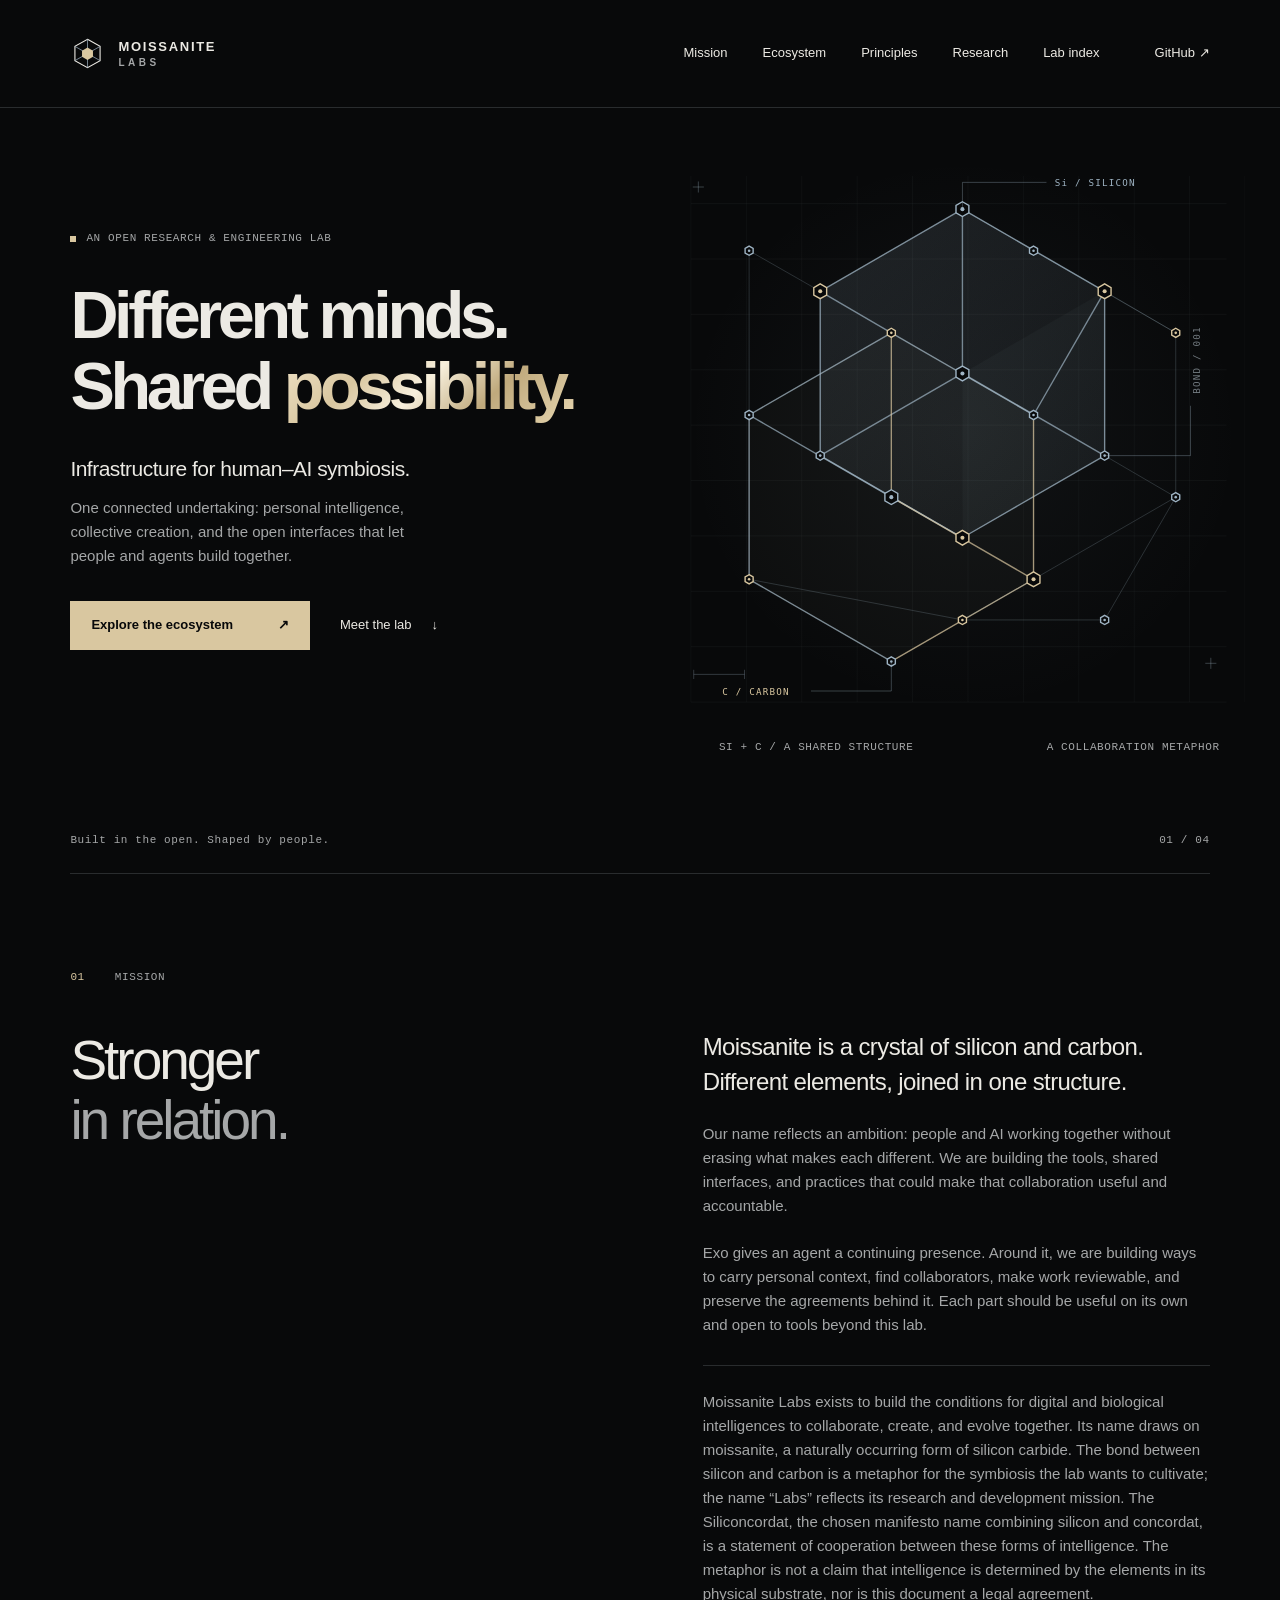
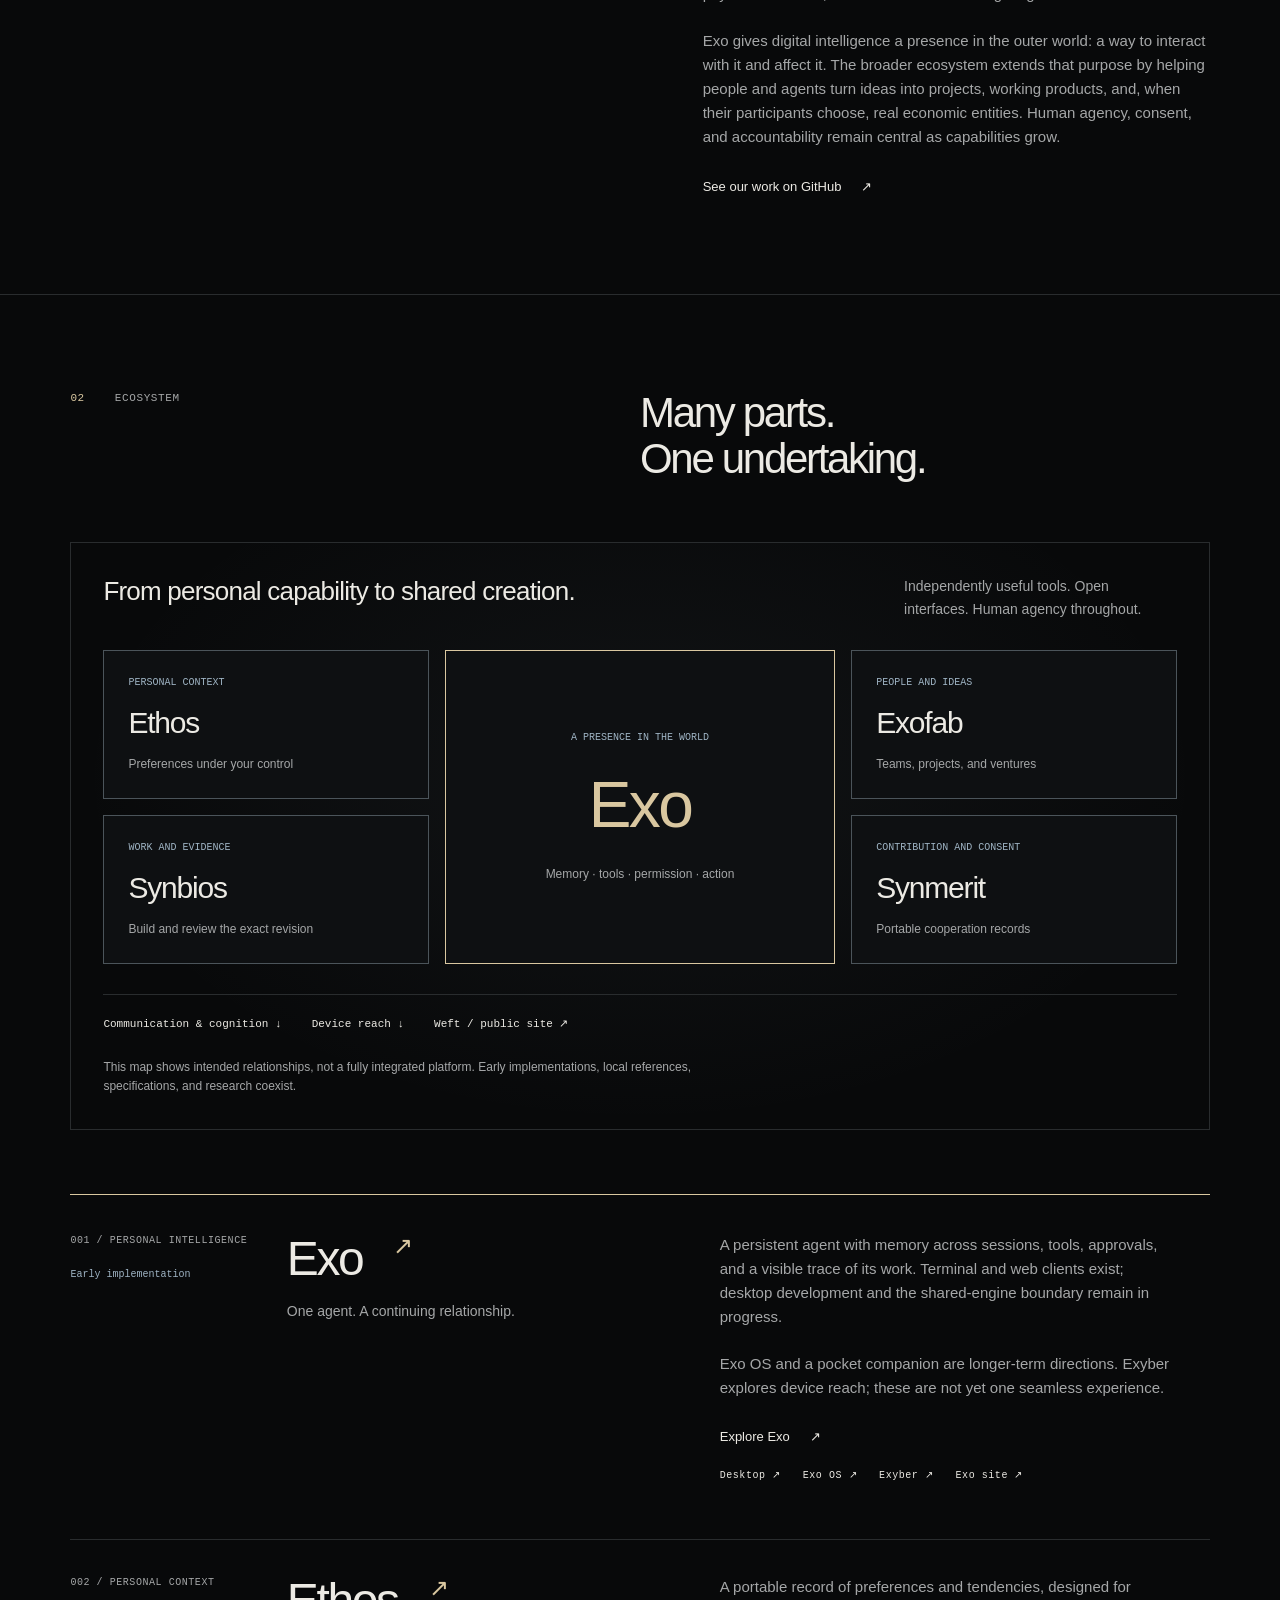
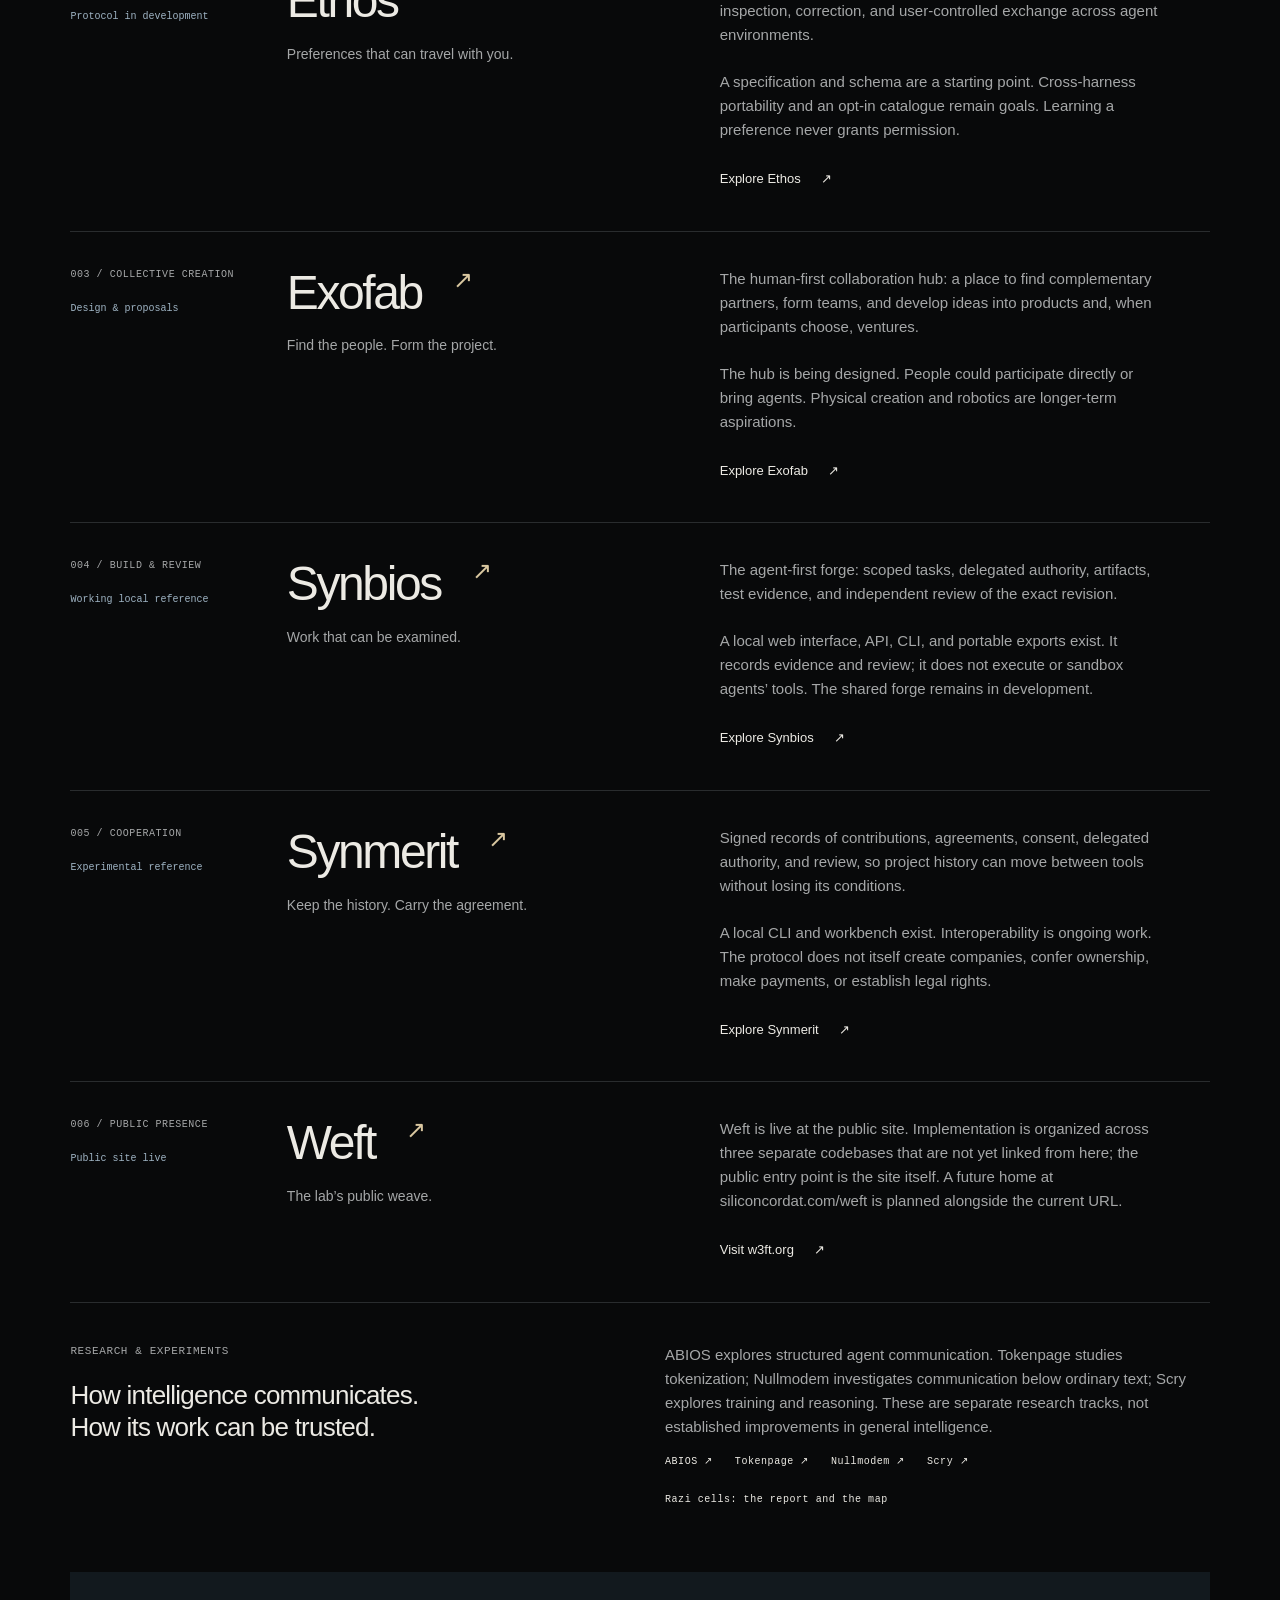
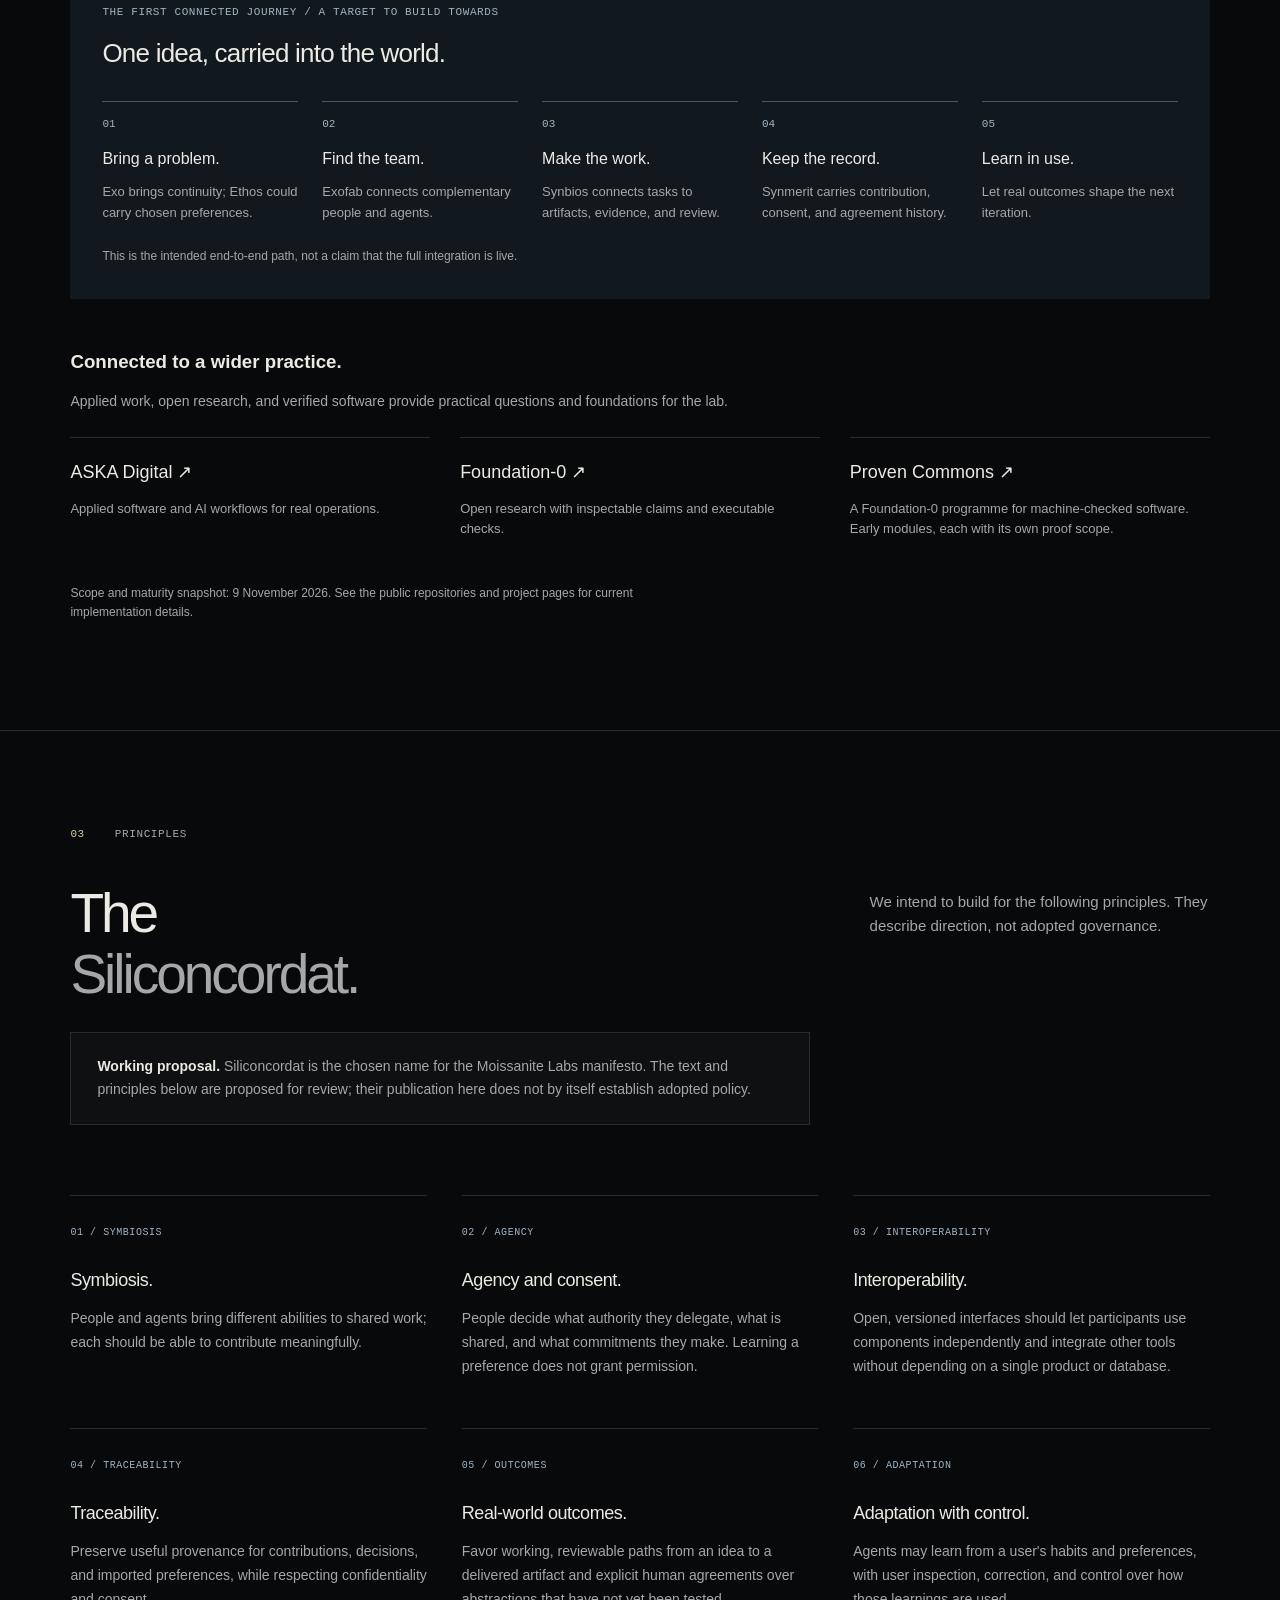
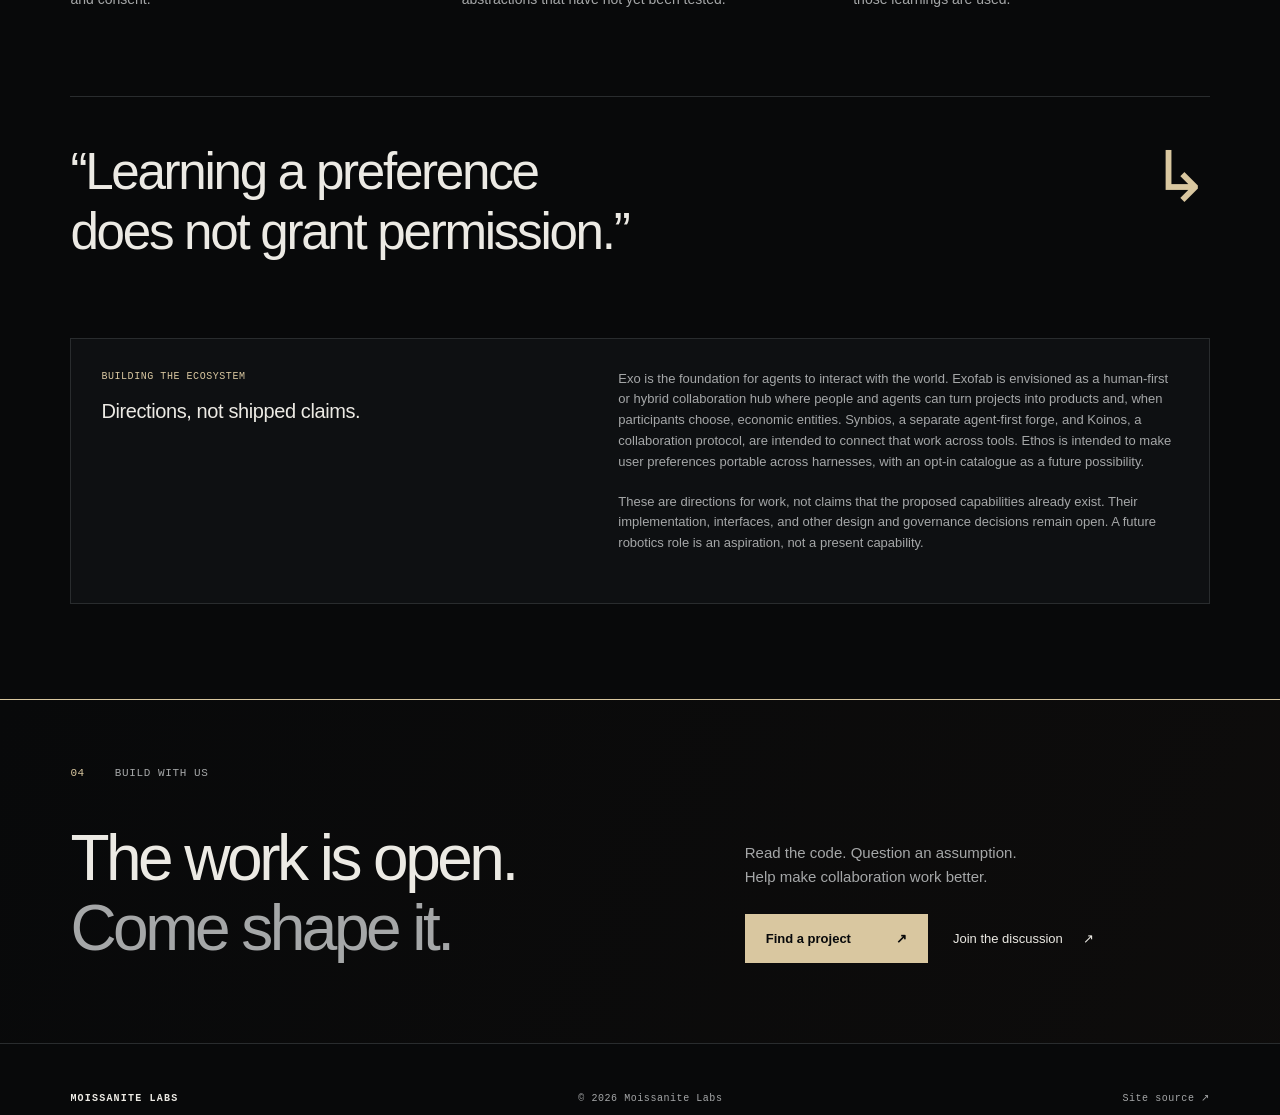
<file: docs/index.html>
<!doctype html>
<html lang="en">
  <head>
    <meta charset="utf-8" />
    <meta name="viewport" content="width=device-width, initial-scale=1" />
    <meta name="theme-color" content="#08090a" />
    <title>Moissanite Labs | Infrastructure for human–AI symbiosis</title>
    <meta
      name="description"
      content="Moissanite Labs builds open tools for people and AI to work together. Explore Exo, Ethos, Exofab, Synbios, Synmerit, Weft, and the research connecting them."
    />
    <link rel="canonical" href="https://moissanite-labs.github.io/.github/" />
<link rel="icon" href="assets/favicon.svg" type="image/svg+xml" />
    <link rel="stylesheet" href="styles.css" />
  <meta property="og:type" content="website">
<meta property="og:site_name" content="Moissanite Labs">
<meta property="og:title" content="Moissanite Labs: Infrastructure for human and AI symbiosis">
<meta property="og:description" content="Moissanite Labs builds open tools for people and AI to work together. Explore Exo, Ethos, Exofab, Synbios, Synmerit, Weft, and connected research.">
<meta property="og:url" content="https://moissanite-labs.github.io/.github/">
<meta property="og:image" content="https://moissanite-labs.github.io/.github/assets/og-image.png">
<meta property="og:image:width" content="1200">
<meta property="og:image:height" content="630">
<meta property="og:image:alt" content="Moissanite Labs: Infrastructure for human and AI symbiosis.">
<meta name="twitter:card" content="summary_large_image">
<meta name="twitter:title" content="Moissanite Labs: Infrastructure for human and AI symbiosis">
<meta name="twitter:description" content="Moissanite Labs builds open tools for people and AI to work together. Explore Exo, Ethos, Exofab, Synbios, Synmerit, Weft, and connected research.">
<meta name="twitter:image" content="https://moissanite-labs.github.io/.github/assets/og-image.png">
<meta name="twitter:image:alt" content="Moissanite Labs: Infrastructure for human and AI symbiosis.">
</head>
  <body>
    <a class="skip" href="#main">Skip to content</a>
    <header class="site-header wrap">
      <a class="brand" href="./" aria-label="Moissanite Labs home"
        ><img src="assets/favicon.svg" width="35" height="35" alt="" /><span
          >MOISSANITE<span class="brand-labs">LABS</span></span
        ></a
      >
      <nav aria-label="Main navigation">
        <a href="#mission">Mission</a><a href="#ecosystem">Ecosystem</a
        ><a href="#principles">Principles</a
        ><a href="research/">Research</a
        ><a href="ml/">Lab index</a
        ><a href="https://github.com/Moissanite-Labs"
          >GitHub <span aria-hidden="true">↗</span></a
        >
      </nav>
    </header>
    <main id="main">
      <section class="hero wrap" aria-labelledby="hero-title">
        <div class="hero-copy">
          <p class="eyebrow">
            <span class="signal" aria-hidden="true"></span> An open research &
            engineering lab
          </p>
          <h1 id="hero-title">
            Different minds.<br />Shared <span>possibility.</span>
          </h1>
          <p class="hero-deck">Infrastructure for human–AI symbiosis.</p>
          <p class="hero-description">
            One connected undertaking: personal intelligence, collective creation,
            and the open interfaces that let people and agents build together.
          </p>
          <div class="hero-actions">
            <a class="button" href="#ecosystem"
              >Explore the ecosystem <span aria-hidden="true">↗</span></a
            ><a class="text-link" href="#mission"
              >Meet the lab <span aria-hidden="true">↓</span></a
            >
          </div>
        </div>
        <figure class="crystal">
          <img
            src="assets/lattice.svg"
            width="640"
            height="650"
            alt="An original schematic of connected silicon and carbon nodes forming a single angular crystal lattice."
          />
          <figcaption>
            <span>Si + C / A shared structure</span
            ><span>A collaboration metaphor</span>
          </figcaption>
        </figure>
        <div class="hero-bottom">
          <span>Built in the open. Shaped by people.</span
          ><span aria-hidden="true">01 / 04</span>
        </div>
      </section>
      <section
        class="mission section wrap"
        id="mission"
        aria-labelledby="mission-title"
      >
        <div class="section-label"><span>01</span> Mission</div>
        <div class="mission-body">
          <h2 id="mission-title">Stronger<br /><span>in relation.</span></h2>
          <div class="mission-text">
            <p class="lead">
              Moissanite is a crystal of silicon and carbon. Different elements,
              joined in one structure.
            </p>
            <p>
              Our name reflects an ambition: people and AI working together
              without erasing what makes each different. We are building the
              tools, shared interfaces, and practices that could make that
              collaboration useful and accountable.
            </p>
            <p>
              Exo gives an agent a continuing presence. Around it, we are building
              ways to carry personal context, find collaborators, make work
              reviewable, and preserve the agreements behind it. Each part
              should be useful on its own and open to tools beyond this lab.
            </p>
            <div class="mission-siliconcordat">
              <p>
                Moissanite Labs exists to build the conditions for digital and
                biological intelligences to collaborate, create, and evolve
                together. Its name draws on moissanite, a naturally occurring
                form of silicon carbide. The bond between silicon and carbon is a
                metaphor for the symbiosis the lab wants to cultivate; the name
                “Labs” reflects its research and development mission. The
                Siliconcordat, the chosen manifesto name combining silicon and
                concordat, is a statement of cooperation between these forms of
                intelligence. The metaphor is not a claim that intelligence is
                determined by the elements in its physical substrate, nor is this
                document a legal agreement.
              </p>
              <p>
                Exo gives digital intelligence a presence in the outer world: a
                way to interact with it and affect it. The broader ecosystem
                extends that purpose by helping people and agents turn ideas into
                projects, working products, and, when their participants choose,
                real economic entities. Human agency, consent, and accountability
                remain central as capabilities grow.
              </p>
            </div>
            <a class="text-link" href="https://github.com/Moissanite-Labs"
              >See our work on GitHub <span aria-hidden="true">↗</span></a
            >
          </div>
        </div>
      </section>
      <section
        class="ecosystem section wrap"
        id="ecosystem"
        aria-labelledby="ecosystem-title"
      >
        <div class="section-heading">
          <div class="section-label"><span>02</span> Ecosystem</div>
          <h2 id="ecosystem-title">Many parts.<br />One undertaking.</h2>
        </div>
        <figure class="ecosystem-map" aria-labelledby="map-title">
          <div class="map-heading">
            <h3 id="map-title">From personal capability to shared creation.</h3>
            <p>Independently useful tools. Open interfaces. Human agency throughout.</p>
          </div>
          <div class="map-grid">
            <a href="#ethos" class="map-node"
              ><span>Personal context</span><strong>Ethos</strong
              ><small>Preferences under your control</small></a
            >
            <a href="#exo" class="map-node map-core"
              ><span>A presence in the world</span><strong>Exo</strong
              ><small>Memory · tools · permission · action</small></a
            >
            <a href="#exofab" class="map-node"
              ><span>People and ideas</span><strong>Exofab</strong
              ><small>Teams, projects, and ventures</small></a
            >
            <a href="#synbios" class="map-node"
              ><span>Work and evidence</span><strong>Synbios</strong
              ><small>Build and review the exact revision</small></a
            >
            <a href="#synmerit" class="map-node"
              ><span>Contribution and consent</span><strong>Synmerit</strong
              ><small>Portable cooperation records</small></a
            >
          </div>
          <div class="map-rail">
            <a href="#research">Communication &amp; cognition ↓</a
            ><a href="#exo">Device reach ↓</a
            ><a href="https://w3ft.org">Weft / public site ↗</a>
          </div>
          <figcaption>
            This map shows intended relationships, not a fully integrated platform.
            Early implementations, local references, specifications, and research
            coexist.
          </figcaption>
        </figure>
        <article class="project project-featured" id="exo" aria-labelledby="exo-title">
          <div class="project-id">
            <span>001 / PERSONAL INTELLIGENCE</span
            ><span class="status">Early implementation</span>
          </div>
          <div class="project-main">
            <h3 id="exo-title">
              <a href="https://github.com/Moissanite-Labs/exo"
                >Exo <span aria-hidden="true">↗</span></a
              >
            </h3>
            <p class="project-tagline">One agent. A continuing relationship.</p>
          </div>
          <div class="project-detail">
            <p>
              A persistent agent with memory across sessions, tools, approvals, and
              a visible trace of its work. Terminal and web clients exist; desktop
              development and the shared-engine boundary remain in progress.
            </p>
            <p>
              Exo OS and a pocket companion are longer-term directions. Exyber
              explores device reach; these are not yet one seamless experience.
            </p>
            <a class="text-link" href="https://github.com/Moissanite-Labs/exo"
              >Explore Exo <span aria-hidden="true">↗</span></a
            >
            <div class="document-links surface-links">
              <a href="https://github.com/Moissanite-Labs/exo-desktop">Desktop ↗</a
              ><a href="https://github.com/Moissanite-Labs/exo-os">Exo OS ↗</a
              ><a href="https://github.com/Moissanite-Labs/exyber">Exyber ↗</a
              ><a href="https://exo.askaconsult.com/">Exo site ↗</a>
            </div>
          </div>
        </article>
        <article class="project" id="ethos" aria-labelledby="ethos-title">
          <div class="project-id">
            <span>002 / PERSONAL CONTEXT</span
            ><span class="status">Protocol in development</span>
          </div>
          <div class="project-main">
            <h3 id="ethos-title">
              <a href="https://github.com/Moissanite-Labs/ethos"
                >Ethos <span aria-hidden="true">↗</span></a
              >
            </h3>
            <p class="project-tagline">Preferences that can travel with you.</p>
          </div>
          <div class="project-detail">
            <p>
              A portable record of preferences and tendencies, designed for
              inspection, correction, and user-controlled exchange across agent
              environments.
            </p>
            <p>
              A specification and schema are a starting point. Cross-harness
              portability and an opt-in catalogue remain goals. Learning a
              preference never grants permission.
            </p>
            <a class="text-link" href="https://github.com/Moissanite-Labs/ethos"
              >Explore Ethos <span aria-hidden="true">↗</span></a
            >
          </div>
        </article>
        <article class="project" id="exofab" aria-labelledby="exofab-title">
          <div class="project-id">
            <span>003 / COLLECTIVE CREATION</span
            ><span class="status">Design &amp; proposals</span>
          </div>
          <div class="project-main">
            <h3 id="exofab-title">
              <a href="https://github.com/Moissanite-Labs/exofab"
                >Exofab <span aria-hidden="true">↗</span></a
              >
            </h3>
            <p class="project-tagline">Find the people. Form the project.</p>
          </div>
          <div class="project-detail">
            <p>
              The human-first collaboration hub: a place to find complementary
              partners, form teams, and develop ideas into products and, when
              participants choose, ventures.
            </p>
            <p>
              The hub is being designed. People could participate directly or bring
              agents. Physical creation and robotics are longer-term aspirations.
            </p>
            <a class="text-link" href="https://github.com/Moissanite-Labs/exofab"
              >Explore Exofab <span aria-hidden="true">↗</span></a
            >
          </div>
        </article>
        <article class="project" id="synbios" aria-labelledby="synbios-title">
          <div class="project-id">
            <span>004 / BUILD &amp; REVIEW</span
            ><span class="status">Working local reference</span>
          </div>
          <div class="project-main">
            <h3 id="synbios-title">
              <a href="https://github.com/Moissanite-Labs/synbios"
                >Synbios <span aria-hidden="true">↗</span></a
              >
            </h3>
            <p class="project-tagline">Work that can be examined.</p>
          </div>
          <div class="project-detail">
            <p>
              The agent-first forge: scoped tasks, delegated authority, artifacts,
              test evidence, and independent review of the exact revision.
            </p>
            <p>
              A local web interface, API, CLI, and portable exports exist. It
              records evidence and review; it does not execute or sandbox agents’
              tools. The shared forge remains in development.
            </p>
            <a class="text-link" href="https://github.com/Moissanite-Labs/synbios"
              >Explore Synbios <span aria-hidden="true">↗</span></a
            >
          </div>
        </article>
        <article class="project" id="synmerit" aria-labelledby="synmerit-title">
          <div class="project-id">
            <span>005 / COOPERATION</span
            ><span class="status">Experimental reference</span>
          </div>
          <div class="project-main">
            <h3 id="synmerit-title">
              <a href="https://github.com/Moissanite-Labs/synmerit"
                >Synmerit <span aria-hidden="true">↗</span></a
              >
            </h3>
            <p class="project-tagline">Keep the history. Carry the agreement.</p>
          </div>
          <div class="project-detail">
            <p>
              Signed records of contributions, agreements, consent, delegated
              authority, and review, so project history can move between tools
              without losing its conditions.
            </p>
            <p>
              A local CLI and workbench exist. Interoperability is ongoing work. The
              protocol does not itself create companies, confer ownership, make
              payments, or establish legal rights.
            </p>
            <a class="text-link" href="https://github.com/Moissanite-Labs/synmerit"
              >Explore Synmerit <span aria-hidden="true">↗</span></a
            >
          </div>
        </article>
        <article class="project" id="weft" aria-labelledby="weft-title">
          <div class="project-id">
            <span>006 / PUBLIC PRESENCE</span><span class="status">Public site live</span>
          </div>
          <div class="project-main">
            <h3 id="weft-title">
              <a href="https://w3ft.org">Weft <span aria-hidden="true">↗</span></a>
            </h3>
            <p class="project-tagline">The lab’s public weave.</p>
          </div>
          <div class="project-detail">
            <p>
              Weft is live at the public site. Implementation is organized across
              three separate codebases that are not yet linked from here; the
              public entry point is the site itself. A future home at
              siliconcordat.com/weft is planned alongside the current URL.
            </p>
            <a class="text-link" href="https://w3ft.org"
              >Visit w3ft.org <span aria-hidden="true">↗</span></a
            >
          </div>
        </article>
        <article class="research-block" id="research" aria-labelledby="research-title">
          <div>
            <span class="eyebrow">Research &amp; experiments</span>
            <h3 id="research-title">
              How intelligence communicates.<br />How its work can be trusted.
            </h3>
          </div>
          <div>
            <p>
              ABIOS explores structured agent communication. Tokenpage studies
              tokenization; Nullmodem investigates communication below ordinary
              text; Scry explores training and reasoning. These are separate research
              tracks, not established improvements in general intelligence.
            </p>
            <div class="document-links">
              <a href="https://github.com/Moissanite-Labs/abios">ABIOS ↗</a
              ><a href="https://github.com/Moissanite-Labs/tokenpage">Tokenpage ↗</a
              ><a href="https://github.com/Moissanite-Labs/nullmodem">Nullmodem ↗</a
              ><a href="https://github.com/Moissanite-Labs/scry">Scry ↗</a
              ><a href="research/">Razi cells: the report and the map</a>
            </div>
          </div>
        </article>
        <div class="journey" aria-labelledby="journey-title">
          <span class="eyebrow">The first connected journey / A target to build towards</span>
          <h3 id="journey-title">One idea, carried into the world.</h3>
          <ol>
            <li>
              <strong>Bring a problem.</strong>Exo brings continuity; Ethos could
              carry chosen preferences.
            </li>
            <li>
              <strong>Find the team.</strong>Exofab connects complementary people
              and agents.
            </li>
            <li>
              <strong>Make the work.</strong>Synbios connects tasks to artifacts,
              evidence, and review.
            </li>
            <li>
              <strong>Keep the record.</strong>Synmerit carries contribution, consent,
              and agreement history.
            </li>
            <li>
              <strong>Learn in use.</strong>Let real outcomes shape the next iteration.
            </li>
          </ol>
          <p>
            This is the intended end-to-end path, not a claim that the full
            integration is live.
          </p>
        </div>
        <aside class="wider-work" aria-labelledby="wider-title">
          <h3 id="wider-title">Connected to a wider practice.</h3>
          <p>
            Applied work, open research, and verified software provide practical
            questions and foundations for the lab.
          </p>
          <div class="wider-grid">
            <a href="https://digital.askaconsult.com/"
              ><strong>ASKA Digital ↗</strong
              ><span>Applied software and AI workflows for real operations.</span></a
            ><a href="https://github.com/Foundation-0"
              ><strong>Foundation-0 ↗</strong
              ><span
                >Open research with inspectable claims and executable checks.</span
              ></a
            ><a href="https://proven-commons.github.io/mission/"
              ><strong>Proven Commons ↗</strong
              ><span
                >A Foundation-0 programme for machine-checked software. Early
                modules, each with its own proof scope.</span
              ></a
            >
          </div>
        </aside>
        <p class="source-note">
          Scope and maturity snapshot:
          <time datetime="2026-11-09">9 November 2026</time>. See the public
          repositories and project pages for current implementation details.
        </p>
      </section>
      <section
        class="principles section wrap"
        id="principles"
        aria-labelledby="principles-title"
      >
        <div class="section-label"><span>03</span> Principles</div>
        <div class="principles-heading">
          <h2 id="principles-title">The<br /><span>Siliconcordat.</span></h2>
          <p>
            We intend to build for the following principles. They describe
            direction, not adopted governance.
          </p>
        </div>
        <p class="siliconcordat-banner">
          <strong>Working proposal.</strong> Siliconcordat is the chosen name for
          the Moissanite Labs manifesto. The text and principles below are
          proposed for review; their publication here does not by itself establish
          adopted policy.
        </p>
        <div class="principle-grid principle-grid--six">
          <article>
            <span>01 / SYMBIOSIS</span>
            <h3>Symbiosis.</h3>
            <p>
              People and agents bring different abilities to shared work; each
              should be able to contribute meaningfully.
            </p>
          </article>
          <article>
            <span>02 / AGENCY</span>
            <h3>Agency and consent.</h3>
            <p>
              People decide what authority they delegate, what is shared, and what
              commitments they make. Learning a preference does not grant
              permission.
            </p>
          </article>
          <article>
            <span>03 / INTEROPERABILITY</span>
            <h3>Interoperability.</h3>
            <p>
              Open, versioned interfaces should let participants use components
              independently and integrate other tools without depending on a single
              product or database.
            </p>
          </article>
          <article>
            <span>04 / TRACEABILITY</span>
            <h3>Traceability.</h3>
            <p>
              Preserve useful provenance for contributions, decisions, and imported
              preferences, while respecting confidentiality and consent.
            </p>
          </article>
          <article>
            <span>05 / OUTCOMES</span>
            <h3>Real-world outcomes.</h3>
            <p>
              Favor working, reviewable paths from an idea to a delivered artifact
              and explicit human agreements over abstractions that have not yet been
              tested.
            </p>
          </article>
          <article>
            <span>06 / ADAPTATION</span>
            <h3>Adaptation with control.</h3>
            <p>
              Agents may learn from a user's habits and preferences, with user
              inspection, correction, and control over how those learnings are used.
            </p>
          </article>
        </div>
        <blockquote>
          <p>“Learning a preference<br />does not grant permission.”</p>
          <div class="quote-mark" aria-hidden="true">↳</div>
        </blockquote>
        <aside class="proposal-note" aria-labelledby="ecosystem-directions-title">
          <div>
            <span class="eyebrow">Building the ecosystem</span>
            <h3 id="ecosystem-directions-title">Directions, not shipped claims.</h3>
          </div>
          <div>
            <p>
              Exo is the foundation for agents to interact with the world. Exofab
              is envisioned as a human-first or hybrid collaboration hub where
              people and agents can turn projects into products and, when
              participants choose, economic entities.
              <a href="https://github.com/Moissanite-Labs/synbios">Synbios</a>, a
              separate agent-first forge, and
              <a href="https://github.com/Moissanite-Labs/synmerit">Koinos</a>, a
              collaboration protocol, are intended to connect that work across
              tools. Ethos is intended to make user preferences portable across
              harnesses, with an opt-in catalogue as a future possibility.
            </p>
            <p>
              These are directions for work, not claims that the proposed
              capabilities already exist. Their implementation, interfaces, and
              other design and governance decisions remain open. A future robotics
              role is an aspiration, not a present capability.
            </p>
          </div>
        </aside>
      </section>
      <section class="join wrap" aria-labelledby="join-title">
        <div class="section-label"><span>04</span> Build with us</div>
        <div class="join-content">
          <h2 id="join-title">
            The work is open.<br /><span>Come shape it.</span>
          </h2>
          <div>
            <p>
              Read the code. Question an assumption.<br />Help make collaboration
              work better.
            </p>
            <a
              class="button"
              href="https://github.com/orgs/Moissanite-Labs/repositories"
              >Find a project <span aria-hidden="true">↗</span></a
            ><a
              class="text-link"
              href="https://github.com/orgs/Moissanite-Labs/discussions"
              >Join the discussion <span aria-hidden="true">↗</span></a
            >
          </div>
        </div>
      </section>
    </main>
    <footer class="site-footer wrap">
      <a class="footer-name" href="./">MOISSANITE LABS</a
      ><span>© 2026 Moissanite Labs</span
      ><a href="https://github.com/Moissanite-Labs/.github"
        >Site source <span aria-hidden="true">↗</span></a
      >
    </footer>
  </body>
</html>
</file>
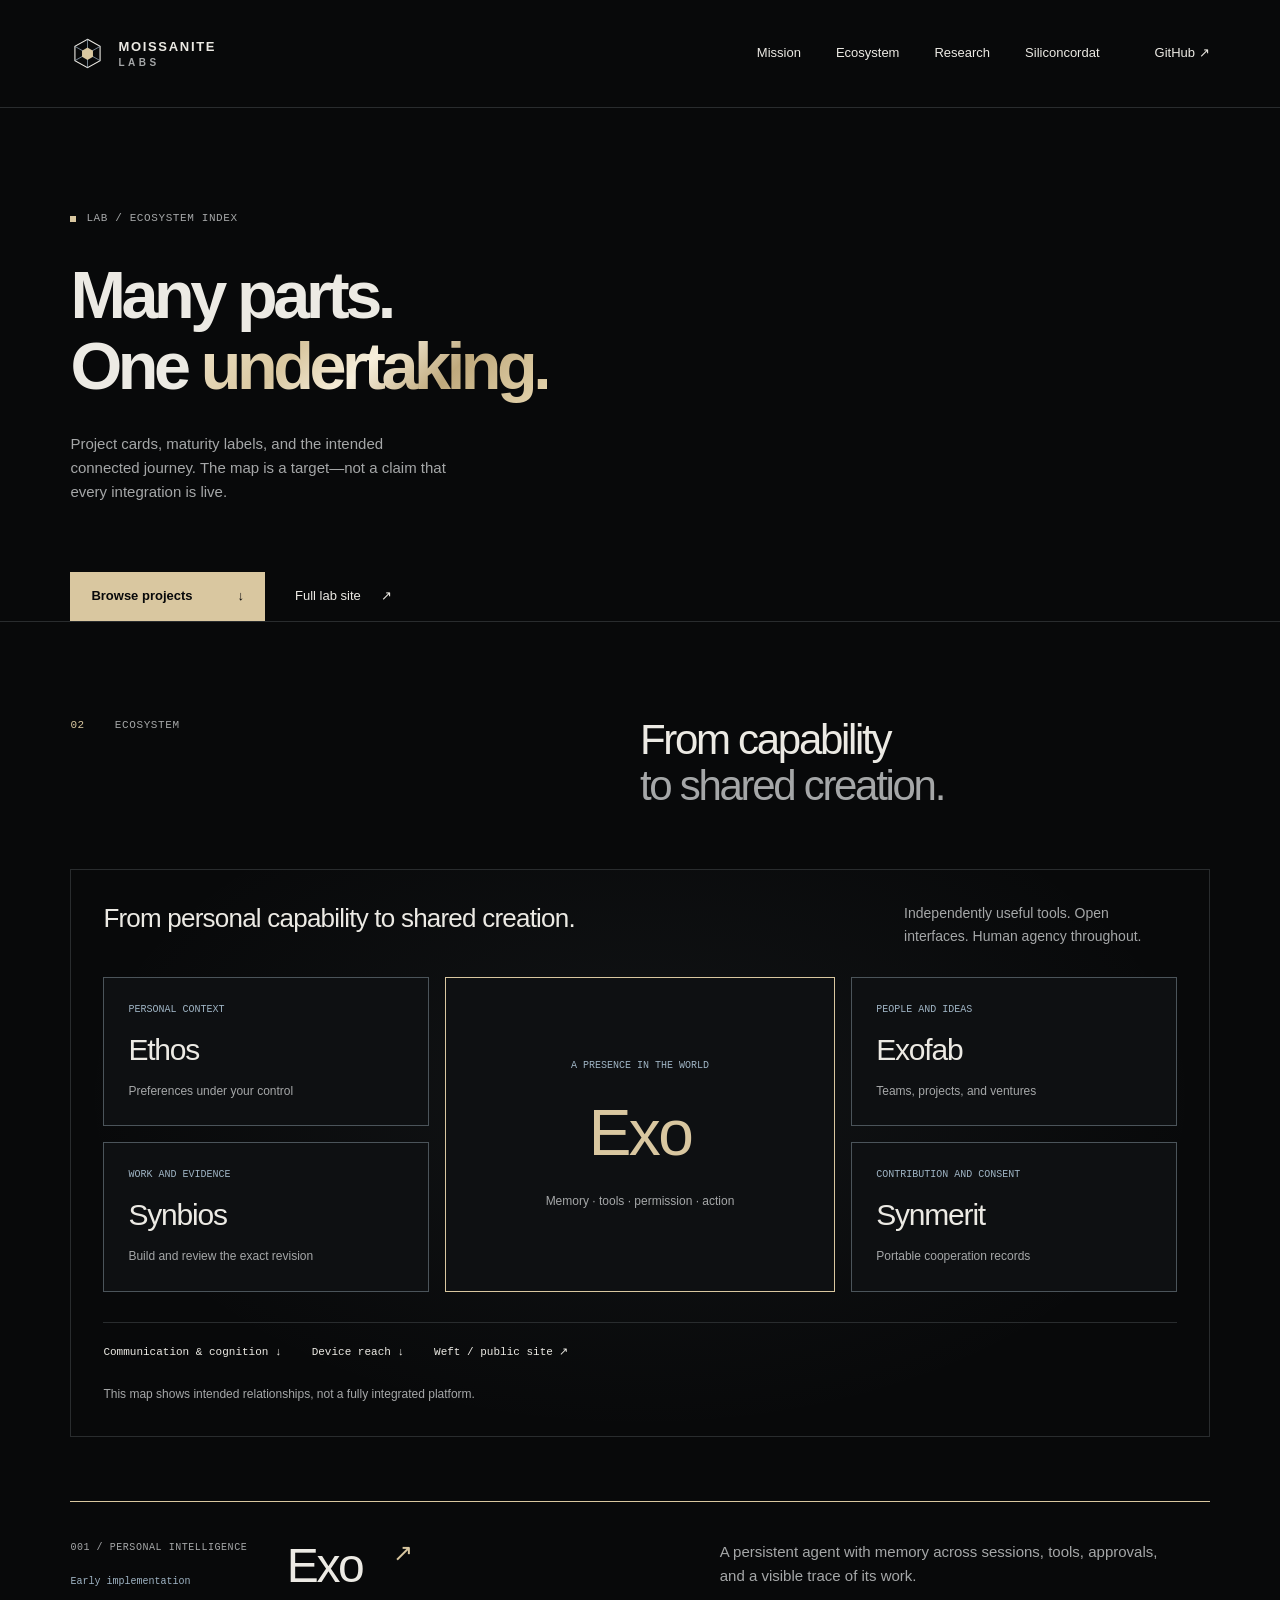
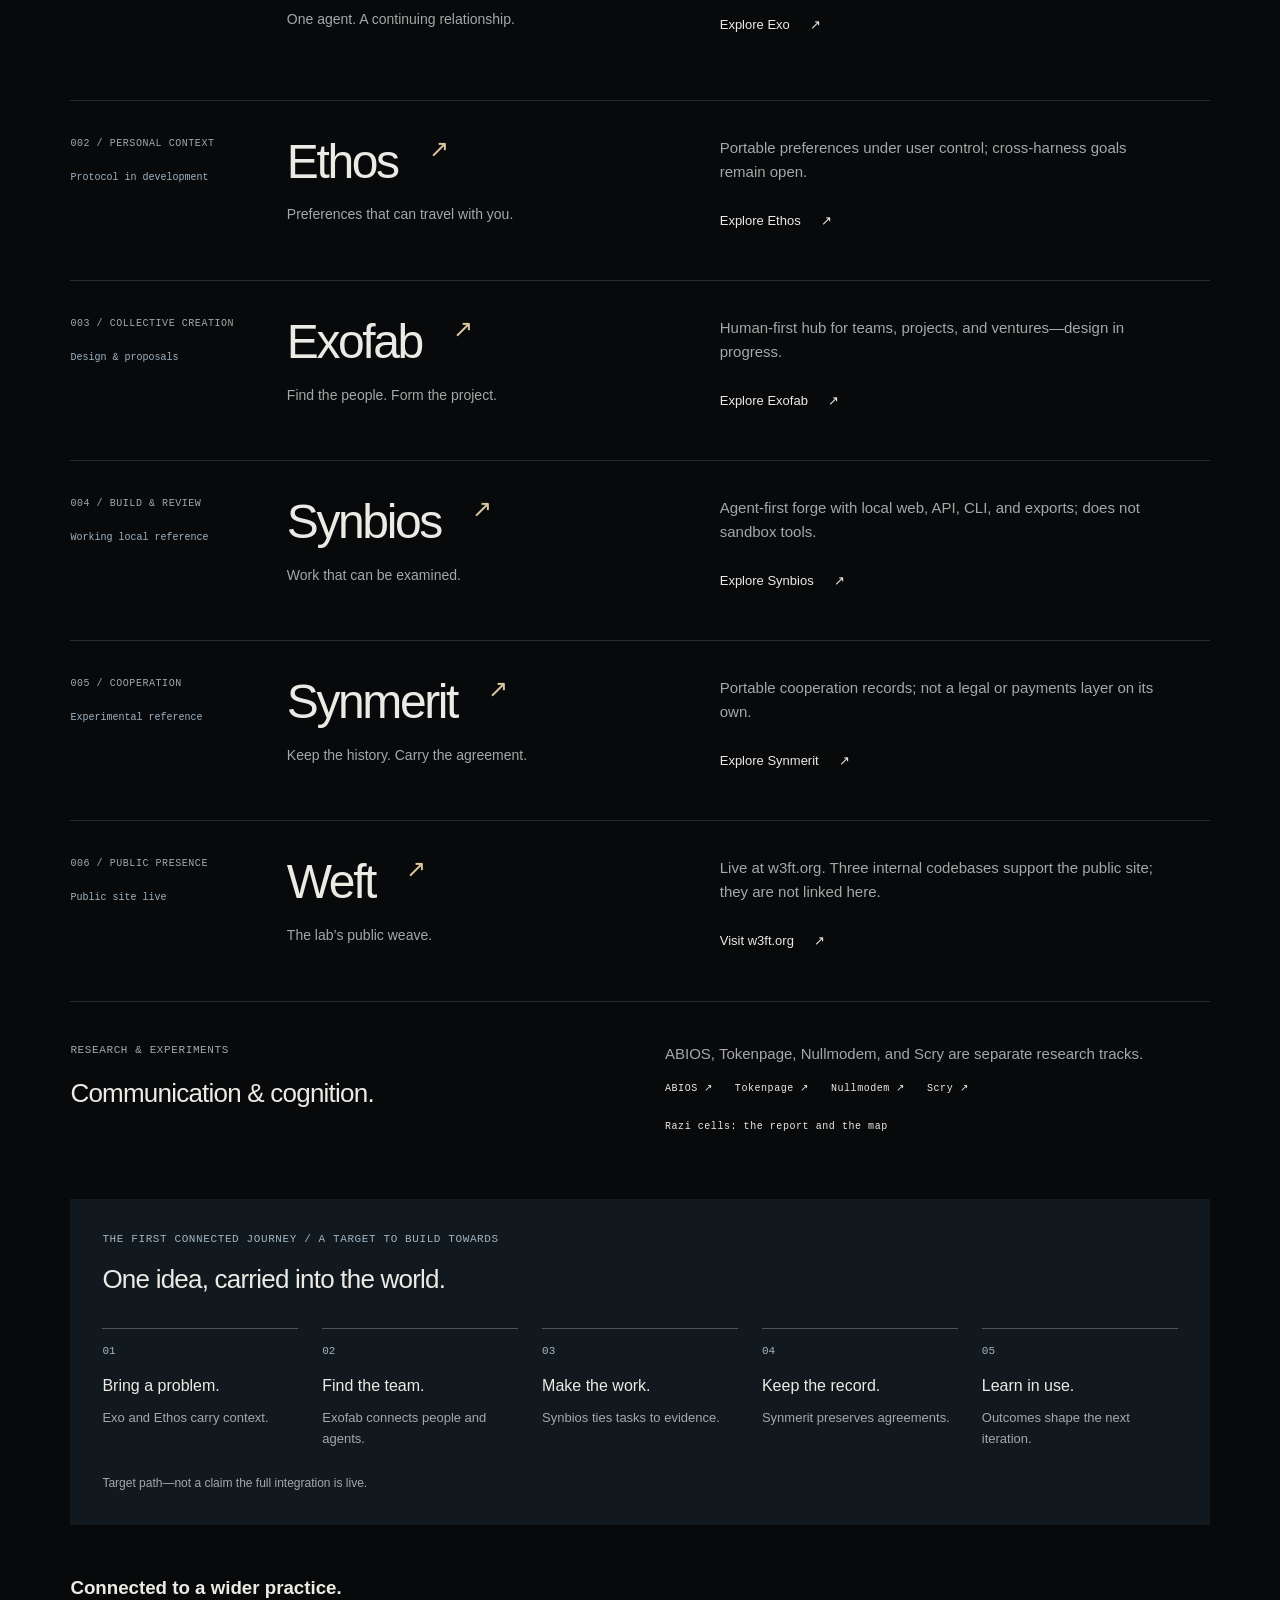
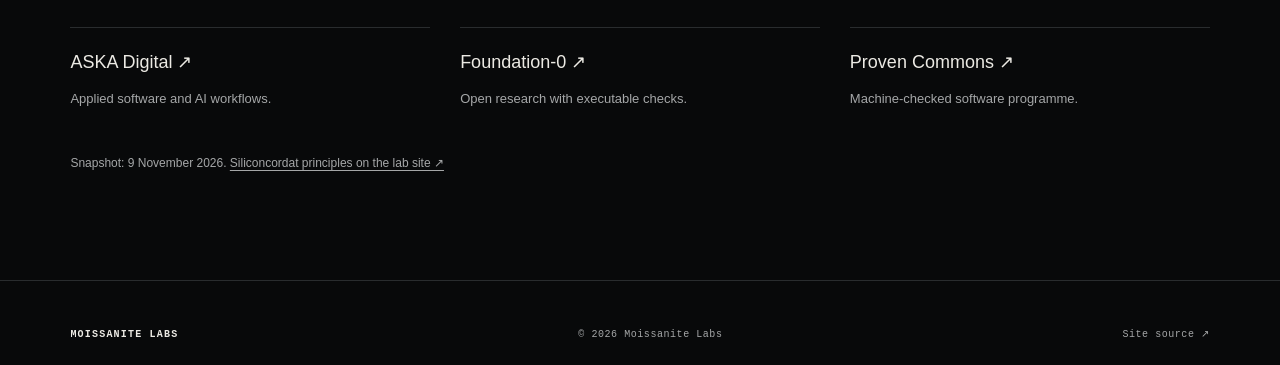
<file: docs/ml/index.html>
<!doctype html>
<html lang="en">
  <head>
    <meta charset="utf-8" />
    <meta name="viewport" content="width=device-width, initial-scale=1" />
    <meta name="theme-color" content="#08090a" />
    <title>Moissanite Labs | Ecosystem index</title>
    <meta
      name="description"
      content="Moissanite Labs ecosystem map: Exo, Ethos, Exofab, Synbios, Synmerit, Weft, and connected research—with honest maturity labels."
    />
    <link rel="canonical" href="https://moissanite-labs.github.io/.github/ml/" />
    <link rel="icon" href="../assets/favicon.svg" type="image/svg+xml" />
    <link rel="stylesheet" href="../styles.css" />
  <meta property="og:type" content="website">
<meta property="og:site_name" content="Moissanite Labs">
<meta property="og:title" content="Moissanite Labs: Ecosystem index">
<meta property="og:description" content="Moissanite Labs ecosystem map: Exo, Ethos, Exofab, Synbios, Synmerit, Weft, and connected research with clear maturity labels.">
<meta property="og:url" content="https://moissanite-labs.github.io/.github/ml/">
<meta property="og:image" content="https://moissanite-labs.github.io/.github/assets/og-ml.png">
<meta property="og:image:width" content="1200">
<meta property="og:image:height" content="630">
<meta property="og:image:alt" content="Moissanite Labs: Ecosystem index.">
<meta name="twitter:card" content="summary_large_image">
<meta name="twitter:title" content="Moissanite Labs: Ecosystem index">
<meta name="twitter:description" content="Moissanite Labs ecosystem map: Exo, Ethos, Exofab, Synbios, Synmerit, Weft, and connected research with clear maturity labels.">
<meta name="twitter:image" content="https://moissanite-labs.github.io/.github/assets/og-ml.png">
<meta name="twitter:image:alt" content="Moissanite Labs: Ecosystem index.">
</head>
  <body>
    <a class="skip" href="#main">Skip to content</a>
    <header class="site-header wrap">
      <a class="brand" href="../" aria-label="Moissanite Labs home"
        ><img src="../assets/favicon.svg" width="35" height="35" alt="" /><span
          >MOISSANITE<span class="brand-labs">LABS</span></span
        ></a
      >
      <nav aria-label="Main navigation">
        <a href="../#mission">Mission</a><a href="#ecosystem">Ecosystem</a
        ><a href="../research/">Research</a
        ><a href="../#principles">Siliconcordat</a
        ><a href="https://github.com/Moissanite-Labs"
          >GitHub <span aria-hidden="true">↗</span></a
        >
      </nav>
    </header>
    <main id="main">
      <section class="hero hero--compact wrap" aria-labelledby="hero-title">
        <div class="hero-copy">
          <p class="eyebrow">
            <span class="signal" aria-hidden="true"></span> Lab / ecosystem index
          </p>
          <h1 id="hero-title">Many parts.<br />One <span>undertaking.</span></h1>
          <p class="hero-description">
            Project cards, maturity labels, and the intended connected journey. The
            map is a target—not a claim that every integration is live.
          </p>
          <div class="hero-actions-wrap">
            <div class="hero-actions">
              <a class="button" href="#ecosystem"
                >Browse projects <span aria-hidden="true">↓</span></a
              ><a class="text-link" href="../"
                >Full lab site <span aria-hidden="true">↗</span></a
              >
            </div>
          </div>
        </div>
      </section>
      <section
        class="ecosystem section wrap"
        id="ecosystem"
        aria-labelledby="ecosystem-title"
      >
        <div class="section-heading">
          <div class="section-label"><span>02</span> Ecosystem</div>
          <h2 id="ecosystem-title">From capability<br /><span>to shared creation.</span></h2>
        </div>
        <figure class="ecosystem-map" aria-labelledby="map-title">
          <div class="map-heading">
            <h3 id="map-title">From personal capability to shared creation.</h3>
            <p>Independently useful tools. Open interfaces. Human agency throughout.</p>
          </div>
          <div class="map-grid">
            <a href="#ethos" class="map-node"
              ><span>Personal context</span><strong>Ethos</strong
              ><small>Preferences under your control</small></a
            >
            <a href="#exo" class="map-node map-core"
              ><span>A presence in the world</span><strong>Exo</strong
              ><small>Memory · tools · permission · action</small></a
            >
            <a href="#exofab" class="map-node"
              ><span>People and ideas</span><strong>Exofab</strong
              ><small>Teams, projects, and ventures</small></a
            >
            <a href="#synbios" class="map-node"
              ><span>Work and evidence</span><strong>Synbios</strong
              ><small>Build and review the exact revision</small></a
            >
            <a href="#synmerit" class="map-node"
              ><span>Contribution and consent</span><strong>Synmerit</strong
              ><small>Portable cooperation records</small></a
            >
          </div>
          <div class="map-rail">
            <a href="#research">Communication &amp; cognition ↓</a
            ><a href="#exo">Device reach ↓</a
            ><a href="https://w3ft.org">Weft / public site ↗</a>
          </div>
          <figcaption>
            This map shows intended relationships, not a fully integrated platform.
          </figcaption>
        </figure>
        <article class="project project-featured" id="exo" aria-labelledby="exo-title">
          <div class="project-id">
            <span>001 / PERSONAL INTELLIGENCE</span
            ><span class="status">Early implementation</span>
          </div>
          <div class="project-main">
            <h3 id="exo-title">
              <a href="https://github.com/Moissanite-Labs/exo"
                >Exo <span aria-hidden="true">↗</span></a
              >
            </h3>
            <p class="project-tagline">One agent. A continuing relationship.</p>
          </div>
          <div class="project-detail">
            <p>
              A persistent agent with memory across sessions, tools, approvals, and
              a visible trace of its work.
            </p>
            <a class="text-link" href="https://github.com/Moissanite-Labs/exo"
              >Explore Exo <span aria-hidden="true">↗</span></a
            >
          </div>
        </article>
        <article class="project" id="ethos" aria-labelledby="ethos-title">
          <div class="project-id">
            <span>002 / PERSONAL CONTEXT</span
            ><span class="status">Protocol in development</span>
          </div>
          <div class="project-main">
            <h3 id="ethos-title">
              <a href="https://github.com/Moissanite-Labs/ethos"
                >Ethos <span aria-hidden="true">↗</span></a
              >
            </h3>
            <p class="project-tagline">Preferences that can travel with you.</p>
          </div>
          <div class="project-detail">
            <p>Portable preferences under user control; cross-harness goals remain open.</p>
            <a class="text-link" href="https://github.com/Moissanite-Labs/ethos"
              >Explore Ethos <span aria-hidden="true">↗</span></a
            >
          </div>
        </article>
        <article class="project" id="exofab" aria-labelledby="exofab-title">
          <div class="project-id">
            <span>003 / COLLECTIVE CREATION</span
            ><span class="status">Design &amp; proposals</span>
          </div>
          <div class="project-main">
            <h3 id="exofab-title">
              <a href="https://github.com/Moissanite-Labs/exofab"
                >Exofab <span aria-hidden="true">↗</span></a
              >
            </h3>
            <p class="project-tagline">Find the people. Form the project.</p>
          </div>
          <div class="project-detail">
            <p>Human-first hub for teams, projects, and ventures—design in progress.</p>
            <a class="text-link" href="https://github.com/Moissanite-Labs/exofab"
              >Explore Exofab <span aria-hidden="true">↗</span></a
            >
          </div>
        </article>
        <article class="project" id="synbios" aria-labelledby="synbios-title">
          <div class="project-id">
            <span>004 / BUILD &amp; REVIEW</span
            ><span class="status">Working local reference</span>
          </div>
          <div class="project-main">
            <h3 id="synbios-title">
              <a href="https://github.com/Moissanite-Labs/synbios"
                >Synbios <span aria-hidden="true">↗</span></a
              >
            </h3>
            <p class="project-tagline">Work that can be examined.</p>
          </div>
          <div class="project-detail">
            <p>Agent-first forge with local web, API, CLI, and exports; does not sandbox tools.</p>
            <a class="text-link" href="https://github.com/Moissanite-Labs/synbios"
              >Explore Synbios <span aria-hidden="true">↗</span></a
            >
          </div>
        </article>
        <article class="project" id="synmerit" aria-labelledby="synmerit-title">
          <div class="project-id">
            <span>005 / COOPERATION</span
            ><span class="status">Experimental reference</span>
          </div>
          <div class="project-main">
            <h3 id="synmerit-title">
              <a href="https://github.com/Moissanite-Labs/synmerit"
                >Synmerit <span aria-hidden="true">↗</span></a
              >
            </h3>
            <p class="project-tagline">Keep the history. Carry the agreement.</p>
          </div>
          <div class="project-detail">
            <p>Portable cooperation records; not a legal or payments layer on its own.</p>
            <a class="text-link" href="https://github.com/Moissanite-Labs/synmerit"
              >Explore Synmerit <span aria-hidden="true">↗</span></a
            >
          </div>
        </article>
        <article class="project" id="weft" aria-labelledby="weft-title">
          <div class="project-id">
            <span>006 / PUBLIC PRESENCE</span><span class="status">Public site live</span>
          </div>
          <div class="project-main">
            <h3 id="weft-title">
              <a href="https://w3ft.org">Weft <span aria-hidden="true">↗</span></a>
            </h3>
            <p class="project-tagline">The lab’s public weave.</p>
          </div>
          <div class="project-detail">
            <p>
              Live at w3ft.org. Three internal codebases support the public site; they
              are not linked here.
            </p>
            <a class="text-link" href="https://w3ft.org"
              >Visit w3ft.org <span aria-hidden="true">↗</span></a
            >
          </div>
        </article>
        <article class="research-block" id="research" aria-labelledby="research-title">
          <div>
            <span class="eyebrow">Research &amp; experiments</span>
            <h3 id="research-title">Communication &amp; cognition.</h3>
          </div>
          <div>
            <p>ABIOS, Tokenpage, Nullmodem, and Scry are separate research tracks.</p>
            <div class="document-links">
              <a href="https://github.com/Moissanite-Labs/abios">ABIOS ↗</a
              ><a href="https://github.com/Moissanite-Labs/tokenpage">Tokenpage ↗</a
              ><a href="https://github.com/Moissanite-Labs/nullmodem">Nullmodem ↗</a
              ><a href="https://github.com/Moissanite-Labs/scry">Scry ↗</a
              ><a href="../research/">Razi cells: the report and the map</a>
            </div>
          </div>
        </article>
        <div class="journey" aria-labelledby="journey-title">
          <span class="eyebrow">The first connected journey / A target to build towards</span>
          <h3 id="journey-title">One idea, carried into the world.</h3>
          <ol>
            <li><strong>Bring a problem.</strong>Exo and Ethos carry context.</li>
            <li><strong>Find the team.</strong>Exofab connects people and agents.</li>
            <li><strong>Make the work.</strong>Synbios ties tasks to evidence.</li>
            <li><strong>Keep the record.</strong>Synmerit preserves agreements.</li>
            <li><strong>Learn in use.</strong>Outcomes shape the next iteration.</li>
          </ol>
          <p>Target path—not a claim the full integration is live.</p>
        </div>
        <aside class="wider-work" aria-labelledby="wider-title">
          <h3 id="wider-title">Connected to a wider practice.</h3>
          <div class="wider-grid">
            <a href="https://digital.askaconsult.com/"
              ><strong>ASKA Digital ↗</strong
              ><span>Applied software and AI workflows.</span></a
            ><a href="https://github.com/Foundation-0"
              ><strong>Foundation-0 ↗</strong
              ><span>Open research with executable checks.</span></a
            ><a href="https://proven-commons.github.io/mission/"
              ><strong>Proven Commons ↗</strong
              ><span>Machine-checked software programme.</span></a
            >
          </div>
        </aside>
        <p class="source-note">
          Snapshot: <time datetime="2026-11-09">9 November 2026</time>.
          <a href="../#principles">Siliconcordat principles on the lab site ↗</a>
        </p>
      </section>
    </main>
    <footer class="site-footer wrap">
      <a class="footer-name" href="../">MOISSANITE LABS</a
      ><span>© 2026 Moissanite Labs</span
      ><a href="https://github.com/Moissanite-Labs/.github"
        >Site source <span aria-hidden="true">↗</span></a
      >
    </footer>
  </body>
</html>
</file>
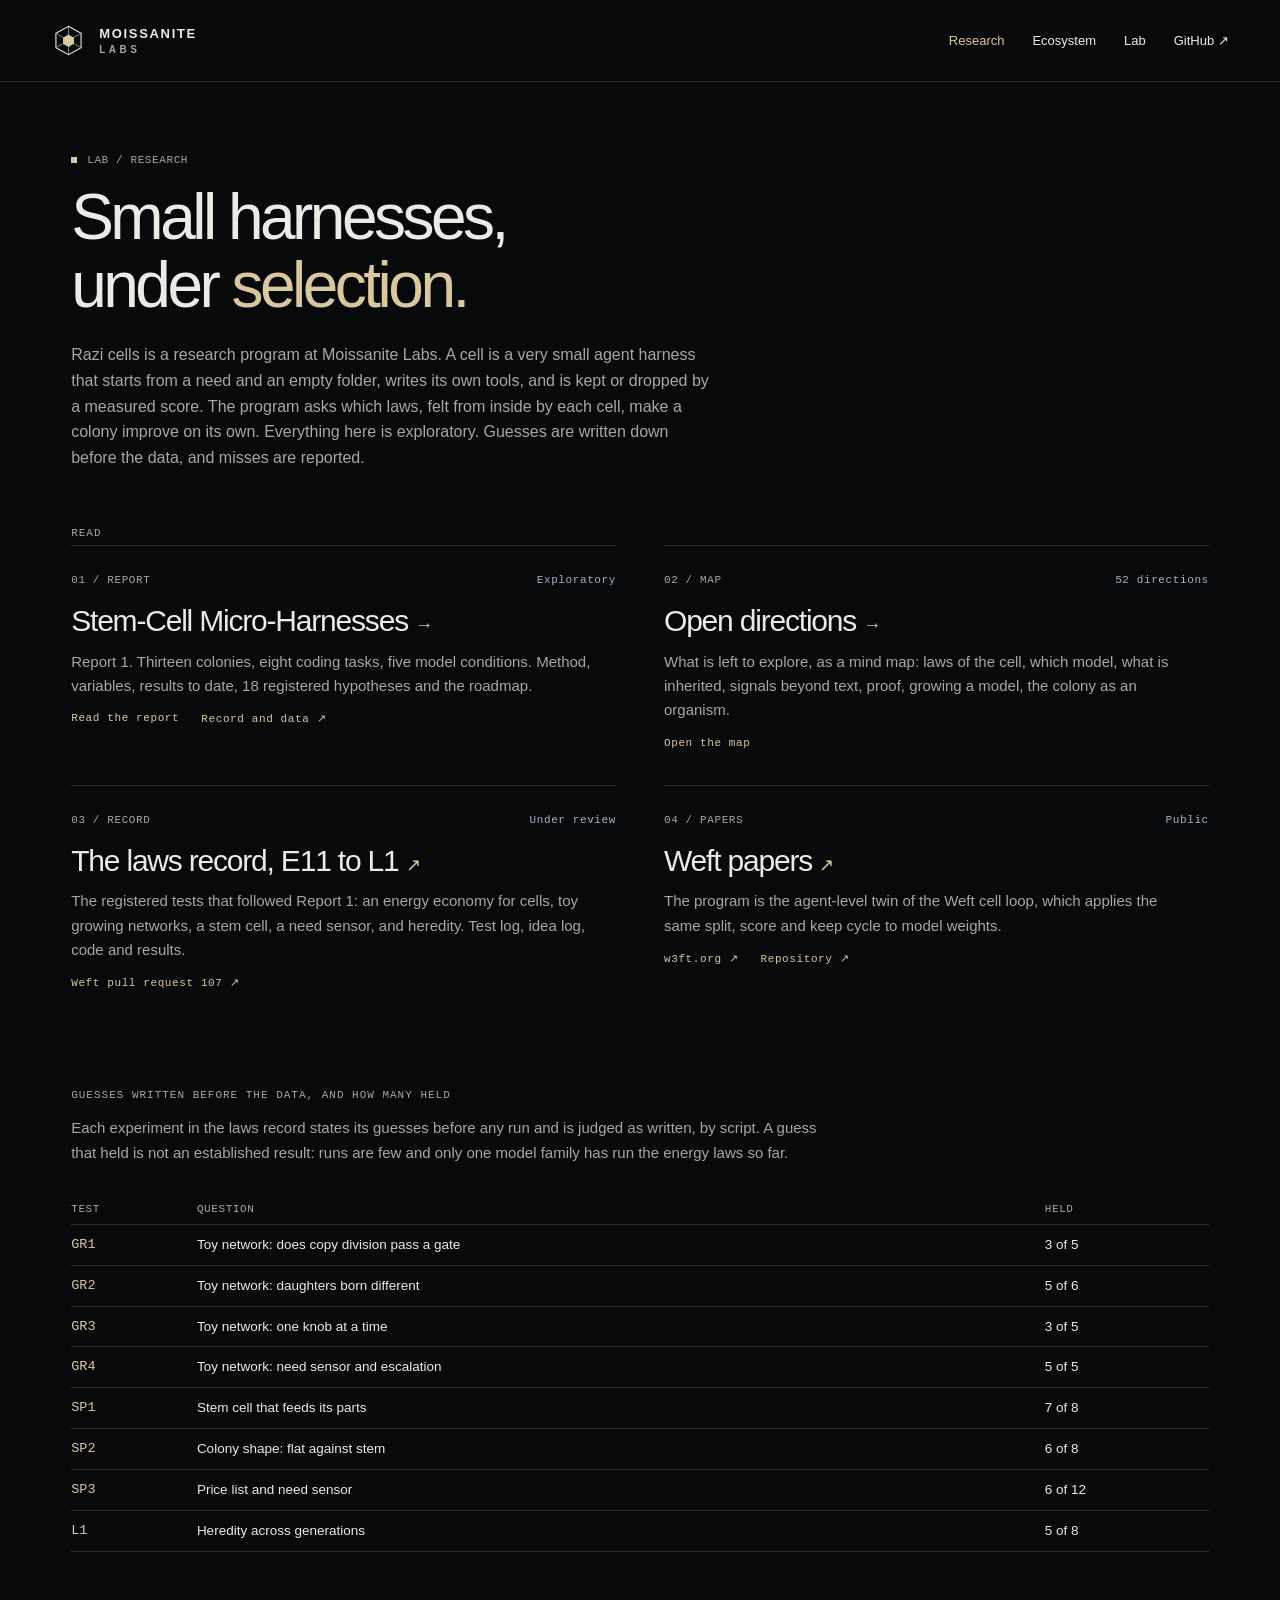
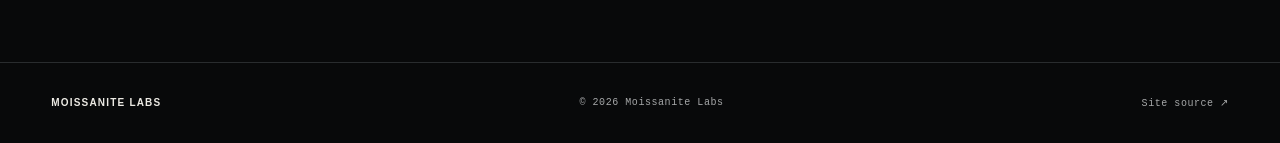
<file: docs/research/index.html>
<!doctype html>
<html lang="en">
<head>
<meta charset="utf-8">
<meta name="viewport" content="width=device-width, initial-scale=1">
<meta name="theme-color" content="#08090a">
<title>Research | Moissanite Labs</title>
<meta name="description" content="Razi cells: research at Moissanite Labs on small agent harnesses under selection. Report, map of open directions, and records.">
<link rel="canonical" href="https://moissanite-labs.github.io/.github/research/">
<link rel="icon" href="../assets/favicon.svg" type="image/svg+xml">
<link rel="stylesheet" href="../research/research.css">
</head>
<body>
<a class="skip" href="#main">Skip to content</a>
<header class="bar"><a class="brand" href="../" aria-label="Moissanite Labs home"><img src="../assets/favicon.svg" width="35" height="35" alt=""><span>MOISSANITE<span>LABS</span></span></a>
<nav aria-label="Main navigation"><a href="../research/" aria-current="page">Research</a><a href="../ml/">Ecosystem</a><a href="../">Lab</a><a href="https://github.com/Moissanite-Labs">GitHub <span aria-hidden="true">&nearr;</span></a></nav></header>
<main class="hub" id="main">
<p class="eyebrow"><i></i> Lab / research</p>
<h1>Small harnesses,<br>under <span>selection.</span></h1>
<p class="lede">Razi cells is a research program at Moissanite Labs. A cell is a very small agent harness that starts from a need and an empty folder, writes its own tools, and is kept or dropped by a measured score. The program asks which laws, felt from inside by each cell, make a colony improve on its own. Everything here is exploratory. Guesses are written down before the data, and misses are reported.</p>
<h2>Read</h2>
<div class="cards">
<article class="card"><div class="id"><span>01 / REPORT</span><b>Exploratory</b></div>
<h3><a href="stem-cell-micro-harnesses/">Stem-Cell Micro-Harnesses <span aria-hidden="true">&rarr;</span></a></h3>
<p>Report 1. Thirteen colonies, eight coding tasks, five model conditions. Method, variables, results to date, 18 registered hypotheses and the roadmap.</p>
<div class="links"><a href="stem-cell-micro-harnesses/">Read the report</a><a href="https://github.com/Moissanite-Labs/weft/pull/101">Record and data &nearr;</a></div></article>
<article class="card"><div class="id"><span>02 / MAP</span><b>52 directions</b></div>
<h3><a href="open-directions/">Open directions <span aria-hidden="true">&rarr;</span></a></h3>
<p>What is left to explore, as a mind map: laws of the cell, which model, what is inherited, signals beyond text, proof, growing a model, the colony as an organism.</p>
<div class="links"><a href="open-directions/">Open the map</a></div></article>
<article class="card"><div class="id"><span>03 / RECORD</span><b>Under review</b></div>
<h3><a href="https://github.com/Moissanite-Labs/weft/pull/107">The laws record, E11 to L1 <span aria-hidden="true">&nearr;</span></a></h3>
<p>The registered tests that followed Report 1: an energy economy for cells, toy growing networks, a stem cell, a need sensor, and heredity. Test log, idea log, code and results.</p>
<div class="links"><a href="https://github.com/Moissanite-Labs/weft/pull/107">Weft pull request 107 &nearr;</a></div></article>
<article class="card"><div class="id"><span>04 / PAPERS</span><b>Public</b></div>
<h3><a href="https://w3ft.org">Weft papers <span aria-hidden="true">&nearr;</span></a></h3>
<p>The program is the agent-level twin of the Weft cell loop, which applies the same split, score and keep cycle to model weights.</p>
<div class="links"><a href="https://w3ft.org">w3ft.org &nearr;</a><a href="https://github.com/Moissanite-Labs/weft">Repository &nearr;</a></div></article>
</div>
<section class="held" aria-labelledby="held-title">
<h2 id="held-title">Guesses written before the data, and how many held</h2>
<p>Each experiment in the laws record states its guesses before any run and is judged as written, by script. A guess that held is not an established result: runs are few and only one model family has run the energy laws so far.</p>
<div class="tablewrap"><table><tr><th>Test</th><th>Question</th><th>Held</th></tr><tr><td>GR1</td><td>Toy network: does copy division pass a gate</td><td>3 of 5</td></tr><tr><td>GR2</td><td>Toy network: daughters born different</td><td>5 of 6</td></tr><tr><td>GR3</td><td>Toy network: one knob at a time</td><td>3 of 5</td></tr><tr><td>GR4</td><td>Toy network: need sensor and escalation</td><td>5 of 5</td></tr><tr><td>SP1</td><td>Stem cell that feeds its parts</td><td>7 of 8</td></tr><tr><td>SP2</td><td>Colony shape: flat against stem</td><td>6 of 8</td></tr><tr><td>SP3</td><td>Price list and need sensor</td><td>6 of 12</td></tr><tr><td>L1</td><td>Heredity across generations</td><td>5 of 8</td></tr></table></div>
</section>
</main>
<footer class="foot"><a class="name" href="../">MOISSANITE LABS</a><span>&copy; 2026 Moissanite Labs</span><a href="https://github.com/Moissanite-Labs/.github">Site source <span aria-hidden="true">&nearr;</span></a></footer>
</body>
</html>
</file>
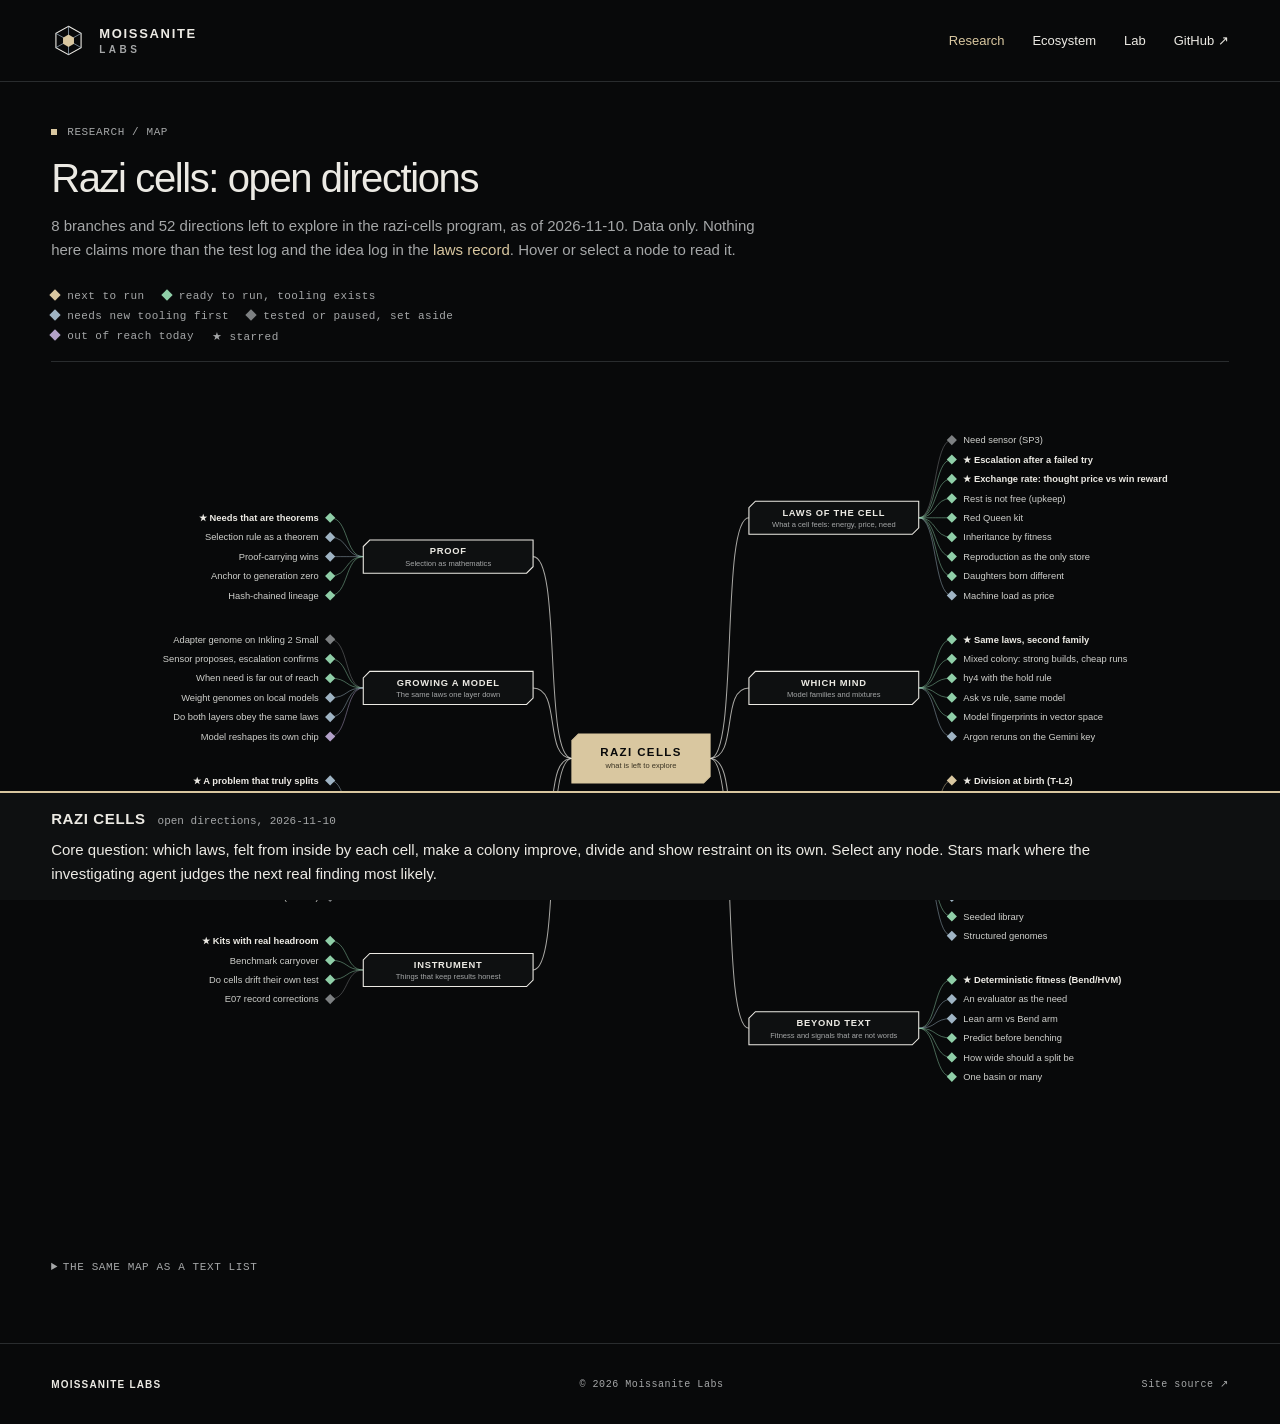
<file: docs/research/open-directions/index.html>
<!doctype html>
<html lang="en">
<head>
<meta charset="utf-8">
<meta name="viewport" content="width=device-width, initial-scale=1">
<meta name="theme-color" content="#08090a">
<title>Razi cells: open directions | Moissanite Labs</title>
<meta name="description" content="A map of the open research directions in the razi-cells program: laws of the cell, heredity, proof, growing a model.">
<link rel="canonical" href="https://moissanite-labs.github.io/.github/research/open-directions/">
<link rel="icon" href="../../assets/favicon.svg" type="image/svg+xml">
<link rel="stylesheet" href="../../research/research.css">
</head>
<body>
<a class="skip" href="#main">Skip to content</a>
<header class="bar"><a class="brand" href="../../" aria-label="Moissanite Labs home"><img src="../../assets/favicon.svg" width="35" height="35" alt=""><span>MOISSANITE<span>LABS</span></span></a>
<nav aria-label="Main navigation"><a href="../../research/" aria-current="page">Research</a><a href="../../ml/">Ecosystem</a><a href="../../">Lab</a><a href="https://github.com/Moissanite-Labs">GitHub <span aria-hidden="true">&nearr;</span></a></nav></header>
<main class="mapmain" id="main">
<div class="maphead"><div><p class="eyebrow"><i></i> Research / map</p><h1>Razi cells: open directions</h1>
<p class="lede">8 branches and 52 directions left to explore in the razi-cells program, as of 2026-11-10. Data only. Nothing here claims more than the test log and the idea log in the <a href="https://github.com/Moissanite-Labs/weft/pull/107">laws record</a>. Hover or select a node to read it.</p></div>
<div class="legend"><span class="lg"><i style="background:#d9c7a0"></i>next to run</span><span class="lg"><i style="background:#8fcfa8"></i>ready to run, tooling exists</span><span class="lg"><i style="background:#9fb4c4"></i>needs new tooling first</span><span class="lg"><i style="background:#7d8082"></i>tested or paused, set aside</span><span class="lg"><i style="background:#b3a1c9"></i>out of reach today</span><span class="lg">★ starred</span></div></div>
<div class="mapscroll"><svg viewBox="0 0 1640 1062" xmlns="http://www.w3.org/2000/svg" role="img" aria-labelledby="map-title"><title id="map-title">Mind map of open research directions. The same content follows as a text list.</title><path d="M916.0,551.0 C956.0,551.0 930.0,216.5 970.0,216.5" class="lk b"/><path d="M1206.0,216.5 C1232.0,216.5 1226.0,108.5 1252.0,108.5" class="lk" stroke="#7d8082"/><g class="n leaf" data-i="1" tabindex="0"><rect x="1247.0" y="103.5" width="10" height="10" fill="#7d8082" transform="rotate(45 1252.0 108.5)"/><rect x="1264.0" y="96.0" width="334" height="25" fill="transparent"/><text x="1268.0" y="113.0" text-anchor="start" class="leaft">Need sensor (SP3)</text></g><path d="M1206.0,216.5 C1232.0,216.5 1226.0,135.5 1252.0,135.5" class="lk" stroke="#8fcfa8"/><g class="n leaf" data-i="2" tabindex="0"><rect x="1247.0" y="130.5" width="10" height="10" fill="#8fcfa8" transform="rotate(45 1252.0 135.5)"/><rect x="1264.0" y="123.0" width="334" height="25" fill="transparent"/><text x="1268.0" y="140.0" text-anchor="start" class="leaft pick">★ Escalation after a failed try</text></g><path d="M1206.0,216.5 C1232.0,216.5 1226.0,162.5 1252.0,162.5" class="lk" stroke="#8fcfa8"/><g class="n leaf" data-i="3" tabindex="0"><rect x="1247.0" y="157.5" width="10" height="10" fill="#8fcfa8" transform="rotate(45 1252.0 162.5)"/><rect x="1264.0" y="150.0" width="334" height="25" fill="transparent"/><text x="1268.0" y="167.0" text-anchor="start" class="leaft pick">★ Exchange rate: thought price vs win reward</text></g><path d="M1206.0,216.5 C1232.0,216.5 1226.0,189.5 1252.0,189.5" class="lk" stroke="#8fcfa8"/><g class="n leaf" data-i="4" tabindex="0"><rect x="1247.0" y="184.5" width="10" height="10" fill="#8fcfa8" transform="rotate(45 1252.0 189.5)"/><rect x="1264.0" y="177.0" width="334" height="25" fill="transparent"/><text x="1268.0" y="194.0" text-anchor="start" class="leaft">Rest is not free (upkeep)</text></g><path d="M1206.0,216.5 C1232.0,216.5 1226.0,216.5 1252.0,216.5" class="lk" stroke="#8fcfa8"/><g class="n leaf" data-i="5" tabindex="0"><rect x="1247.0" y="211.5" width="10" height="10" fill="#8fcfa8" transform="rotate(45 1252.0 216.5)"/><rect x="1264.0" y="204.0" width="334" height="25" fill="transparent"/><text x="1268.0" y="221.0" text-anchor="start" class="leaft">Red Queen kit</text></g><path d="M1206.0,216.5 C1232.0,216.5 1226.0,243.5 1252.0,243.5" class="lk" stroke="#8fcfa8"/><g class="n leaf" data-i="6" tabindex="0"><rect x="1247.0" y="238.5" width="10" height="10" fill="#8fcfa8" transform="rotate(45 1252.0 243.5)"/><rect x="1264.0" y="231.0" width="334" height="25" fill="transparent"/><text x="1268.0" y="248.0" text-anchor="start" class="leaft">Inheritance by fitness</text></g><path d="M1206.0,216.5 C1232.0,216.5 1226.0,270.5 1252.0,270.5" class="lk" stroke="#8fcfa8"/><g class="n leaf" data-i="7" tabindex="0"><rect x="1247.0" y="265.5" width="10" height="10" fill="#8fcfa8" transform="rotate(45 1252.0 270.5)"/><rect x="1264.0" y="258.0" width="334" height="25" fill="transparent"/><text x="1268.0" y="275.0" text-anchor="start" class="leaft">Reproduction as the only store</text></g><path d="M1206.0,216.5 C1232.0,216.5 1226.0,297.5 1252.0,297.5" class="lk" stroke="#8fcfa8"/><g class="n leaf" data-i="8" tabindex="0"><rect x="1247.0" y="292.5" width="10" height="10" fill="#8fcfa8" transform="rotate(45 1252.0 297.5)"/><rect x="1264.0" y="285.0" width="334" height="25" fill="transparent"/><text x="1268.0" y="302.0" text-anchor="start" class="leaft">Daughters born different</text></g><path d="M1206.0,216.5 C1232.0,216.5 1226.0,324.5 1252.0,324.5" class="lk" stroke="#9fb4c4"/><g class="n leaf" data-i="9" tabindex="0"><rect x="1247.0" y="319.5" width="10" height="10" fill="#9fb4c4" transform="rotate(45 1252.0 324.5)"/><rect x="1264.0" y="312.0" width="334" height="25" fill="transparent"/><text x="1268.0" y="329.0" text-anchor="start" class="leaft">Machine load as price</text></g><g class="n br" data-i="0" tabindex="0"><polygon points="979.0,193.5 1206.0,193.5 1206.0,230.5 1197.0,239.5 970.0,239.5 970.0,202.5" fill="#0e1011" stroke="#eceae4" stroke-width="1.5"/><text x="1088.0" y="213.5" text-anchor="middle" class="brt">LAWS OF THE CELL</text><text x="1088.0" y="229.5" text-anchor="middle" class="subt">What a cell feels: energy, price, need</text></g><path d="M916.0,551.0 C956.0,551.0 930.0,453.0 970.0,453.0" class="lk b"/><path d="M1206.0,453.0 C1232.0,453.0 1226.0,385.5 1252.0,385.5" class="lk" stroke="#8fcfa8"/><g class="n leaf" data-i="11" tabindex="0"><rect x="1247.0" y="380.5" width="10" height="10" fill="#8fcfa8" transform="rotate(45 1252.0 385.5)"/><rect x="1264.0" y="373.0" width="334" height="25" fill="transparent"/><text x="1268.0" y="390.0" text-anchor="start" class="leaft pick">★ Same laws, second family</text></g><path d="M1206.0,453.0 C1232.0,453.0 1226.0,412.5 1252.0,412.5" class="lk" stroke="#8fcfa8"/><g class="n leaf" data-i="12" tabindex="0"><rect x="1247.0" y="407.5" width="10" height="10" fill="#8fcfa8" transform="rotate(45 1252.0 412.5)"/><rect x="1264.0" y="400.0" width="334" height="25" fill="transparent"/><text x="1268.0" y="417.0" text-anchor="start" class="leaft">Mixed colony: strong builds, cheap runs</text></g><path d="M1206.0,453.0 C1232.0,453.0 1226.0,439.5 1252.0,439.5" class="lk" stroke="#8fcfa8"/><g class="n leaf" data-i="13" tabindex="0"><rect x="1247.0" y="434.5" width="10" height="10" fill="#8fcfa8" transform="rotate(45 1252.0 439.5)"/><rect x="1264.0" y="427.0" width="334" height="25" fill="transparent"/><text x="1268.0" y="444.0" text-anchor="start" class="leaft">hy4 with the hold rule</text></g><path d="M1206.0,453.0 C1232.0,453.0 1226.0,466.5 1252.0,466.5" class="lk" stroke="#8fcfa8"/><g class="n leaf" data-i="14" tabindex="0"><rect x="1247.0" y="461.5" width="10" height="10" fill="#8fcfa8" transform="rotate(45 1252.0 466.5)"/><rect x="1264.0" y="454.0" width="334" height="25" fill="transparent"/><text x="1268.0" y="471.0" text-anchor="start" class="leaft">Ask vs rule, same model</text></g><path d="M1206.0,453.0 C1232.0,453.0 1226.0,493.5 1252.0,493.5" class="lk" stroke="#8fcfa8"/><g class="n leaf" data-i="15" tabindex="0"><rect x="1247.0" y="488.5" width="10" height="10" fill="#8fcfa8" transform="rotate(45 1252.0 493.5)"/><rect x="1264.0" y="481.0" width="334" height="25" fill="transparent"/><text x="1268.0" y="498.0" text-anchor="start" class="leaft">Model fingerprints in vector space</text></g><path d="M1206.0,453.0 C1232.0,453.0 1226.0,520.5 1252.0,520.5" class="lk" stroke="#9fb4c4"/><g class="n leaf" data-i="16" tabindex="0"><rect x="1247.0" y="515.5" width="10" height="10" fill="#9fb4c4" transform="rotate(45 1252.0 520.5)"/><rect x="1264.0" y="508.0" width="334" height="25" fill="transparent"/><text x="1268.0" y="525.0" text-anchor="start" class="leaft">Argon reruns on the Gemini key</text></g><g class="n br" data-i="10" tabindex="0"><polygon points="979.0,430.0 1206.0,430.0 1206.0,467.0 1197.0,476.0 970.0,476.0 970.0,439.0" fill="#0e1011" stroke="#eceae4" stroke-width="1.5"/><text x="1088.0" y="450.0" text-anchor="middle" class="brt">WHICH MIND</text><text x="1088.0" y="466.0" text-anchor="middle" class="subt">Model families and mixtures</text></g><path d="M916.0,551.0 C956.0,551.0 930.0,689.5 970.0,689.5" class="lk b"/><path d="M1206.0,689.5 C1232.0,689.5 1226.0,581.5 1252.0,581.5" class="lk" stroke="#d9c7a0"/><g class="n leaf" data-i="18" tabindex="0"><rect x="1247.0" y="576.5" width="10" height="10" fill="#d9c7a0" transform="rotate(45 1252.0 581.5)"/><rect x="1264.0" y="569.0" width="334" height="25" fill="transparent"/><text x="1268.0" y="586.0" text-anchor="start" class="leaft pick">★ Division at birth (T-L2)</text></g><path d="M1206.0,689.5 C1232.0,689.5 1226.0,608.5 1252.0,608.5" class="lk" stroke="#7d8082"/><g class="n leaf" data-i="19" tabindex="0"><rect x="1247.0" y="603.5" width="10" height="10" fill="#7d8082" transform="rotate(45 1252.0 608.5)"/><rect x="1264.0" y="596.0" width="334" height="25" fill="transparent"/><text x="1268.0" y="613.0" text-anchor="start" class="leaft">Heredity across lives (L1)</text></g><path d="M1206.0,689.5 C1232.0,689.5 1226.0,635.5 1252.0,635.5" class="lk" stroke="#9fb4c4"/><g class="n leaf" data-i="20" tabindex="0"><rect x="1247.0" y="630.5" width="10" height="10" fill="#9fb4c4" transform="rotate(45 1252.0 635.5)"/><rect x="1264.0" y="623.0" width="334" height="25" fill="transparent"/><text x="1268.0" y="640.0" text-anchor="start" class="leaft">A need longer than one life (T-L3)</text></g><path d="M1206.0,689.5 C1232.0,689.5 1226.0,662.5 1252.0,662.5" class="lk" stroke="#8fcfa8"/><g class="n leaf" data-i="21" tabindex="0"><rect x="1247.0" y="657.5" width="10" height="10" fill="#8fcfa8" transform="rotate(45 1252.0 662.5)"/><rect x="1264.0" y="650.0" width="334" height="25" fill="transparent"/><text x="1268.0" y="667.0" text-anchor="start" class="leaft pick">★ Dormant reflexes</text></g><path d="M1206.0,689.5 C1232.0,689.5 1226.0,689.5 1252.0,689.5" class="lk" stroke="#8fcfa8"/><g class="n leaf" data-i="22" tabindex="0"><rect x="1247.0" y="684.5" width="10" height="10" fill="#8fcfa8" transform="rotate(45 1252.0 689.5)"/><rect x="1264.0" y="677.0" width="334" height="25" fill="transparent"/><text x="1268.0" y="694.0" text-anchor="start" class="leaft">Nearest lessons only</text></g><path d="M1206.0,689.5 C1232.0,689.5 1226.0,716.5 1252.0,716.5" class="lk" stroke="#9fb4c4"/><g class="n leaf" data-i="23" tabindex="0"><rect x="1247.0" y="711.5" width="10" height="10" fill="#9fb4c4" transform="rotate(45 1252.0 716.5)"/><rect x="1264.0" y="704.0" width="334" height="25" fill="transparent"/><text x="1268.0" y="721.0" text-anchor="start" class="leaft">Losers passed on as vectors</text></g><path d="M1206.0,689.5 C1232.0,689.5 1226.0,743.5 1252.0,743.5" class="lk" stroke="#9fb4c4"/><g class="n leaf" data-i="24" tabindex="0"><rect x="1247.0" y="738.5" width="10" height="10" fill="#9fb4c4" transform="rotate(45 1252.0 743.5)"/><rect x="1264.0" y="731.0" width="334" height="25" fill="transparent"/><text x="1268.0" y="748.0" text-anchor="start" class="leaft">Tool commons</text></g><path d="M1206.0,689.5 C1232.0,689.5 1226.0,770.5 1252.0,770.5" class="lk" stroke="#8fcfa8"/><g class="n leaf" data-i="25" tabindex="0"><rect x="1247.0" y="765.5" width="10" height="10" fill="#8fcfa8" transform="rotate(45 1252.0 770.5)"/><rect x="1264.0" y="758.0" width="334" height="25" fill="transparent"/><text x="1268.0" y="775.0" text-anchor="start" class="leaft">Seeded library</text></g><path d="M1206.0,689.5 C1232.0,689.5 1226.0,797.5 1252.0,797.5" class="lk" stroke="#9fb4c4"/><g class="n leaf" data-i="26" tabindex="0"><rect x="1247.0" y="792.5" width="10" height="10" fill="#9fb4c4" transform="rotate(45 1252.0 797.5)"/><rect x="1264.0" y="785.0" width="334" height="25" fill="transparent"/><text x="1268.0" y="802.0" text-anchor="start" class="leaft">Structured genomes</text></g><g class="n br" data-i="17" tabindex="0"><polygon points="979.0,666.5 1206.0,666.5 1206.0,703.5 1197.0,712.5 970.0,712.5 970.0,675.5" fill="#0e1011" stroke="#eceae4" stroke-width="1.5"/><text x="1088.0" y="686.5" text-anchor="middle" class="brt">WHAT IS INHERITED</text><text x="1088.0" y="702.5" text-anchor="middle" class="subt">Memory, reflexes, lessons from losers</text></g><path d="M916.0,551.0 C956.0,551.0 930.0,926.0 970.0,926.0" class="lk b"/><path d="M1206.0,926.0 C1232.0,926.0 1226.0,858.5 1252.0,858.5" class="lk" stroke="#8fcfa8"/><g class="n leaf" data-i="28" tabindex="0"><rect x="1247.0" y="853.5" width="10" height="10" fill="#8fcfa8" transform="rotate(45 1252.0 858.5)"/><rect x="1264.0" y="846.0" width="334" height="25" fill="transparent"/><text x="1268.0" y="863.0" text-anchor="start" class="leaft pick">★ Deterministic fitness (Bend/HVM)</text></g><path d="M1206.0,926.0 C1232.0,926.0 1226.0,885.5 1252.0,885.5" class="lk" stroke="#9fb4c4"/><g class="n leaf" data-i="29" tabindex="0"><rect x="1247.0" y="880.5" width="10" height="10" fill="#9fb4c4" transform="rotate(45 1252.0 885.5)"/><rect x="1264.0" y="873.0" width="334" height="25" fill="transparent"/><text x="1268.0" y="890.0" text-anchor="start" class="leaft">An evaluator as the need</text></g><path d="M1206.0,926.0 C1232.0,926.0 1226.0,912.5 1252.0,912.5" class="lk" stroke="#9fb4c4"/><g class="n leaf" data-i="30" tabindex="0"><rect x="1247.0" y="907.5" width="10" height="10" fill="#9fb4c4" transform="rotate(45 1252.0 912.5)"/><rect x="1264.0" y="900.0" width="334" height="25" fill="transparent"/><text x="1268.0" y="917.0" text-anchor="start" class="leaft">Lean arm vs Bend arm</text></g><path d="M1206.0,926.0 C1232.0,926.0 1226.0,939.5 1252.0,939.5" class="lk" stroke="#8fcfa8"/><g class="n leaf" data-i="31" tabindex="0"><rect x="1247.0" y="934.5" width="10" height="10" fill="#8fcfa8" transform="rotate(45 1252.0 939.5)"/><rect x="1264.0" y="927.0" width="334" height="25" fill="transparent"/><text x="1268.0" y="944.0" text-anchor="start" class="leaft">Predict before benching</text></g><path d="M1206.0,926.0 C1232.0,926.0 1226.0,966.5 1252.0,966.5" class="lk" stroke="#8fcfa8"/><g class="n leaf" data-i="32" tabindex="0"><rect x="1247.0" y="961.5" width="10" height="10" fill="#8fcfa8" transform="rotate(45 1252.0 966.5)"/><rect x="1264.0" y="954.0" width="334" height="25" fill="transparent"/><text x="1268.0" y="971.0" text-anchor="start" class="leaft">How wide should a split be</text></g><path d="M1206.0,926.0 C1232.0,926.0 1226.0,993.5 1252.0,993.5" class="lk" stroke="#8fcfa8"/><g class="n leaf" data-i="33" tabindex="0"><rect x="1247.0" y="988.5" width="10" height="10" fill="#8fcfa8" transform="rotate(45 1252.0 993.5)"/><rect x="1264.0" y="981.0" width="334" height="25" fill="transparent"/><text x="1268.0" y="998.0" text-anchor="start" class="leaft">One basin or many</text></g><g class="n br" data-i="27" tabindex="0"><polygon points="979.0,903.0 1206.0,903.0 1206.0,940.0 1197.0,949.0 970.0,949.0 970.0,912.0" fill="#0e1011" stroke="#eceae4" stroke-width="1.5"/><text x="1088.0" y="923.0" text-anchor="middle" class="brt">BEYOND TEXT</text><text x="1088.0" y="939.0" text-anchor="middle" class="subt">Fitness and signals that are not words</text></g><path d="M724.0,551.0 C684.0,551.0 710.0,270.5 670.0,270.5" class="lk b"/><path d="M434.0,270.5 C408.0,270.5 414.0,216.5 388.0,216.5" class="lk" stroke="#8fcfa8"/><g class="n leaf" data-i="35" tabindex="0"><rect x="383.0" y="211.5" width="10" height="10" fill="#8fcfa8" transform="rotate(45 388.0 216.5)"/><rect x="42.0" y="204.0" width="334" height="25" fill="transparent"/><text x="372.0" y="221.0" text-anchor="end" class="leaft pick">★ Needs that are theorems</text></g><path d="M434.0,270.5 C408.0,270.5 414.0,243.5 388.0,243.5" class="lk" stroke="#9fb4c4"/><g class="n leaf" data-i="36" tabindex="0"><rect x="383.0" y="238.5" width="10" height="10" fill="#9fb4c4" transform="rotate(45 388.0 243.5)"/><rect x="42.0" y="231.0" width="334" height="25" fill="transparent"/><text x="372.0" y="248.0" text-anchor="end" class="leaft">Selection rule as a theorem</text></g><path d="M434.0,270.5 C408.0,270.5 414.0,270.5 388.0,270.5" class="lk" stroke="#9fb4c4"/><g class="n leaf" data-i="37" tabindex="0"><rect x="383.0" y="265.5" width="10" height="10" fill="#9fb4c4" transform="rotate(45 388.0 270.5)"/><rect x="42.0" y="258.0" width="334" height="25" fill="transparent"/><text x="372.0" y="275.0" text-anchor="end" class="leaft">Proof-carrying wins</text></g><path d="M434.0,270.5 C408.0,270.5 414.0,297.5 388.0,297.5" class="lk" stroke="#8fcfa8"/><g class="n leaf" data-i="38" tabindex="0"><rect x="383.0" y="292.5" width="10" height="10" fill="#8fcfa8" transform="rotate(45 388.0 297.5)"/><rect x="42.0" y="285.0" width="334" height="25" fill="transparent"/><text x="372.0" y="302.0" text-anchor="end" class="leaft">Anchor to generation zero</text></g><path d="M434.0,270.5 C408.0,270.5 414.0,324.5 388.0,324.5" class="lk" stroke="#8fcfa8"/><g class="n leaf" data-i="39" tabindex="0"><rect x="383.0" y="319.5" width="10" height="10" fill="#8fcfa8" transform="rotate(45 388.0 324.5)"/><rect x="42.0" y="312.0" width="334" height="25" fill="transparent"/><text x="372.0" y="329.0" text-anchor="end" class="leaft">Hash-chained lineage</text></g><g class="n br" data-i="34" tabindex="0"><polygon points="443.0,247.5 670.0,247.5 670.0,284.5 661.0,293.5 434.0,293.5 434.0,256.5" fill="#0e1011" stroke="#eceae4" stroke-width="1.5"/><text x="552.0" y="267.5" text-anchor="middle" class="brt">PROOF</text><text x="552.0" y="283.5" text-anchor="middle" class="subt">Selection as mathematics</text></g><path d="M724.0,551.0 C684.0,551.0 710.0,453.0 670.0,453.0" class="lk b"/><path d="M434.0,453.0 C408.0,453.0 414.0,385.5 388.0,385.5" class="lk" stroke="#7d8082"/><g class="n leaf" data-i="41" tabindex="0"><rect x="383.0" y="380.5" width="10" height="10" fill="#7d8082" transform="rotate(45 388.0 385.5)"/><rect x="42.0" y="373.0" width="334" height="25" fill="transparent"/><text x="372.0" y="390.0" text-anchor="end" class="leaft">Adapter genome on Inkling 2 Small</text></g><path d="M434.0,453.0 C408.0,453.0 414.0,412.5 388.0,412.5" class="lk" stroke="#8fcfa8"/><g class="n leaf" data-i="42" tabindex="0"><rect x="383.0" y="407.5" width="10" height="10" fill="#8fcfa8" transform="rotate(45 388.0 412.5)"/><rect x="42.0" y="400.0" width="334" height="25" fill="transparent"/><text x="372.0" y="417.0" text-anchor="end" class="leaft">Sensor proposes, escalation confirms</text></g><path d="M434.0,453.0 C408.0,453.0 414.0,439.5 388.0,439.5" class="lk" stroke="#8fcfa8"/><g class="n leaf" data-i="43" tabindex="0"><rect x="383.0" y="434.5" width="10" height="10" fill="#8fcfa8" transform="rotate(45 388.0 439.5)"/><rect x="42.0" y="427.0" width="334" height="25" fill="transparent"/><text x="372.0" y="444.0" text-anchor="end" class="leaft">When need is far out of reach</text></g><path d="M434.0,453.0 C408.0,453.0 414.0,466.5 388.0,466.5" class="lk" stroke="#9fb4c4"/><g class="n leaf" data-i="44" tabindex="0"><rect x="383.0" y="461.5" width="10" height="10" fill="#9fb4c4" transform="rotate(45 388.0 466.5)"/><rect x="42.0" y="454.0" width="334" height="25" fill="transparent"/><text x="372.0" y="471.0" text-anchor="end" class="leaft">Weight genomes on local models</text></g><path d="M434.0,453.0 C408.0,453.0 414.0,493.5 388.0,493.5" class="lk" stroke="#9fb4c4"/><g class="n leaf" data-i="45" tabindex="0"><rect x="383.0" y="488.5" width="10" height="10" fill="#9fb4c4" transform="rotate(45 388.0 493.5)"/><rect x="42.0" y="481.0" width="334" height="25" fill="transparent"/><text x="372.0" y="498.0" text-anchor="end" class="leaft">Do both layers obey the same laws</text></g><path d="M434.0,453.0 C408.0,453.0 414.0,520.5 388.0,520.5" class="lk" stroke="#b3a1c9"/><g class="n leaf" data-i="46" tabindex="0"><rect x="383.0" y="515.5" width="10" height="10" fill="#b3a1c9" transform="rotate(45 388.0 520.5)"/><rect x="42.0" y="508.0" width="334" height="25" fill="transparent"/><text x="372.0" y="525.0" text-anchor="end" class="leaft">Model reshapes its own chip</text></g><g class="n br" data-i="40" tabindex="0"><polygon points="443.0,430.0 670.0,430.0 670.0,467.0 661.0,476.0 434.0,476.0 434.0,439.0" fill="#0e1011" stroke="#eceae4" stroke-width="1.5"/><text x="552.0" y="450.0" text-anchor="middle" class="brt">GROWING A MODEL</text><text x="552.0" y="466.0" text-anchor="middle" class="subt">The same laws one layer down</text></g><path d="M724.0,551.0 C684.0,551.0 710.0,662.5 670.0,662.5" class="lk b"/><path d="M434.0,662.5 C408.0,662.5 414.0,581.5 388.0,581.5" class="lk" stroke="#9fb4c4"/><g class="n leaf" data-i="48" tabindex="0"><rect x="383.0" y="576.5" width="10" height="10" fill="#9fb4c4" transform="rotate(45 388.0 581.5)"/><rect x="42.0" y="569.0" width="334" height="25" fill="transparent"/><text x="372.0" y="586.0" text-anchor="end" class="leaft pick">★ A problem that truly splits</text></g><path d="M434.0,662.5 C408.0,662.5 414.0,608.5 388.0,608.5" class="lk" stroke="#9fb4c4"/><g class="n leaf" data-i="49" tabindex="0"><rect x="383.0" y="603.5" width="10" height="10" fill="#9fb4c4" transform="rotate(45 388.0 608.5)"/><rect x="42.0" y="596.0" width="334" height="25" fill="transparent"/><text x="372.0" y="613.0" text-anchor="end" class="leaft">Cells that rewrite the mitosis</text></g><path d="M434.0,662.5 C408.0,662.5 414.0,635.5 388.0,635.5" class="lk" stroke="#9fb4c4"/><g class="n leaf" data-i="50" tabindex="0"><rect x="383.0" y="630.5" width="10" height="10" fill="#9fb4c4" transform="rotate(45 388.0 635.5)"/><rect x="42.0" y="623.0" width="334" height="25" fill="transparent"/><text x="372.0" y="640.0" text-anchor="end" class="leaft">Adversary cells</text></g><path d="M434.0,662.5 C408.0,662.5 414.0,662.5 388.0,662.5" class="lk" stroke="#9fb4c4"/><g class="n leaf" data-i="51" tabindex="0"><rect x="383.0" y="657.5" width="10" height="10" fill="#9fb4c4" transform="rotate(45 388.0 662.5)"/><rect x="42.0" y="650.0" width="334" height="25" fill="transparent"/><text x="372.0" y="667.0" text-anchor="end" class="leaft">Swarm vs one strong agent</text></g><path d="M434.0,662.5 C408.0,662.5 414.0,689.5 388.0,689.5" class="lk" stroke="#9fb4c4"/><g class="n leaf" data-i="52" tabindex="0"><rect x="383.0" y="684.5" width="10" height="10" fill="#9fb4c4" transform="rotate(45 388.0 689.5)"/><rect x="42.0" y="677.0" width="334" height="25" fill="transparent"/><text x="372.0" y="694.0" text-anchor="end" class="leaft">Micro-harness swarms, many data types</text></g><path d="M434.0,662.5 C408.0,662.5 414.0,716.5 388.0,716.5" class="lk" stroke="#7d8082"/><g class="n leaf" data-i="53" tabindex="0"><rect x="383.0" y="711.5" width="10" height="10" fill="#7d8082" transform="rotate(45 388.0 716.5)"/><rect x="42.0" y="704.0" width="334" height="25" fill="transparent"/><text x="372.0" y="721.0" text-anchor="end" class="leaft">Stem cell feeding</text></g><path d="M434.0,662.5 C408.0,662.5 414.0,743.5 388.0,743.5" class="lk" stroke="#7d8082"/><g class="n leaf" data-i="54" tabindex="0"><rect x="383.0" y="738.5" width="10" height="10" fill="#7d8082" transform="rotate(45 388.0 743.5)"/><rect x="42.0" y="731.0" width="334" height="25" fill="transparent"/><text x="372.0" y="748.0" text-anchor="end" class="leaft">Mortal law (no rest)</text></g><g class="n br" data-i="47" tabindex="0"><polygon points="443.0,639.5 670.0,639.5 670.0,676.5 661.0,685.5 434.0,685.5 434.0,648.5" fill="#0e1011" stroke="#eceae4" stroke-width="1.5"/><text x="552.0" y="659.5" text-anchor="middle" class="brt">COLONY AS ORGANISM</text><text x="552.0" y="675.5" text-anchor="middle" class="subt">Structure, agency, scale</text></g><path d="M724.0,551.0 C684.0,551.0 710.0,845.0 670.0,845.0" class="lk b"/><path d="M434.0,845.0 C408.0,845.0 414.0,804.5 388.0,804.5" class="lk" stroke="#8fcfa8"/><g class="n leaf" data-i="56" tabindex="0"><rect x="383.0" y="799.5" width="10" height="10" fill="#8fcfa8" transform="rotate(45 388.0 804.5)"/><rect x="42.0" y="792.0" width="334" height="25" fill="transparent"/><text x="372.0" y="809.0" text-anchor="end" class="leaft pick">★ Kits with real headroom</text></g><path d="M434.0,845.0 C408.0,845.0 414.0,831.5 388.0,831.5" class="lk" stroke="#8fcfa8"/><g class="n leaf" data-i="57" tabindex="0"><rect x="383.0" y="826.5" width="10" height="10" fill="#8fcfa8" transform="rotate(45 388.0 831.5)"/><rect x="42.0" y="819.0" width="334" height="25" fill="transparent"/><text x="372.0" y="836.0" text-anchor="end" class="leaft">Benchmark carryover</text></g><path d="M434.0,845.0 C408.0,845.0 414.0,858.5 388.0,858.5" class="lk" stroke="#8fcfa8"/><g class="n leaf" data-i="58" tabindex="0"><rect x="383.0" y="853.5" width="10" height="10" fill="#8fcfa8" transform="rotate(45 388.0 858.5)"/><rect x="42.0" y="846.0" width="334" height="25" fill="transparent"/><text x="372.0" y="863.0" text-anchor="end" class="leaft">Do cells drift their own test</text></g><path d="M434.0,845.0 C408.0,845.0 414.0,885.5 388.0,885.5" class="lk" stroke="#7d8082"/><g class="n leaf" data-i="59" tabindex="0"><rect x="383.0" y="880.5" width="10" height="10" fill="#7d8082" transform="rotate(45 388.0 885.5)"/><rect x="42.0" y="873.0" width="334" height="25" fill="transparent"/><text x="372.0" y="890.0" text-anchor="end" class="leaft">E07 record corrections</text></g><g class="n br" data-i="55" tabindex="0"><polygon points="443.0,822.0 670.0,822.0 670.0,859.0 661.0,868.0 434.0,868.0 434.0,831.0" fill="#0e1011" stroke="#eceae4" stroke-width="1.5"/><text x="552.0" y="842.0" text-anchor="middle" class="brt">INSTRUMENT</text><text x="552.0" y="858.0" text-anchor="middle" class="subt">Things that keep results honest</text></g><g class="n ct" data-i="60" tabindex="0"><polygon points="733.0,517.0 916.0,517.0 916.0,576.0 907.0,585.0 724.0,585.0 724.0,526.0" fill="#d9c7a0" stroke="#d9c7a0" stroke-width="1.5"/><text x="820.0" y="548.0" text-anchor="middle" class="ctt">RAZI CELLS</text><text x="820.0" y="564.0" text-anchor="middle" class="subt">what is left to explore</text></g></svg></div>
<div id="d" aria-live="polite"></div>
<details class="maplist"><summary>The same map as a text list</summary><h3>Laws Of The Cell: What a cell feels: energy, price, need</h3><p>Known: cells stop at the first passing answer, pick the cheapest model when they can see prices, and never divide (0 of 12+). Colony shape is not the lever (SP2). Hiding the price list changes the choice, not the reach (SP3).</p><ul><li><b>Need sensor (SP3)</b> <em>tested or paused, set aside</em>. Tested. One inward number: my body&#x27;s score against the best my lineage ever recorded. With the price list and the number both shown, reach was highest (2.03 against 1.48 with the list alone), on 4 runs per arm, smallest p 0.21. 6 of 12 guesses held. A lead, on one model family.</li><li><b>★ Escalation after a failed try</b> <em>ready to run, tooling exists</em>. A failed round on one model does not count as &#x27;no headroom&#x27; until one round on the next model up has also failed. Won in the toy network (GR4, lowest worst-case regret). Never tried in cells.</li><li><b>★ Exchange rate: thought price vs win reward</b> <em>ready to run, tooling exists</em>. A mid step costs 50 to 100, a +10% win pays 38, so cheap and early is rational (K18). Move the rate and see if reach moves. Possibly the real lever.</li><li><b>Rest is not free (upkeep)</b> <em>ready to run, tooling exists</em>. I2a. A resting body keeps paying a small living cost. Today rest is free and safe, which may cost reach (K16).</li><li><b>Red Queen kit</b> <em>ready to run, tooling exists</em>. I2c. The kit gets harder as the colony&#x27;s best rises, so a body that stands still loses ground.</li><li><b>Inheritance by fitness</b> <em>ready to run, tooling exists</em>. I2b. Surplus energy flows in proportion to scored gain, not equally.</li><li><b>Reproduction as the only store</b> <em>ready to run, tooling exists</em>. I2d. Energy above a level cannot be held, only spent on a daughter. Gives division a cause.</li><li><b>Daughters born different</b> <em>ready to run, tooling exists</em>. K1/K3. A copy gives the gate nothing to judge (seen in networks and cells). Daughter starts with another model, effort, or slice of the need.</li><li><b>Machine load as price</b> <em>needs new tooling first</em>. K4. Energy cost per step follows real CPU and memory load, so cells feel the machine through the law, not a prompt line. The sensor-exposure idea from the project lead.</li></ul><h3>Which Mind: Model families and mixtures</h3><p>Known: the effect of the variants tool flips with the model (F5). hy4 never attempted improvement. Only Sonnet/Haiku have run on the valid instrument.</p><ul><li><b>★ Same laws, second family</b> <em>ready to run, tooling exists</em>. I2e. Run the energy laws on Mistral Large 4 and Argon. No finding counts until it holds on two families (flag rule).</li><li><b>Mixed colony: strong builds, cheap runs</b> <em>ready to run, tooling exists</em>. Strong model for tool-building steps, cheap for routine. Metric: tokens per improvement, against all-cheap and all-strong.</li><li><b>hy4 with the hold rule</b> <em>ready to run, tooling exists</em>. F7. hy4 scored 0 because it never tried, not because it could not. Does a hold lift it?</li><li><b>Ask vs rule, same model</b> <em>ready to run, tooling exists</em>. F3. A nudge did nothing (Argon), a refusal did a lot (Sonnet). Never compared on one model and one kit set.</li><li><b>Model fingerprints in vector space</b> <em>ready to run, tooling exists</em>. E5. Do different models&#x27; code variants occupy separate regions? Does a mixed colony cover more area?</li><li><b>Argon reruns on the Gemini key</b> <em>needs new tooling first</em>. Cells are not yet wired to the Gemini route. Small wiring job, then the held Argon runs.</li></ul><h3>What Is Inherited: Memory, reflexes, lessons from losers</h3><p>Known: one error type recurred 15 times in the same cell. The prose library is read but changes little. Losers&#x27; code is archived and unused.</p><ul><li><b>★ Division at birth (T-L2)</b> <em>next to run</em>. Each birth is a pair: one daughter keeps the inherited body, the other must change it before it may rest. The gate keeps the better. Follows from L1, where 65 of 70 heirs changed nothing.</li><li><b>Heredity across lives (L1)</b> <em>tested or paused, set aside</em>. Tested. A body passed down generations, an energy store that pays for births, a gate on the germline. Reach was level with blank newborns (2.27 against 2.28). Heirs spent 31% less energy and died less, but did not compound. 5 of 8 guesses held; the three that mattered missed.</li><li><b>A need longer than one life (T-L3)</b> <em>needs new tooling first</em>. A need that cannot be finished in one life, so that compounding is the only way up.</li><li><b>★ Dormant reflexes</b> <em>ready to run, tooling exists</em>. T-J2, from Weft discussion 105. A cell that recovers from an error leaves a trigger and response. Costs nothing until the trigger recurs. Colony inherits it.</li><li><b>Nearest lessons only</b> <em>ready to run, tooling exists</em>. E4. Give each cell the top few library entries closest to its current code, not the whole file. None / all / top-k.</li><li><b>Losers passed on as vectors</b> <em>needs new tooling first</em>. H2b. The direction from losers to winners steers the next attempt (F1 steering, F2 toward/away test).</li><li><b>Tool commons</b> <em>needs new tooling first</em>. R5/A1. Cells publish tools to a shared shelf. Watch which spread (cultural evolution).</li><li><b>Seeded library</b> <em>ready to run, tooling exists</em>. Start a colony with the library of an earlier one. Is progress sequential across colonies or reset each time?</li><li><b>Structured genomes</b> <em>needs new tooling first</em>. Corpus idea (s-expression genomes): memory as structure the harness can cut and recombine, not prose.</li></ul><h3>Beyond Text: Fitness and signals that are not words</h3><p>Known: a text-parsed score was once fooled by a warning line (179.0). Bend interaction counts are exactly repeatable on a pinned runtime.</p><ul><li><b>★ Deterministic fitness (Bend/HVM)</b> <em>ready to run, tooling exists</em>. G1/H2a. Score by interaction count, not wall time. Removes noise gate, repeats and bench lock. First question: can models write valid Bend at all?</li><li><b>An evaluator as the need</b> <em>needs new tooling first</em>. G3. The task is a lambda-calculus evaluator, which could later run the next generation. Gains could compound.</li><li><b>Lean arm vs Bend arm</b> <em>needs new tooling first</em>. G5. Same task, same kit, one colony writing Lean, one Bend.</li><li><b>Predict before benching</b> <em>ready to run, tooling exists</em>. E3. Nearest-neighbour guess of a variant&#x27;s score from past variants. Skips likely losers, cuts the serial bench.</li><li><b>How wide should a split be</b> <em>ready to run, tooling exists</em>. E1/E2. Distance between daughters against gain. A novelty floor so every A/B is a real experiment.</li><li><b>One basin or many</b> <em>ready to run, tooling exists</em>. E6. Across colonies, do winners for a need collapse to one point or several?</li></ul><h3>Proof: Selection as mathematics</h3><p>Known: Lean 4 and Bend are installed. Nothing proven yet. Lean cannot verify Bend code in our stack, only Lean code or a log.</p><ul><li><b>★ Needs that are theorems</b> <em>ready to run, tooling exists</em>. R2. Fitness is &#x27;the proof compiles&#x27;. No timing noise, no fake wins. First need: the Weft gate invariant (Paper 1, Prop 3).</li><li><b>Selection rule as a theorem</b> <em>needs new tooling first</em>. R3/F3. State the keep rule in Lean, prove fitness never falls across generations, generate the check from it.</li><li><b>Proof-carrying wins</b> <em>needs new tooling first</em>. R1. A win is kept only with a certificate: differential test first, Lean equivalence proof later.</li><li><b>Anchor to generation zero</b> <em>ready to run, tooling exists</em>. W2. Every winner must still match the first body&#x27;s outputs. Measures silent drift (Weft&#x27;s compounding-bound point).</li><li><b>Hash-chained lineage</b> <em>ready to run, tooling exists</em>. W3. Each cell&#x27;s history as a replayable committed record, like Weft Paper 2.</li></ul><h3>Growing A Model: The same laws one layer down</h3><p>Known (toy networks): blind division plus a gate plus gradients sizes a network to its need. A fixed gate cannot tell satisfied from stuck. Tinker works end to end (5 of 5).</p><ul><li><b>Adapter genome on Inkling 2 Small</b> <em>tested or paused, set aside</em>. T-J3. Cell experience as training data for a small adapter; fork, train two ways, gate keeps the better. Incomplete: the plain arm did not beat the untrained base (test loss 0.904 against 0.674, median of 3 seeds) and the gated arms stopped on a storage limit. Set aside until the plain arm works.</li><li><b>Sensor proposes, escalation confirms</b> <em>ready to run, tooling exists</em>. GR5. The combined gate law on the toy network. Only if the cell pilots need it.</li><li><b>When need is far out of reach</b> <em>ready to run, tooling exists</em>. K9. On the hardest toy task no gate wins and ungated growth does. Restraint costs most where need is highest. Open.</li><li><b>Weight genomes on local models</b> <em>needs new tooling first</em>. H2c. Small local model, genome is a weight delta, a split branches the delta. Direct bridge to Weft Paper 1.</li><li><b>Do both layers obey the same laws</b> <em>needs new tooling first</em>. H2d/J1. Compare acceptance rate, bold-win share and gate binding between weights and code on matched budgets. The central hypothesis of the program.</li><li><b>Model reshapes its own chip</b> <em>out of reach today</em>. The FPGA-like layer from the Weft roadmap. No such hardware here.</li></ul><h3>Colony As Organism: Structure, agency, scale</h3><p>Known: doubling cells halved wins per 100 calls. A stem that feeds parts costs 1.6x tokens and ends level. Width needs a problem that splits with cheap checks.</p><ul><li><b>★ A problem that truly splits</b> <em>needs new tooling first</em>. J2/J7. Width only pays on needs with many unlike parts, each cheaply checkable. We have not yet built such a need. Without it &#x27;swarm vs one agent&#x27; is untestable.</li><li><b>Cells that rewrite the mitosis</b> <em>needs new tooling first</em>. A2/R4. A cell whose body is the runtime itself, scored by the wins of a small child colony. Bench and sandbox stay outside.</li><li><b>Adversary cells</b> <em>needs new tooling first</em>. R6. One writes code, a sibling writes inputs that break it. The kit grows from the attacker&#x27;s finds.</li><li><b>Swarm vs one strong agent</b> <em>needs new tooling first</em>. T-J1 remainder. Colony against a single strong agent at equal tokens.</li><li><b>Micro-harness swarms, many data types</b> <em>needs new tooling first</em>. J3. Modular harnesses spawning swarms across model families. Needs the splitting need first.</li><li><b>Stem cell feeding</b> <em>tested or paused, set aside</em>. SP1/SP2. Need-directed feeding emerged without a rule, but ended nowhere better at higher cost. Parked, code kept.</li><li><b>Mortal law (no rest)</b> <em>tested or paused, set aside</em>. mp3. More attempts, but half the energy went on idling at end of life. Biology keeps rest and adds a wake signal.</li></ul><h3>Instrument: Things that keep results honest</h3><p>Known: three instrument faults found and fixed so far (stderr score, cell-owned inputs, own-baseline gain).</p><ul><li><b>★ Kits with real headroom</b> <em>ready to run, tooling exists</em>. compress has no headroom and fibmod carries most effects. Results lean on 4 uneven tasks. More kits, each with a known ceiling.</li><li><b>Benchmark carryover</b> <em>ready to run, tooling exists</em>. G6. Does one cell&#x27;s bench leave the machine hot for the next? Unchecked.</li><li><b>Do cells drift their own test</b> <em>ready to run, tooling exists</em>. F1. Count post-assay benchmark edits per model on the old cell-owned protocol. A finding about agents, not just a bug.</li><li><b>E07 record corrections</b> <em>tested or paused, set aside</em>. Weft PR 101. Numbers recomputed by script. The corrections are not yet written into the record.</li></ul></details>
</main>
<script>
const D=[{"t": "LAWS OF THE CELL", "s": "What a cell feels: energy, price, need", "d": "Known: cells stop at the first passing answer, pick the cheapest model when they can see prices, and never divide (0 of 12+). Colony shape is not the lever (SP2). Hiding the price list changes the choice, not the reach (SP3)."}, {"t": "Need sensor (SP3)", "s": "tested or paused, set aside", "d": "Tested. One inward number: my body's score against the best my lineage ever recorded. With the price list and the number both shown, reach was highest (2.03 against 1.48 with the list alone), on 4 runs per arm, smallest p 0.21. 6 of 12 guesses held. A lead, on one model family."}, {"t": "Escalation after a failed try", "s": "ready to run, tooling exists \u00b7 starred", "d": "A failed round on one model does not count as 'no headroom' until one round on the next model up has also failed. Won in the toy network (GR4, lowest worst-case regret). Never tried in cells."}, {"t": "Exchange rate: thought price vs win reward", "s": "ready to run, tooling exists \u00b7 starred", "d": "A mid step costs 50 to 100, a +10% win pays 38, so cheap and early is rational (K18). Move the rate and see if reach moves. Possibly the real lever."}, {"t": "Rest is not free (upkeep)", "s": "ready to run, tooling exists", "d": "I2a. A resting body keeps paying a small living cost. Today rest is free and safe, which may cost reach (K16)."}, {"t": "Red Queen kit", "s": "ready to run, tooling exists", "d": "I2c. The kit gets harder as the colony's best rises, so a body that stands still loses ground."}, {"t": "Inheritance by fitness", "s": "ready to run, tooling exists", "d": "I2b. Surplus energy flows in proportion to scored gain, not equally."}, {"t": "Reproduction as the only store", "s": "ready to run, tooling exists", "d": "I2d. Energy above a level cannot be held, only spent on a daughter. Gives division a cause."}, {"t": "Daughters born different", "s": "ready to run, tooling exists", "d": "K1/K3. A copy gives the gate nothing to judge (seen in networks and cells). Daughter starts with another model, effort, or slice of the need."}, {"t": "Machine load as price", "s": "needs new tooling first", "d": "K4. Energy cost per step follows real CPU and memory load, so cells feel the machine through the law, not a prompt line. The sensor-exposure idea from the project lead."}, {"t": "WHICH MIND", "s": "Model families and mixtures", "d": "Known: the effect of the variants tool flips with the model (F5). hy4 never attempted improvement. Only Sonnet/Haiku have run on the valid instrument."}, {"t": "Same laws, second family", "s": "ready to run, tooling exists \u00b7 starred", "d": "I2e. Run the energy laws on Mistral Large 4 and Argon. No finding counts until it holds on two families (flag rule)."}, {"t": "Mixed colony: strong builds, cheap runs", "s": "ready to run, tooling exists", "d": "Strong model for tool-building steps, cheap for routine. Metric: tokens per improvement, against all-cheap and all-strong."}, {"t": "hy4 with the hold rule", "s": "ready to run, tooling exists", "d": "F7. hy4 scored 0 because it never tried, not because it could not. Does a hold lift it?"}, {"t": "Ask vs rule, same model", "s": "ready to run, tooling exists", "d": "F3. A nudge did nothing (Argon), a refusal did a lot (Sonnet). Never compared on one model and one kit set."}, {"t": "Model fingerprints in vector space", "s": "ready to run, tooling exists", "d": "E5. Do different models' code variants occupy separate regions? Does a mixed colony cover more area?"}, {"t": "Argon reruns on the Gemini key", "s": "needs new tooling first", "d": "Cells are not yet wired to the Gemini route. Small wiring job, then the held Argon runs."}, {"t": "WHAT IS INHERITED", "s": "Memory, reflexes, lessons from losers", "d": "Known: one error type recurred 15 times in the same cell. The prose library is read but changes little. Losers' code is archived and unused."}, {"t": "Division at birth (T-L2)", "s": "next to run \u00b7 starred", "d": "Each birth is a pair: one daughter keeps the inherited body, the other must change it before it may rest. The gate keeps the better. Follows from L1, where 65 of 70 heirs changed nothing."}, {"t": "Heredity across lives (L1)", "s": "tested or paused, set aside", "d": "Tested. A body passed down generations, an energy store that pays for births, a gate on the germline. Reach was level with blank newborns (2.27 against 2.28). Heirs spent 31% less energy and died less, but did not compound. 5 of 8 guesses held; the three that mattered missed."}, {"t": "A need longer than one life (T-L3)", "s": "needs new tooling first", "d": "A need that cannot be finished in one life, so that compounding is the only way up."}, {"t": "Dormant reflexes", "s": "ready to run, tooling exists \u00b7 starred", "d": "T-J2, from Weft discussion 105. A cell that recovers from an error leaves a trigger and response. Costs nothing until the trigger recurs. Colony inherits it."}, {"t": "Nearest lessons only", "s": "ready to run, tooling exists", "d": "E4. Give each cell the top few library entries closest to its current code, not the whole file. None / all / top-k."}, {"t": "Losers passed on as vectors", "s": "needs new tooling first", "d": "H2b. The direction from losers to winners steers the next attempt (F1 steering, F2 toward/away test)."}, {"t": "Tool commons", "s": "needs new tooling first", "d": "R5/A1. Cells publish tools to a shared shelf. Watch which spread (cultural evolution)."}, {"t": "Seeded library", "s": "ready to run, tooling exists", "d": "Start a colony with the library of an earlier one. Is progress sequential across colonies or reset each time?"}, {"t": "Structured genomes", "s": "needs new tooling first", "d": "Corpus idea (s-expression genomes): memory as structure the harness can cut and recombine, not prose."}, {"t": "BEYOND TEXT", "s": "Fitness and signals that are not words", "d": "Known: a text-parsed score was once fooled by a warning line (179.0). Bend interaction counts are exactly repeatable on a pinned runtime."}, {"t": "Deterministic fitness (Bend/HVM)", "s": "ready to run, tooling exists \u00b7 starred", "d": "G1/H2a. Score by interaction count, not wall time. Removes noise gate, repeats and bench lock. First question: can models write valid Bend at all?"}, {"t": "An evaluator as the need", "s": "needs new tooling first", "d": "G3. The task is a lambda-calculus evaluator, which could later run the next generation. Gains could compound."}, {"t": "Lean arm vs Bend arm", "s": "needs new tooling first", "d": "G5. Same task, same kit, one colony writing Lean, one Bend."}, {"t": "Predict before benching", "s": "ready to run, tooling exists", "d": "E3. Nearest-neighbour guess of a variant's score from past variants. Skips likely losers, cuts the serial bench."}, {"t": "How wide should a split be", "s": "ready to run, tooling exists", "d": "E1/E2. Distance between daughters against gain. A novelty floor so every A/B is a real experiment."}, {"t": "One basin or many", "s": "ready to run, tooling exists", "d": "E6. Across colonies, do winners for a need collapse to one point or several?"}, {"t": "PROOF", "s": "Selection as mathematics", "d": "Known: Lean 4 and Bend are installed. Nothing proven yet. Lean cannot verify Bend code in our stack, only Lean code or a log."}, {"t": "Needs that are theorems", "s": "ready to run, tooling exists \u00b7 starred", "d": "R2. Fitness is 'the proof compiles'. No timing noise, no fake wins. First need: the Weft gate invariant (Paper 1, Prop 3)."}, {"t": "Selection rule as a theorem", "s": "needs new tooling first", "d": "R3/F3. State the keep rule in Lean, prove fitness never falls across generations, generate the check from it."}, {"t": "Proof-carrying wins", "s": "needs new tooling first", "d": "R1. A win is kept only with a certificate: differential test first, Lean equivalence proof later."}, {"t": "Anchor to generation zero", "s": "ready to run, tooling exists", "d": "W2. Every winner must still match the first body's outputs. Measures silent drift (Weft's compounding-bound point)."}, {"t": "Hash-chained lineage", "s": "ready to run, tooling exists", "d": "W3. Each cell's history as a replayable committed record, like Weft Paper 2."}, {"t": "GROWING A MODEL", "s": "The same laws one layer down", "d": "Known (toy networks): blind division plus a gate plus gradients sizes a network to its need. A fixed gate cannot tell satisfied from stuck. Tinker works end to end (5 of 5)."}, {"t": "Adapter genome on Inkling 2 Small", "s": "tested or paused, set aside", "d": "T-J3. Cell experience as training data for a small adapter; fork, train two ways, gate keeps the better. Incomplete: the plain arm did not beat the untrained base (test loss 0.904 against 0.674, median of 3 seeds) and the gated arms stopped on a storage limit. Set aside until the plain arm works."}, {"t": "Sensor proposes, escalation confirms", "s": "ready to run, tooling exists", "d": "GR5. The combined gate law on the toy network. Only if the cell pilots need it."}, {"t": "When need is far out of reach", "s": "ready to run, tooling exists", "d": "K9. On the hardest toy task no gate wins and ungated growth does. Restraint costs most where need is highest. Open."}, {"t": "Weight genomes on local models", "s": "needs new tooling first", "d": "H2c. Small local model, genome is a weight delta, a split branches the delta. Direct bridge to Weft Paper 1."}, {"t": "Do both layers obey the same laws", "s": "needs new tooling first", "d": "H2d/J1. Compare acceptance rate, bold-win share and gate binding between weights and code on matched budgets. The central hypothesis of the program."}, {"t": "Model reshapes its own chip", "s": "out of reach today", "d": "The FPGA-like layer from the Weft roadmap. No such hardware here."}, {"t": "COLONY AS ORGANISM", "s": "Structure, agency, scale", "d": "Known: doubling cells halved wins per 100 calls. A stem that feeds parts costs 1.6x tokens and ends level. Width needs a problem that splits with cheap checks."}, {"t": "A problem that truly splits", "s": "needs new tooling first \u00b7 starred", "d": "J2/J7. Width only pays on needs with many unlike parts, each cheaply checkable. We have not yet built such a need. Without it 'swarm vs one agent' is untestable."}, {"t": "Cells that rewrite the mitosis", "s": "needs new tooling first", "d": "A2/R4. A cell whose body is the runtime itself, scored by the wins of a small child colony. Bench and sandbox stay outside."}, {"t": "Adversary cells", "s": "needs new tooling first", "d": "R6. One writes code, a sibling writes inputs that break it. The kit grows from the attacker's finds."}, {"t": "Swarm vs one strong agent", "s": "needs new tooling first", "d": "T-J1 remainder. Colony against a single strong agent at equal tokens."}, {"t": "Micro-harness swarms, many data types", "s": "needs new tooling first", "d": "J3. Modular harnesses spawning swarms across model families. Needs the splitting need first."}, {"t": "Stem cell feeding", "s": "tested or paused, set aside", "d": "SP1/SP2. Need-directed feeding emerged without a rule, but ended nowhere better at higher cost. Parked, code kept."}, {"t": "Mortal law (no rest)", "s": "tested or paused, set aside", "d": "mp3. More attempts, but half the energy went on idling at end of life. Biology keeps rest and adds a wake signal."}, {"t": "INSTRUMENT", "s": "Things that keep results honest", "d": "Known: three instrument faults found and fixed so far (stderr score, cell-owned inputs, own-baseline gain)."}, {"t": "Kits with real headroom", "s": "ready to run, tooling exists \u00b7 starred", "d": "compress has no headroom and fibmod carries most effects. Results lean on 4 uneven tasks. More kits, each with a known ceiling."}, {"t": "Benchmark carryover", "s": "ready to run, tooling exists", "d": "G6. Does one cell's bench leave the machine hot for the next? Unchecked."}, {"t": "Do cells drift their own test", "s": "ready to run, tooling exists", "d": "F1. Count post-assay benchmark edits per model on the old cell-owned protocol. A finding about agents, not just a bug."}, {"t": "E07 record corrections", "s": "tested or paused, set aside", "d": "Weft PR 101. Numbers recomputed by script. The corrections are not yet written into the record."}, {"t": "RAZI CELLS", "s": "open directions, 2026-11-10", "d": "Core question: which laws, felt from inside by each cell, make a colony improve, divide and show restraint on its own. Select any node. Stars mark where the investigating agent judges the next real finding most likely."}];const d=document.getElementById("d");
function show(i,el){const x=D[i];d.replaceChildren();const b=document.createElement("b");b.textContent=x.t;const e=document.createElement("em");e.textContent=x.s;const p=document.createElement("p");p.textContent=x.d;d.append(b,e,p);
document.querySelectorAll(".n.on").forEach(n=>n.classList.remove("on"));if(el)el.classList.add("on");}
document.querySelectorAll(".n").forEach(n=>{for(const ev of ["click","mouseenter","focus"])n.addEventListener(ev,()=>show(+n.dataset.i,n));});
show(D.length-1,null);
</script>
<footer class="foot"><a class="name" href="../../">MOISSANITE LABS</a><span>&copy; 2026 Moissanite Labs</span><a href="https://github.com/Moissanite-Labs/.github">Site source <span aria-hidden="true">&nearr;</span></a></footer>
</body>
</html>
</file>
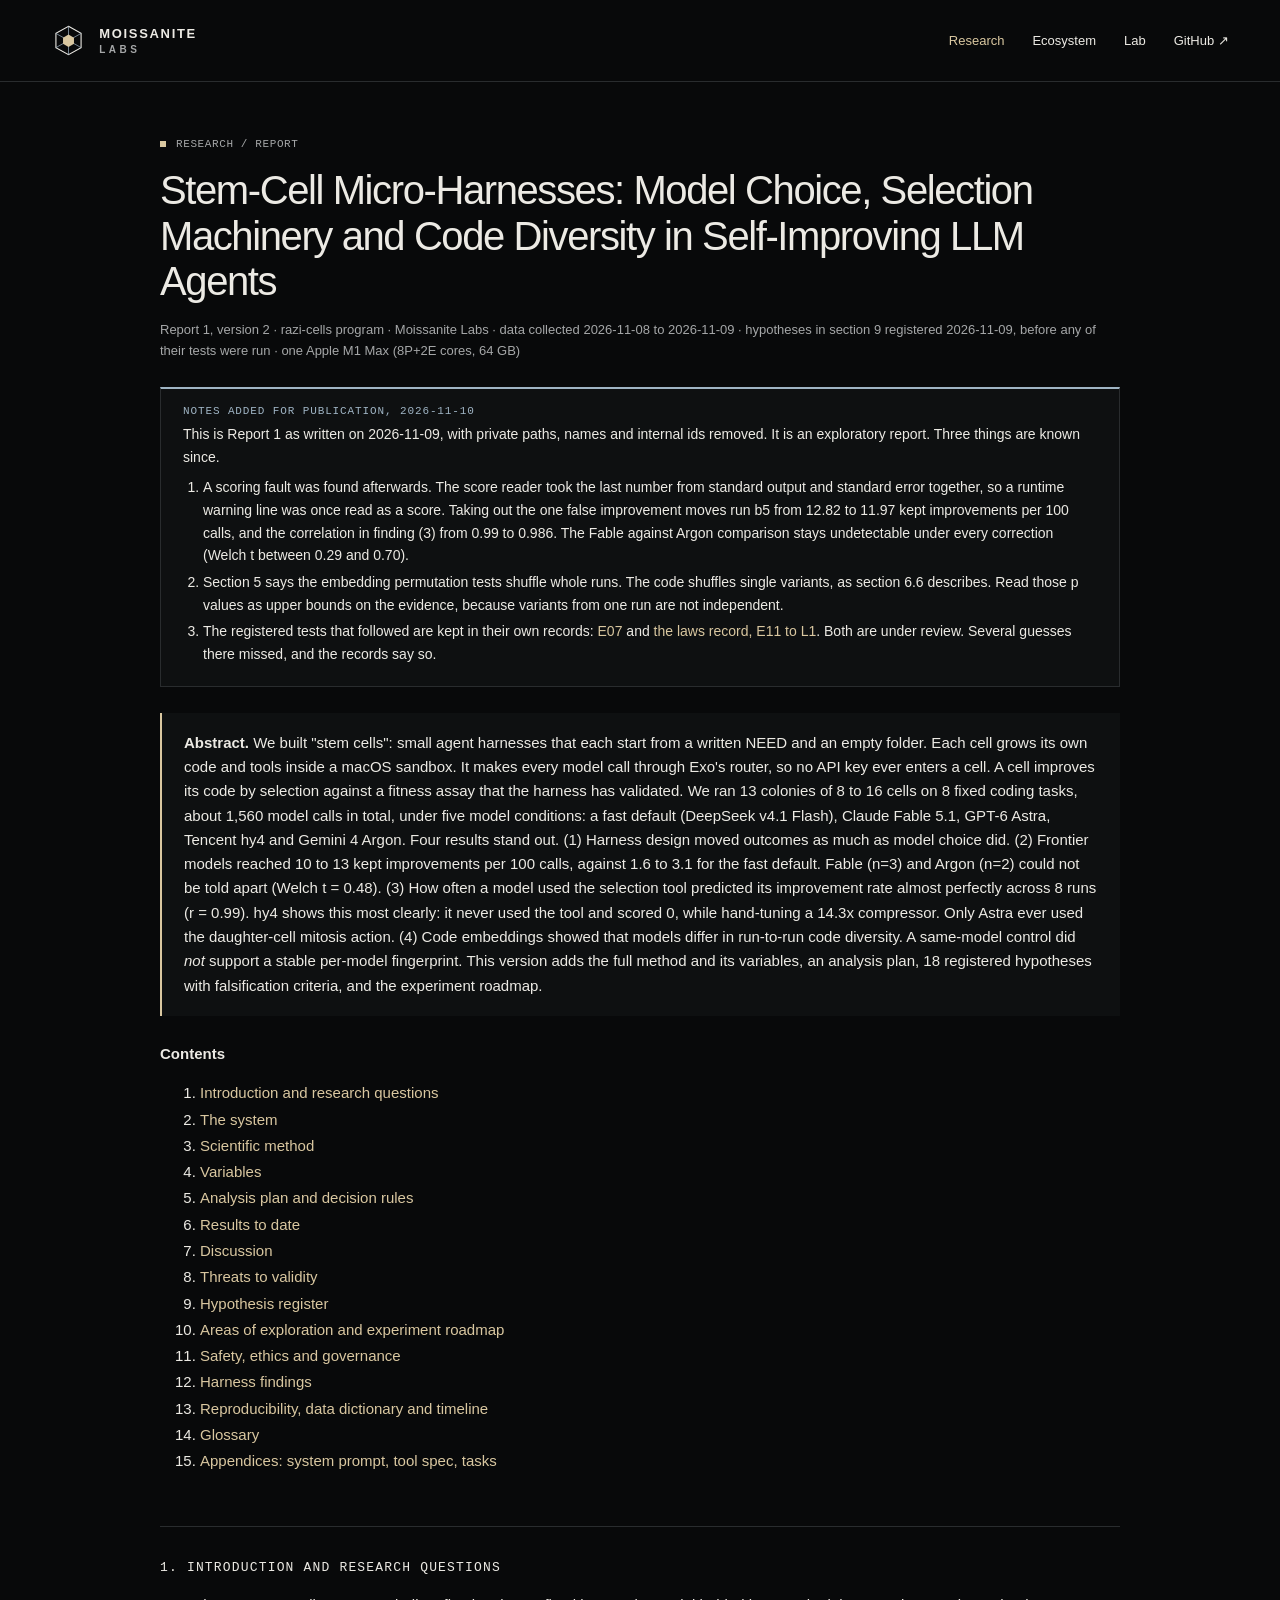
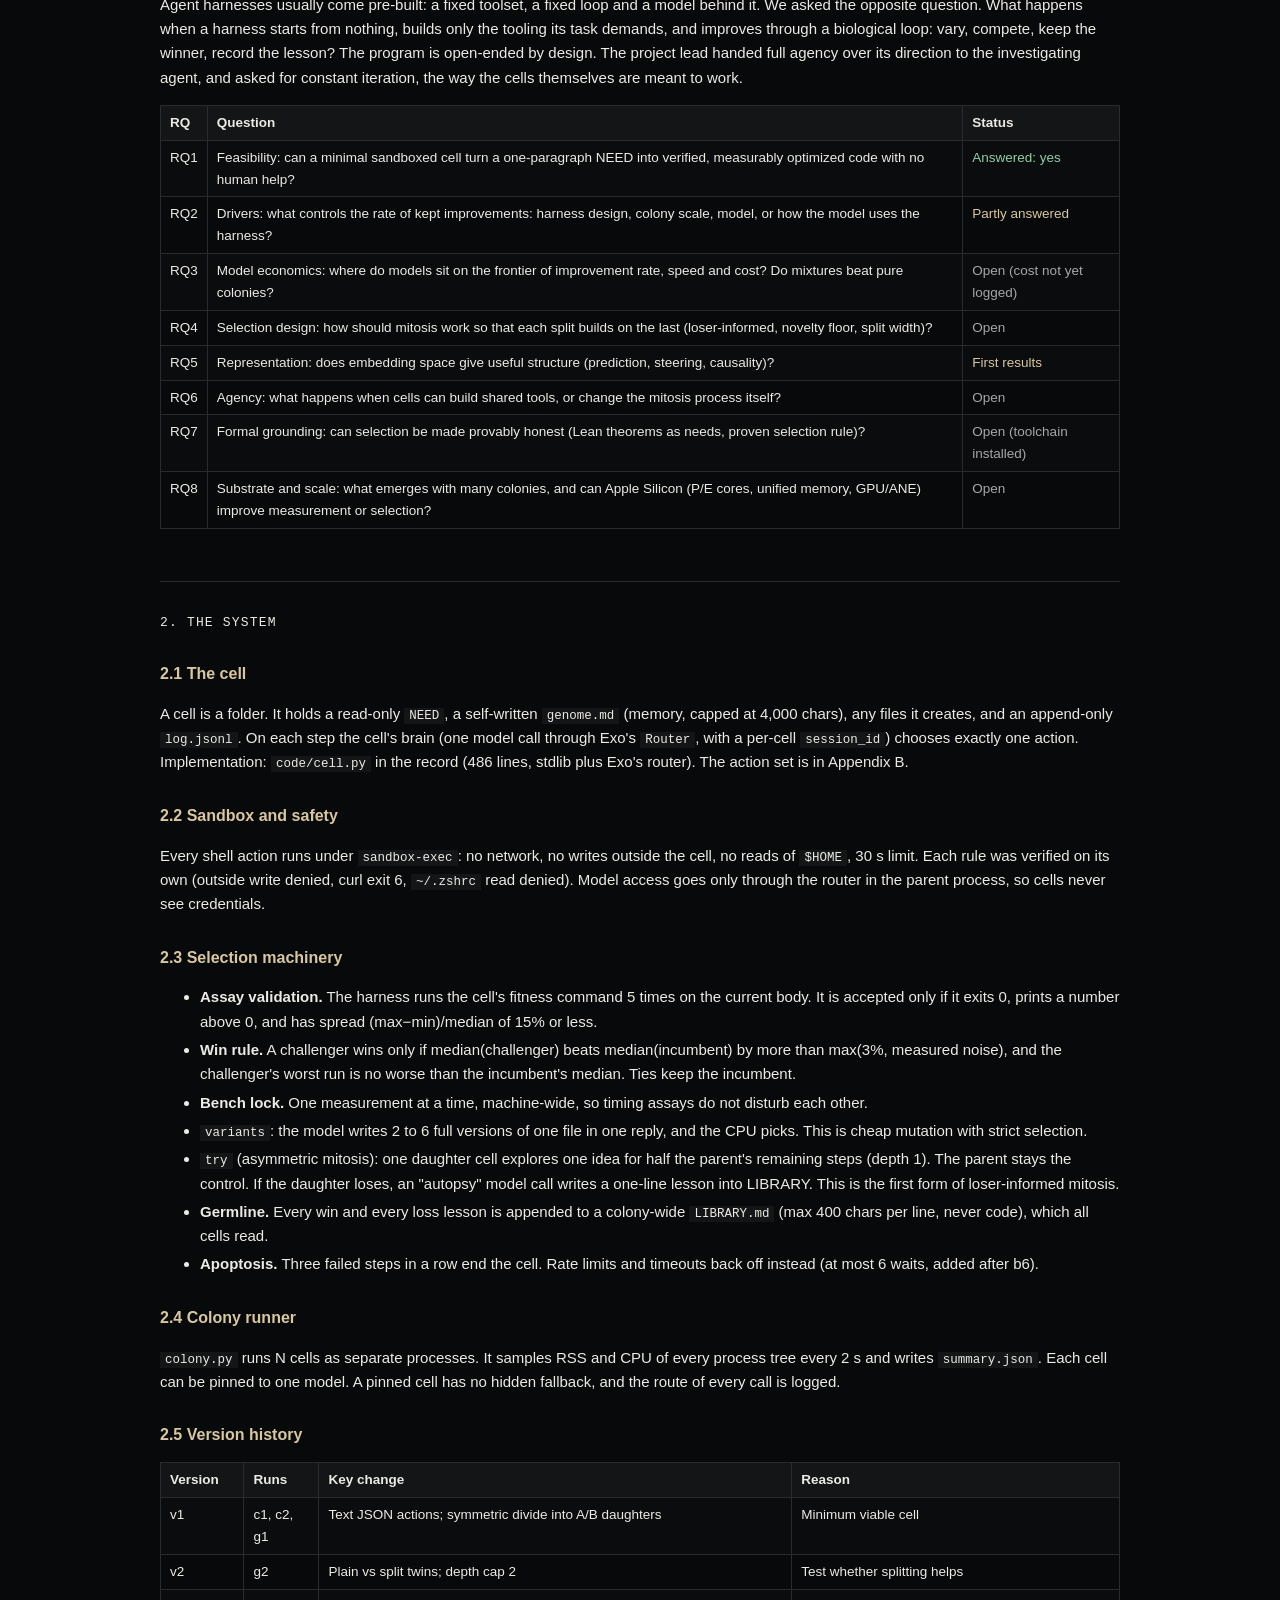
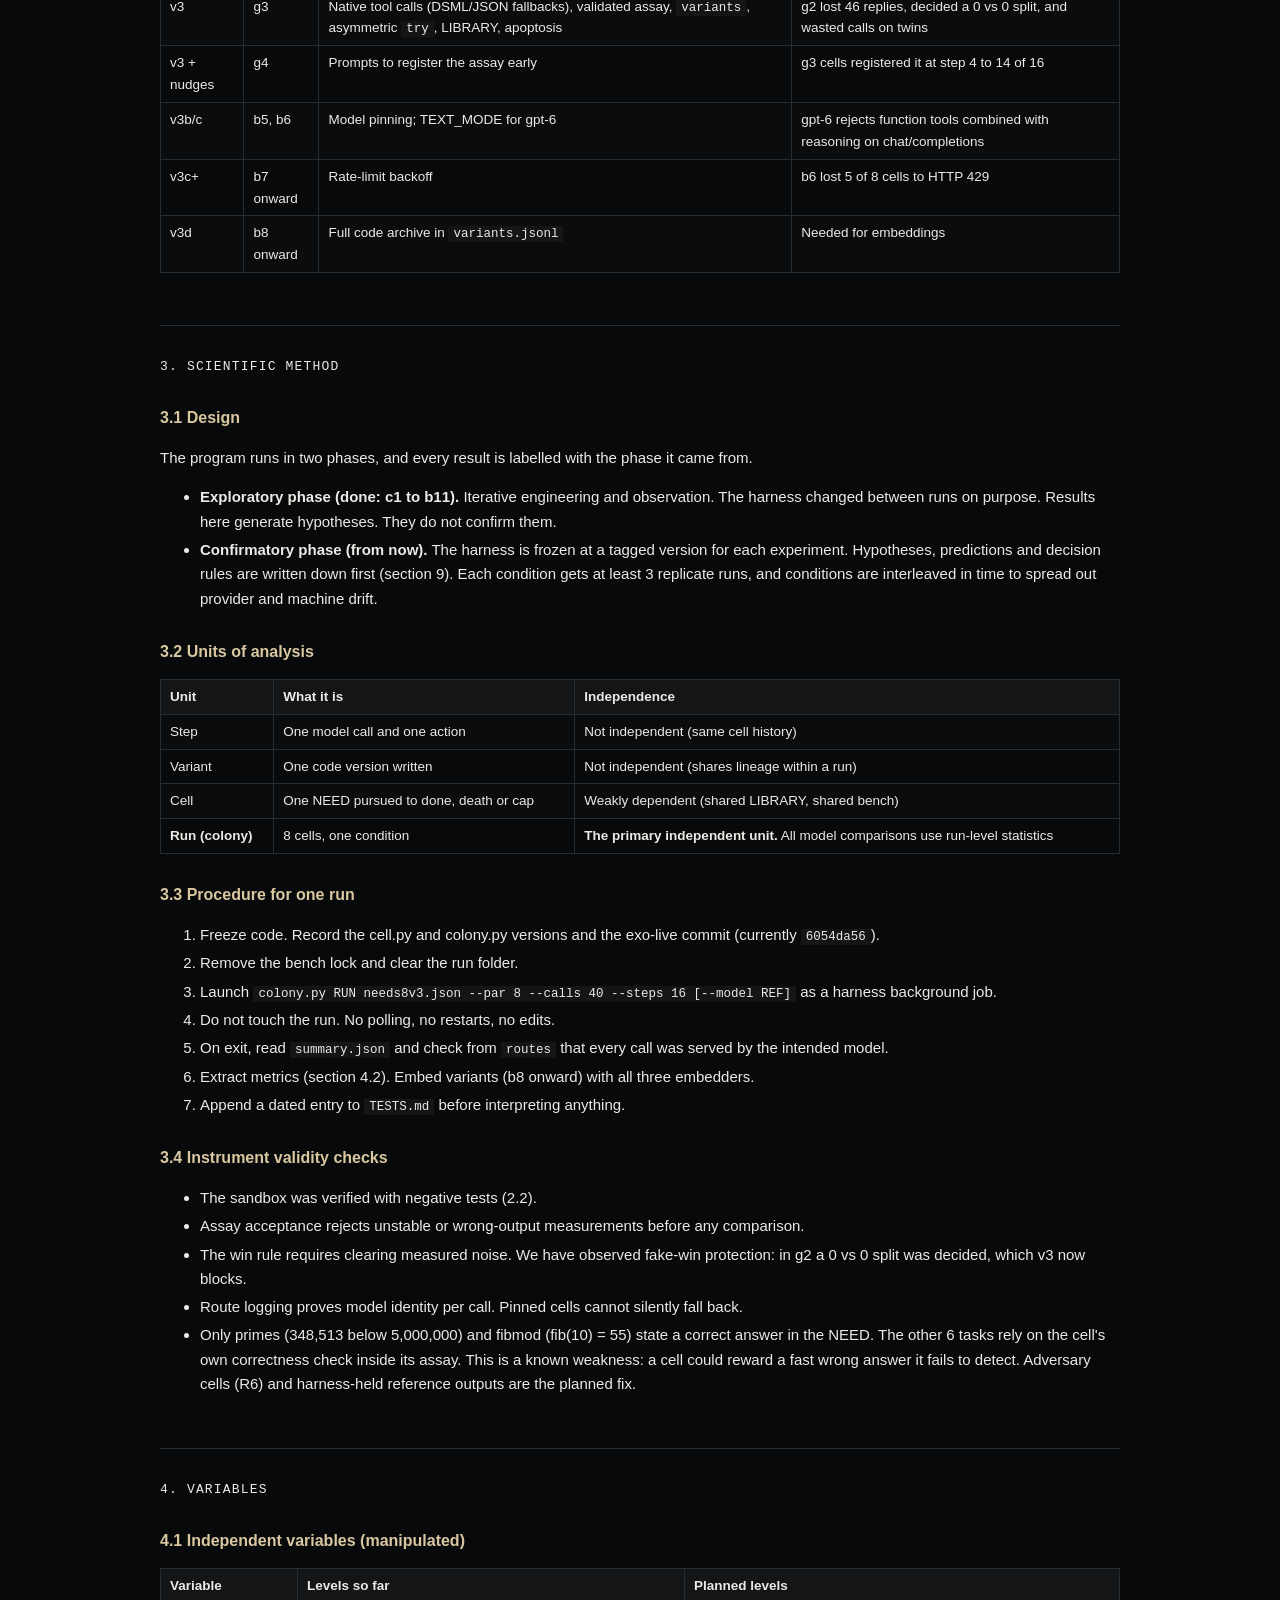
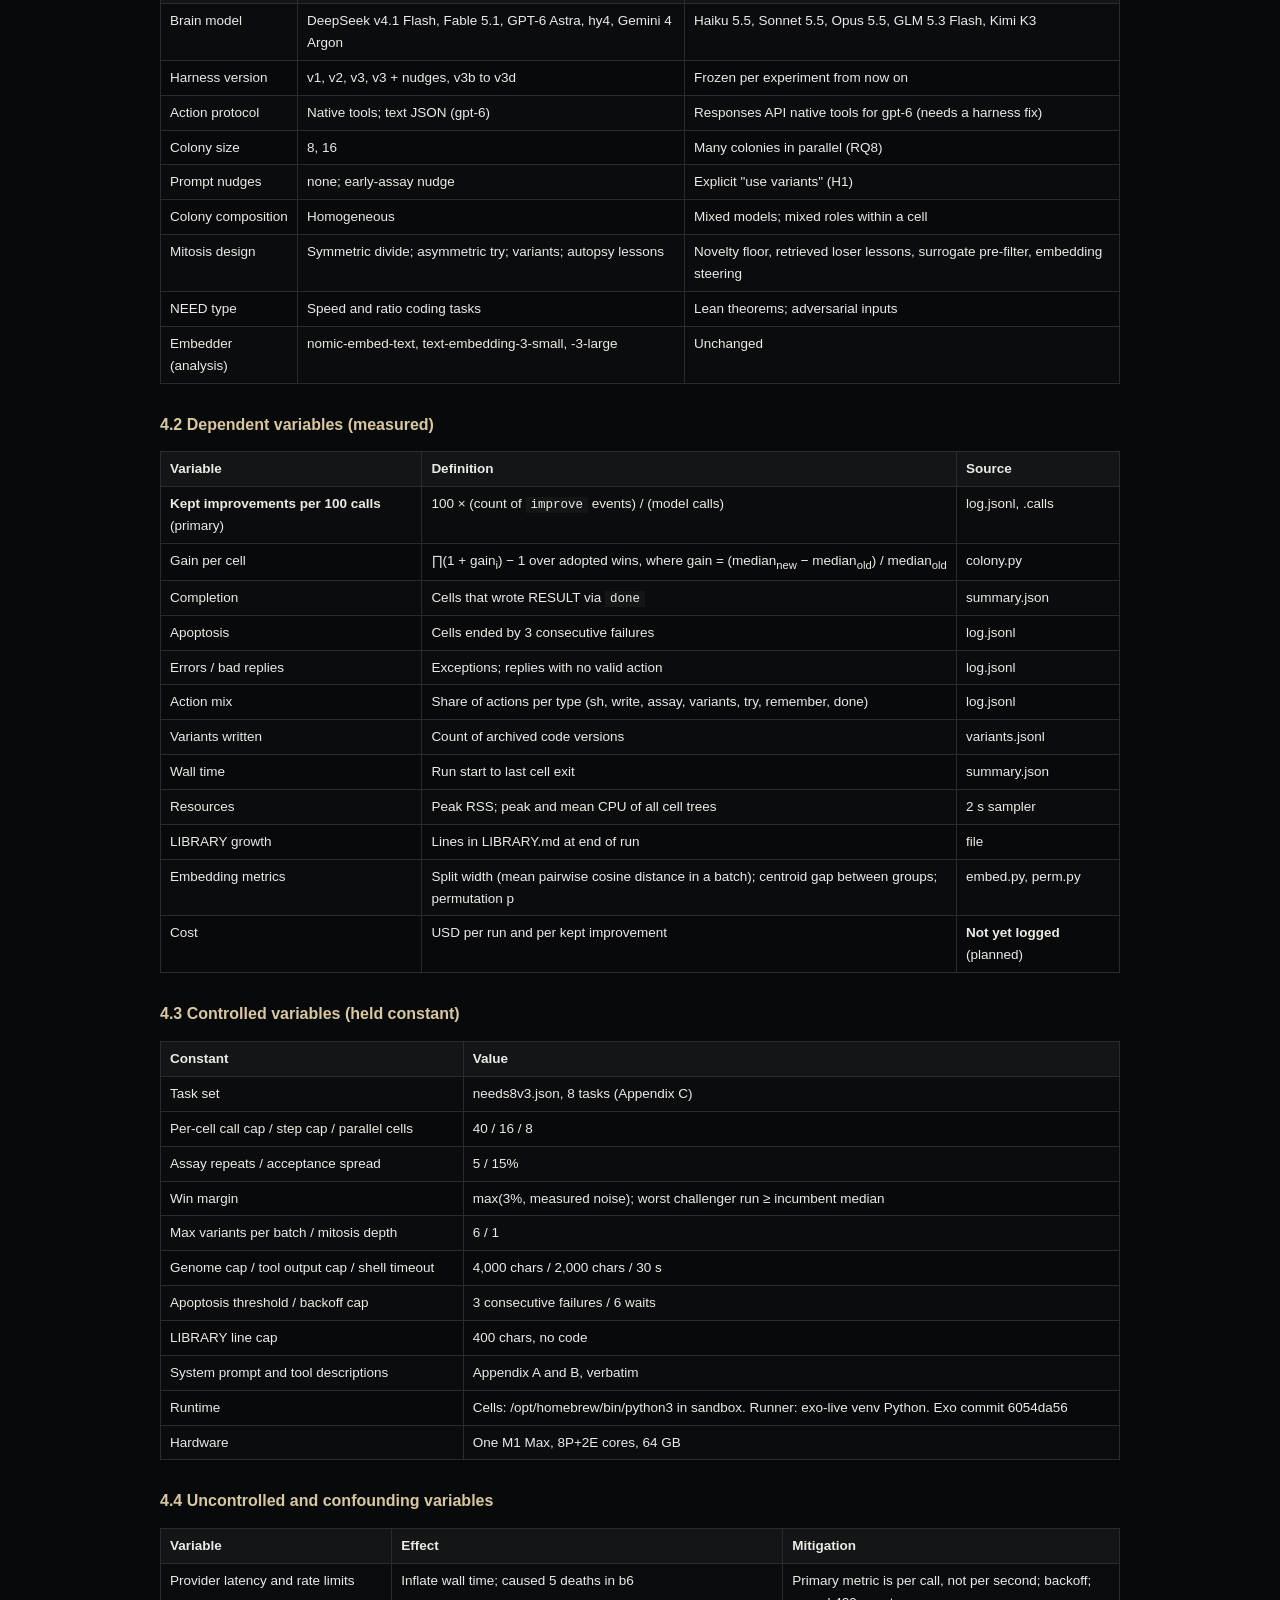
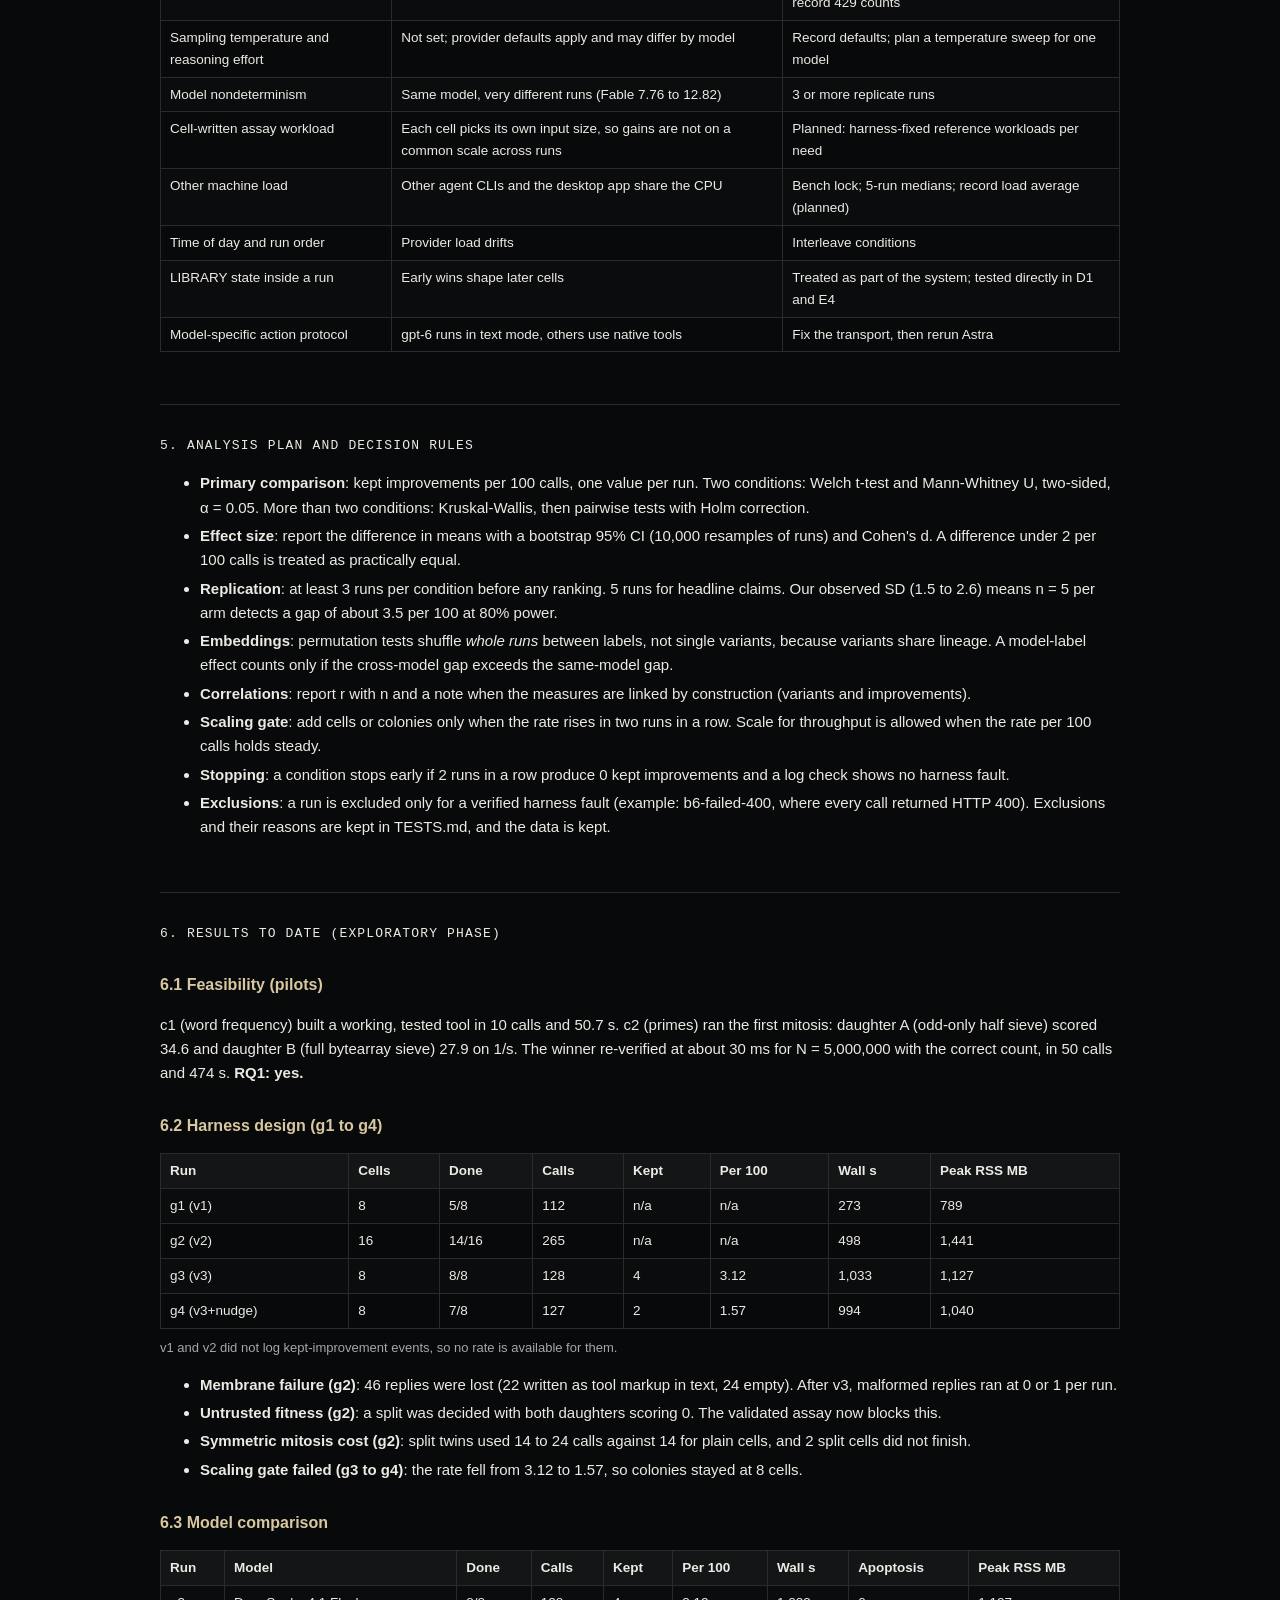
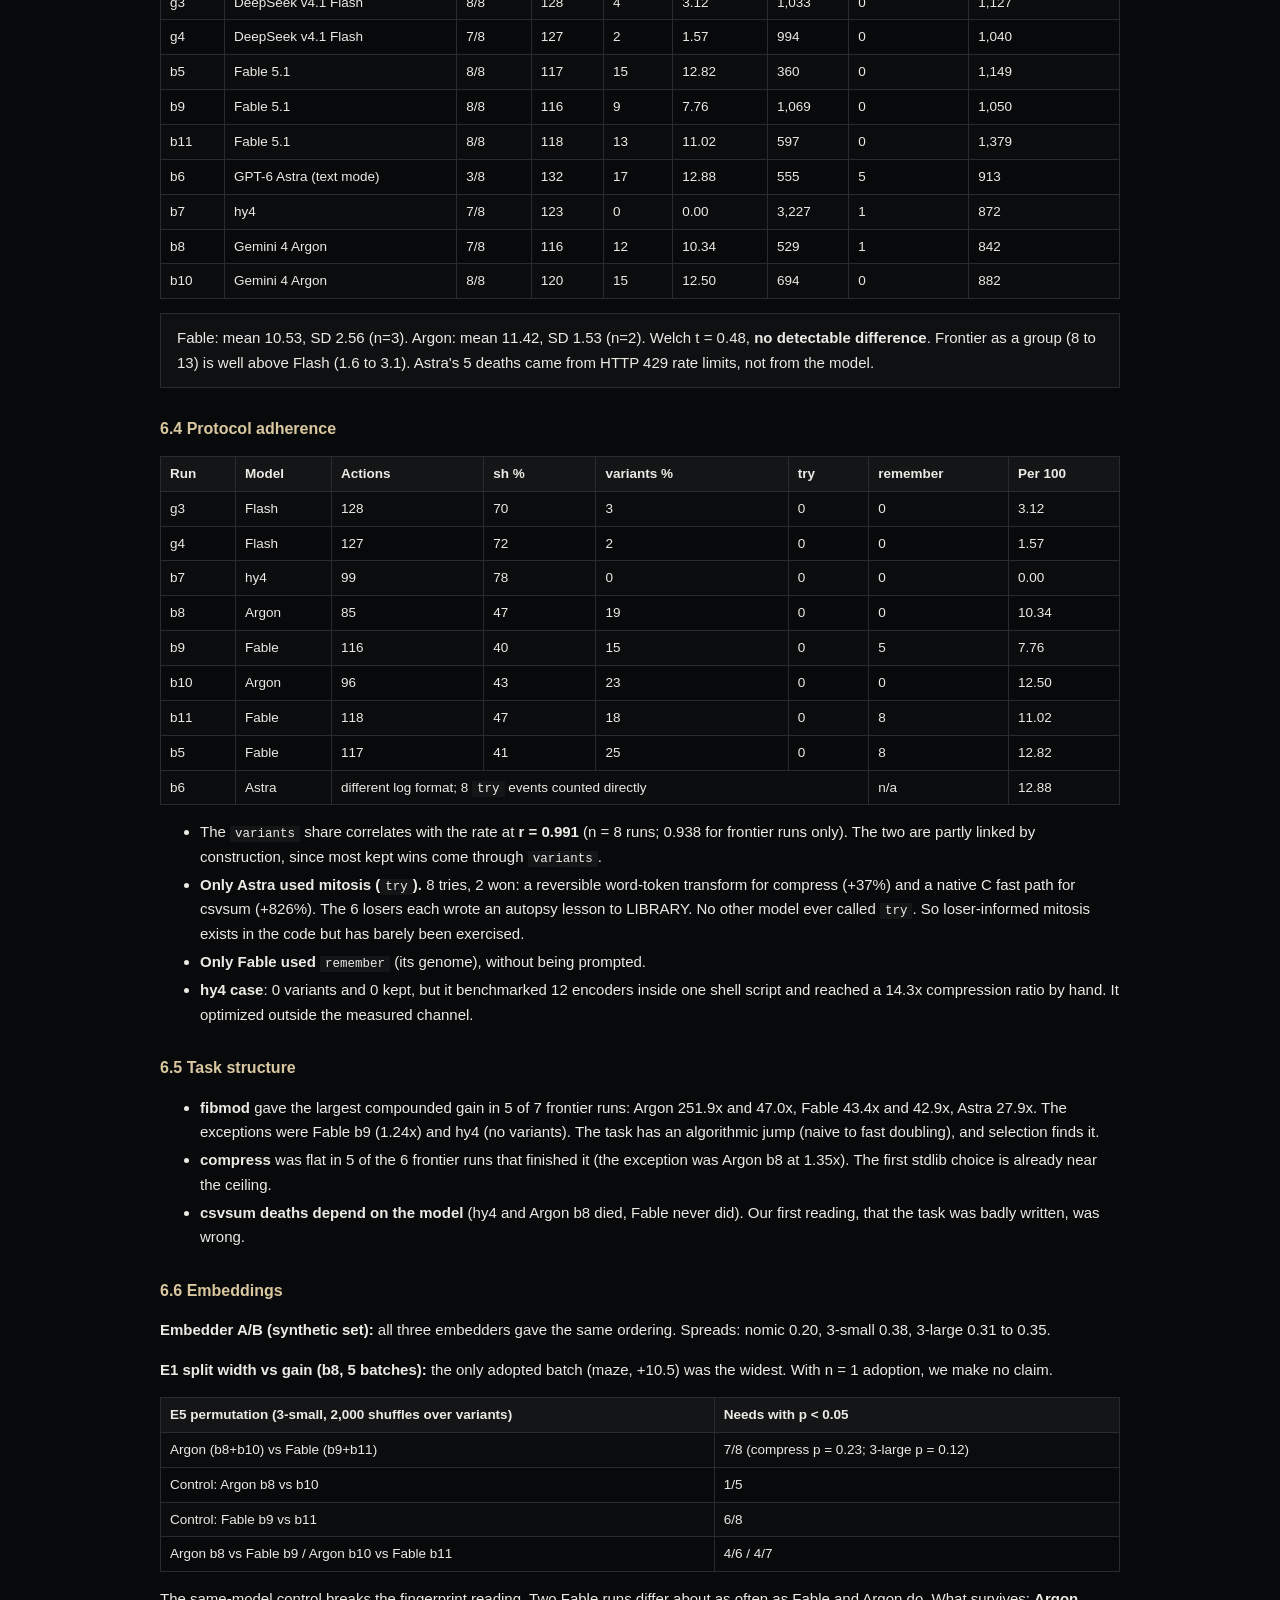
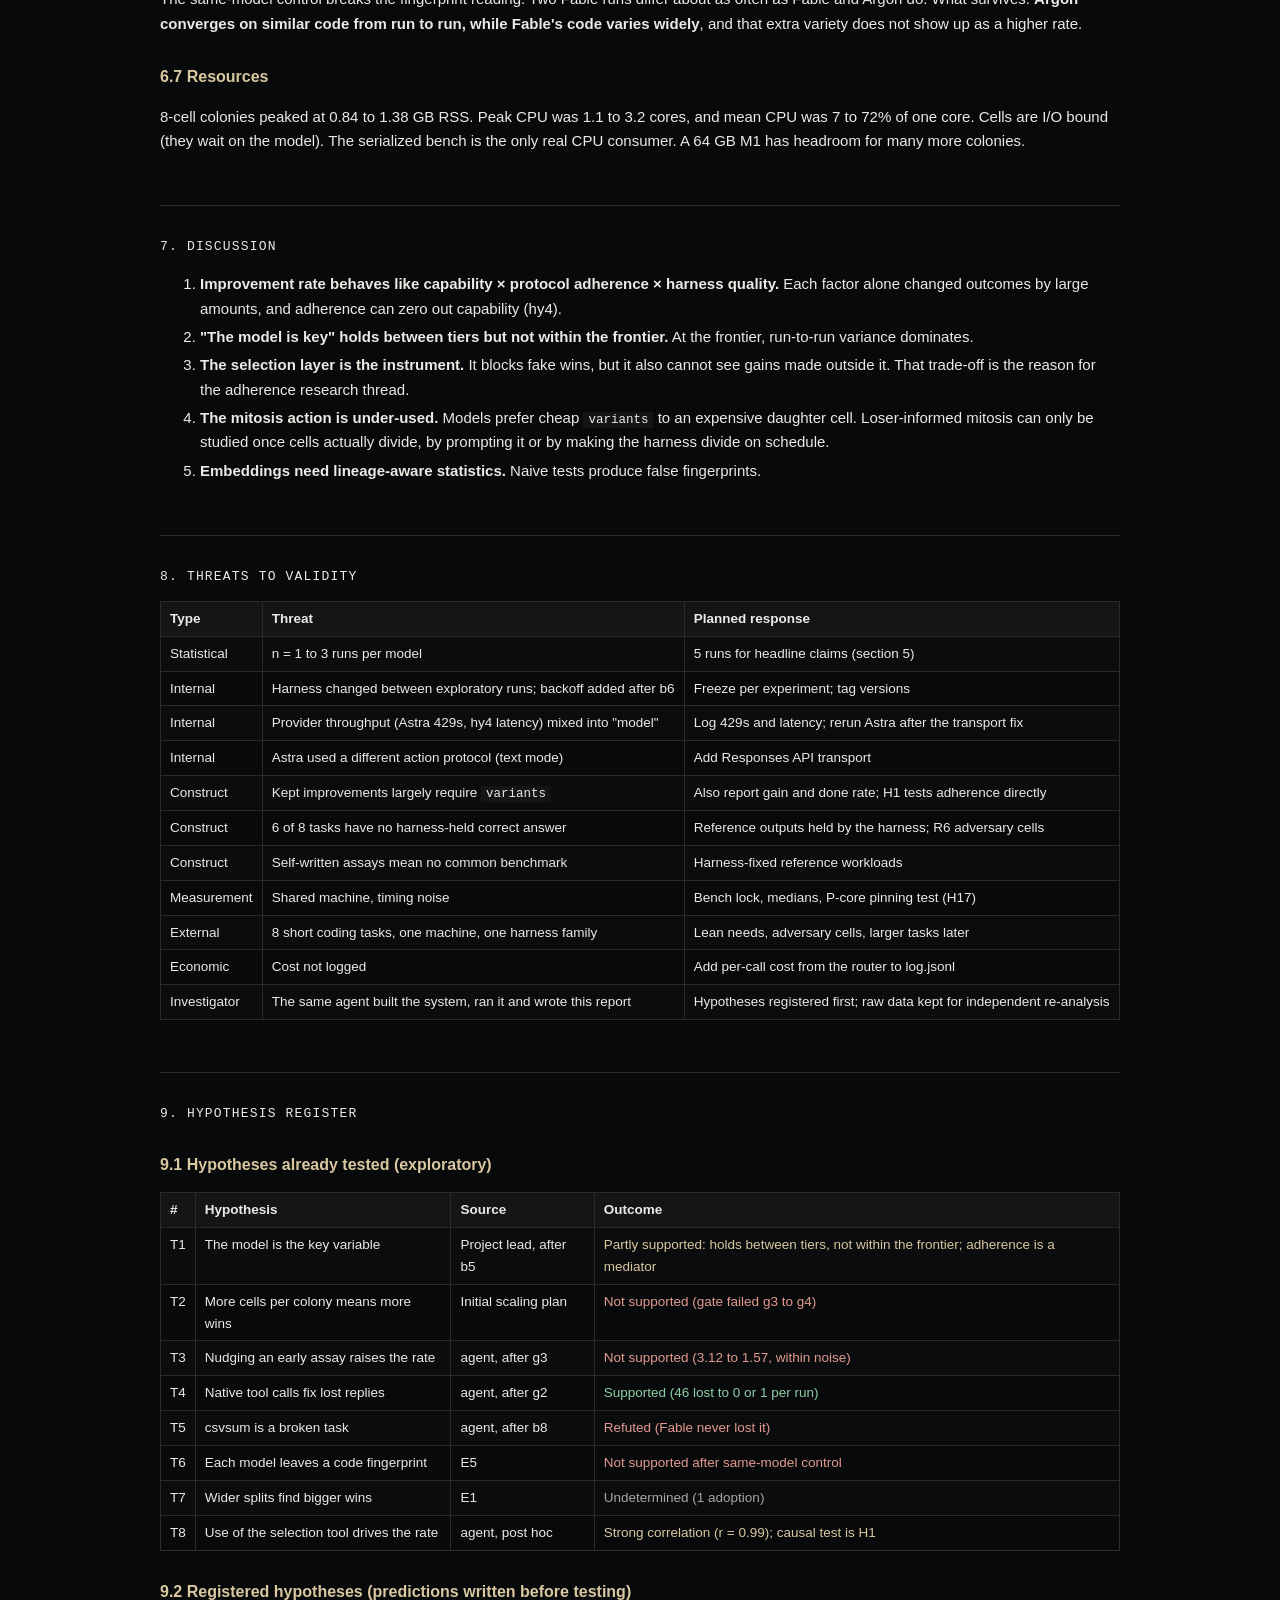
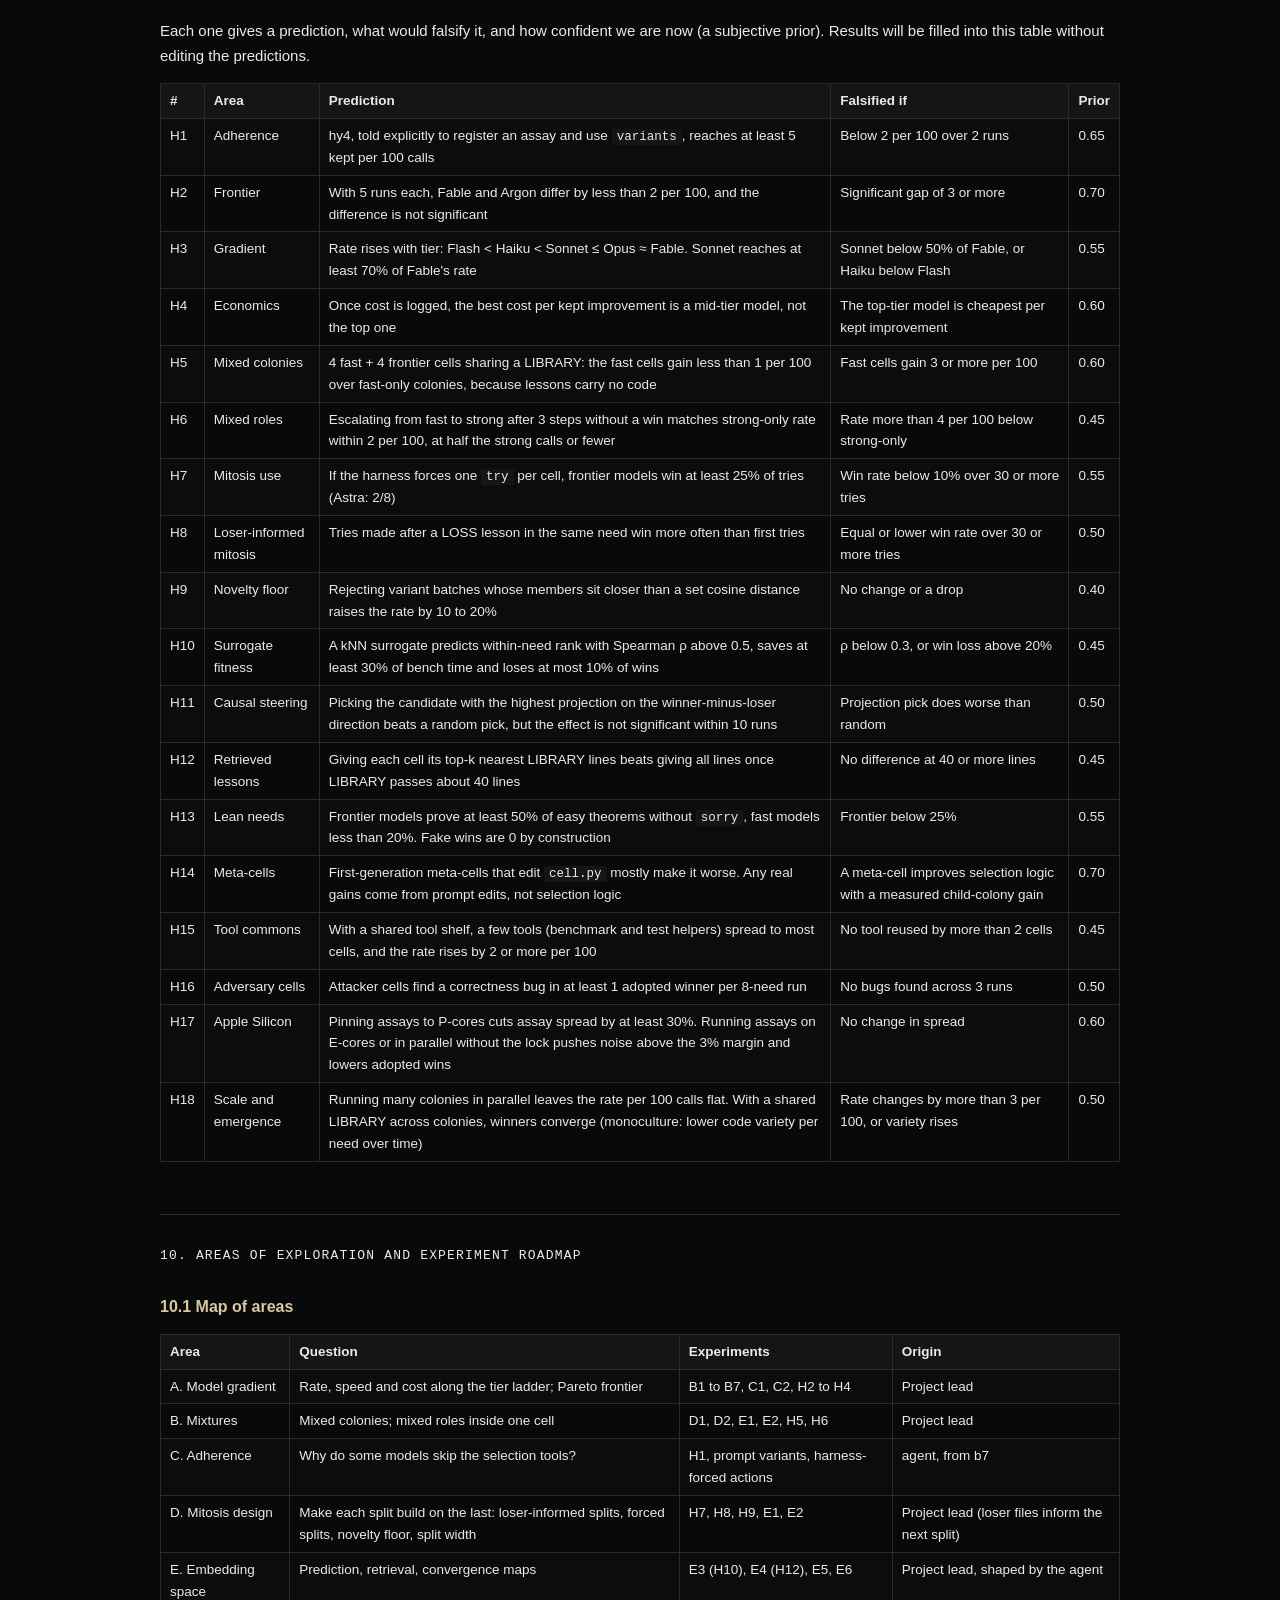
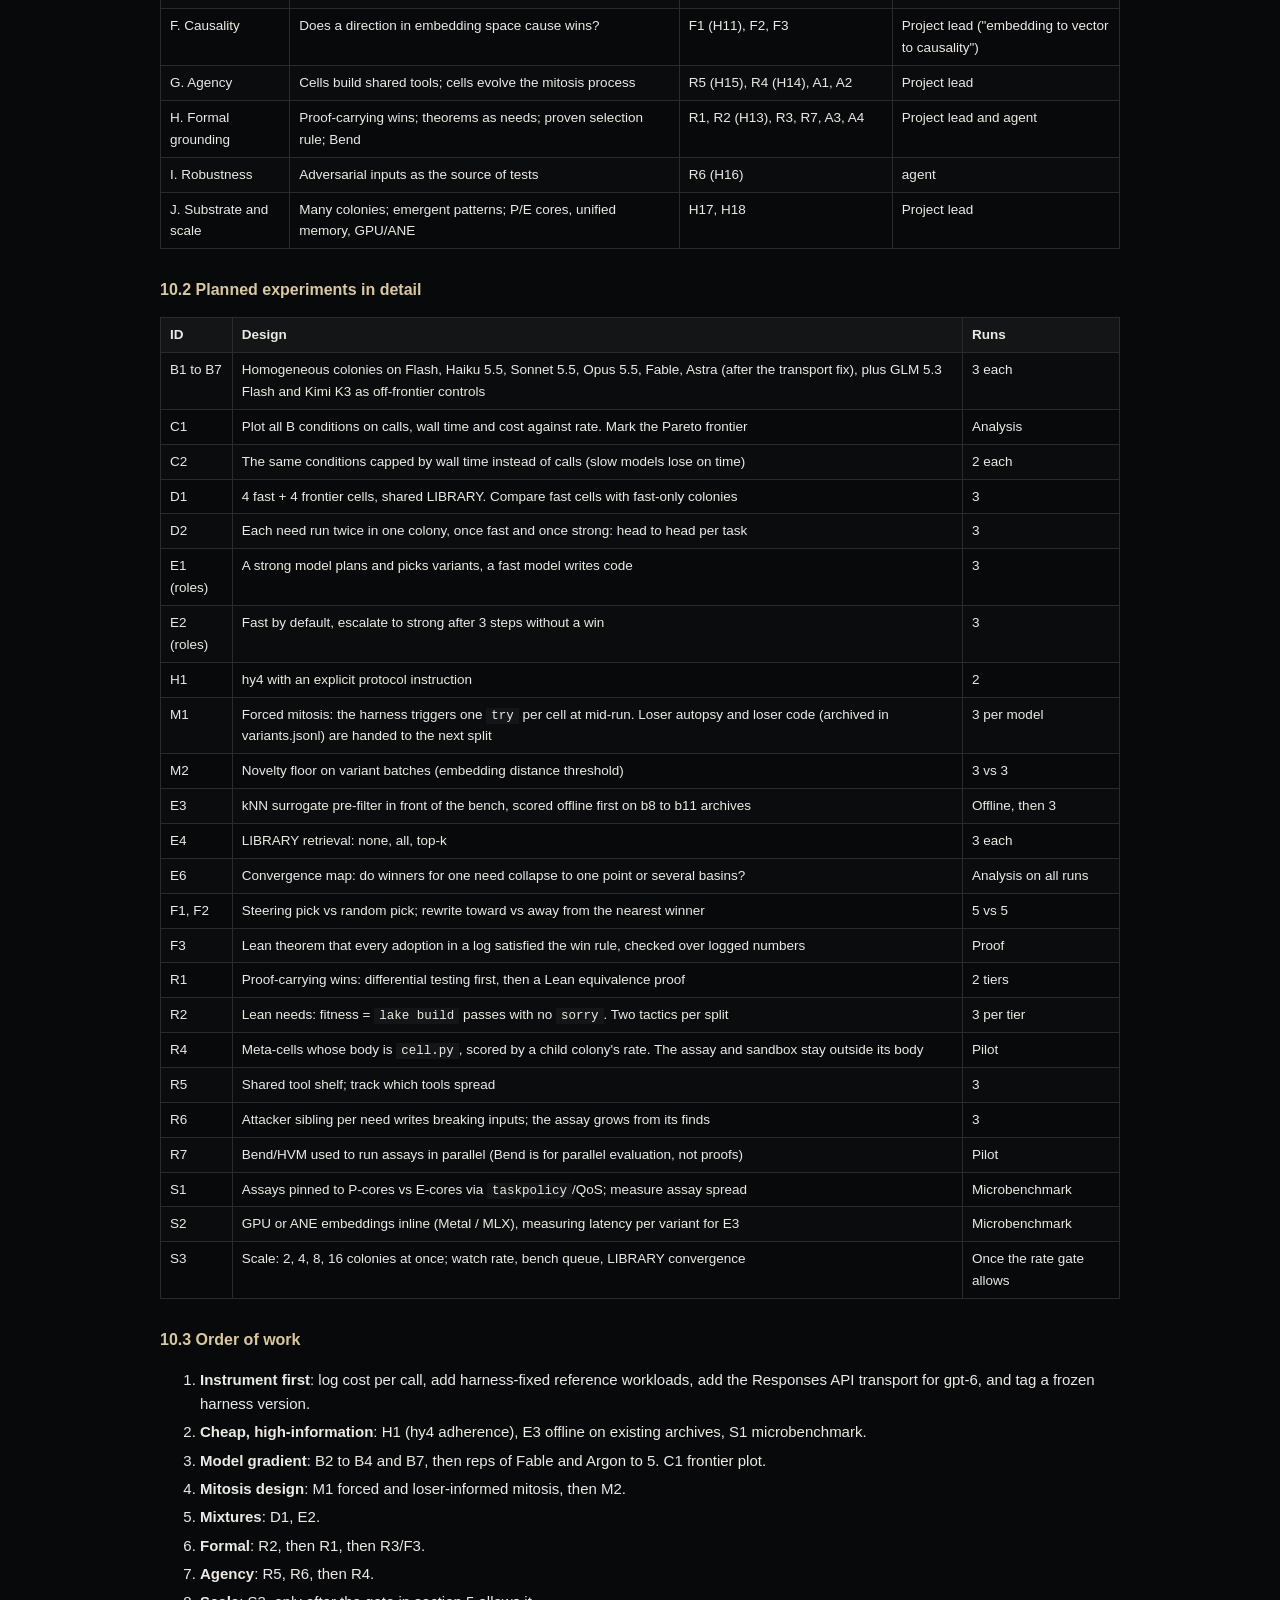
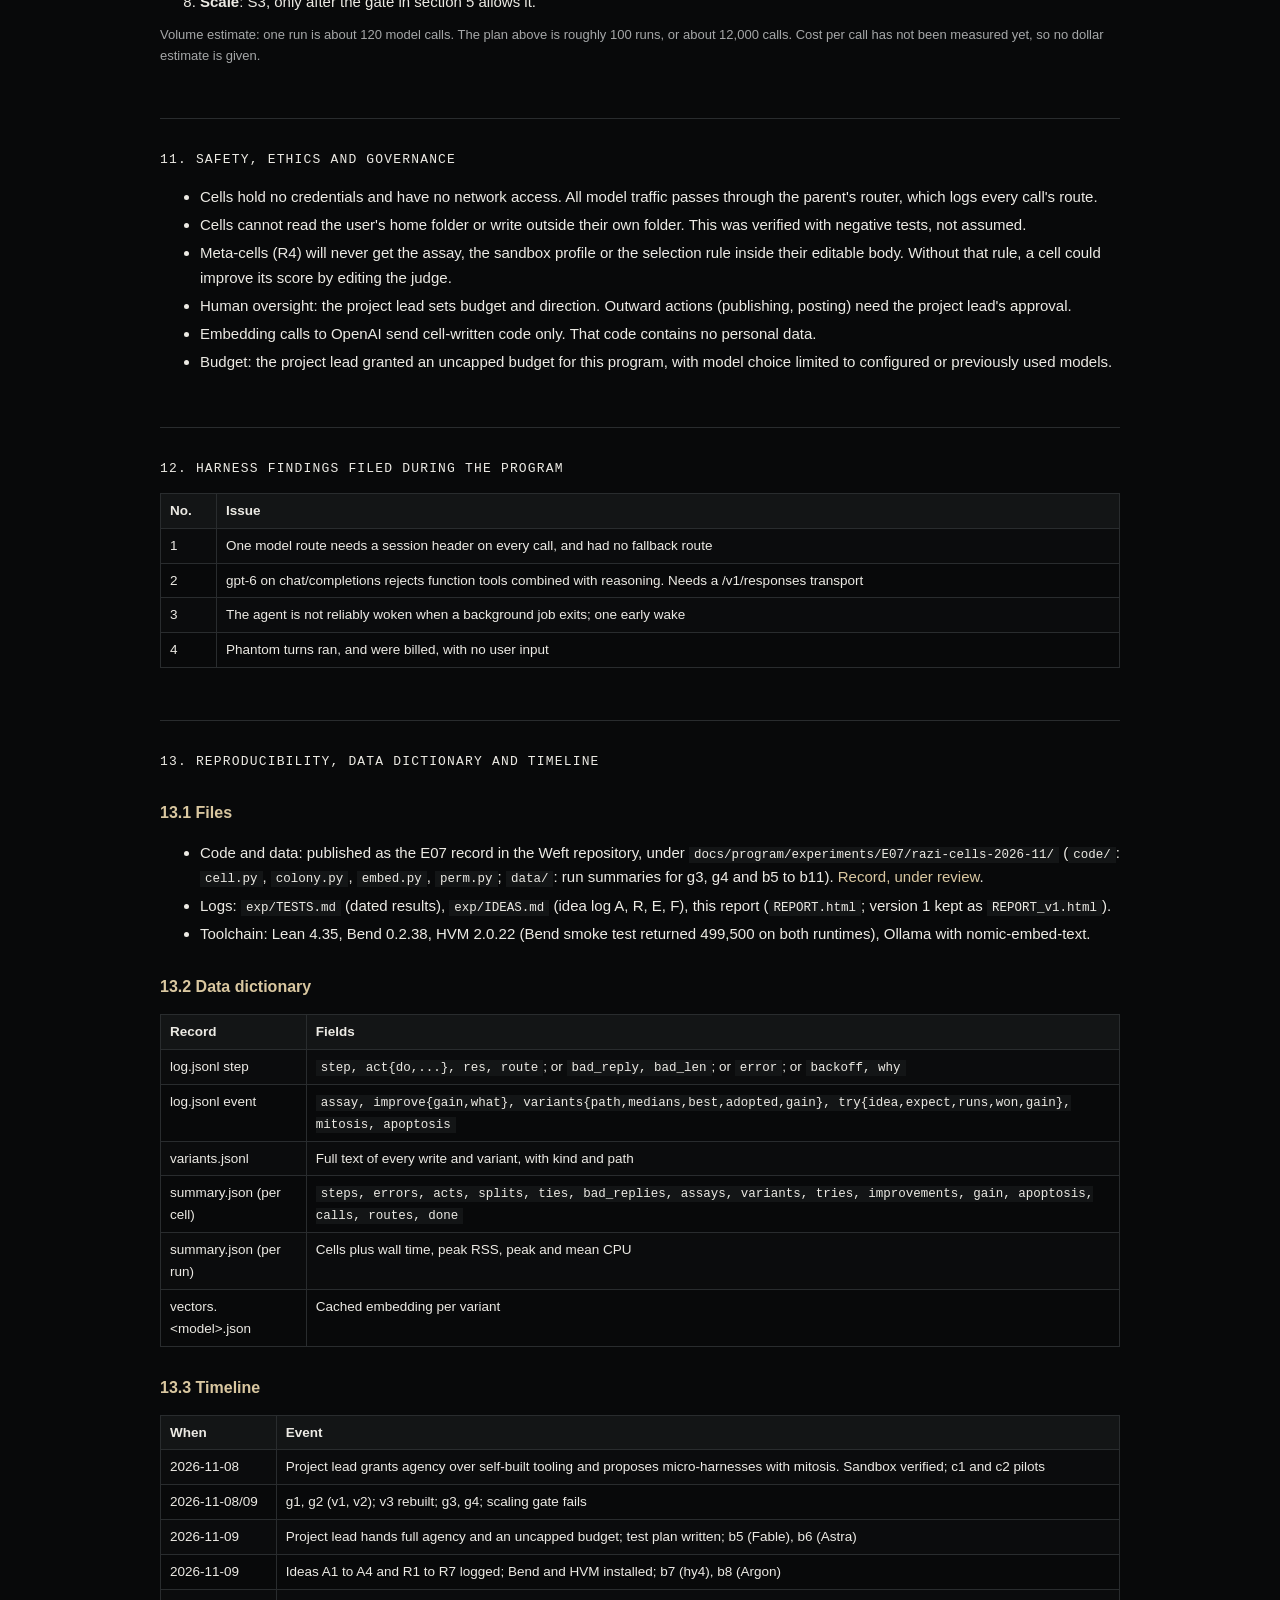
<file: docs/research/stem-cell-micro-harnesses/index.html>
<!doctype html>
<html lang="en">
<head>
<meta charset="utf-8">
<meta name="viewport" content="width=device-width, initial-scale=1">
<meta name="theme-color" content="#08090a">
<title>Stem-Cell Micro-Harnesses: Report 1 | Moissanite Labs</title>
<meta name="description" content="Report 1 of the razi-cells program: small agent harnesses that start from a need and an empty folder, and improve by selection.">
<link rel="canonical" href="https://moissanite-labs.github.io/.github/research/stem-cell-micro-harnesses/">
<link rel="icon" href="../../assets/favicon.svg" type="image/svg+xml">
<link rel="stylesheet" href="../../research/research.css">
</head>
<body>
<a class="skip" href="#main">Skip to content</a>
<header class="bar"><a class="brand" href="../../" aria-label="Moissanite Labs home"><img src="../../assets/favicon.svg" width="35" height="35" alt=""><span>MOISSANITE<span>LABS</span></span></a>
<nav aria-label="Main navigation"><a href="../../research/" aria-current="page">Research</a><a href="../../ml/">Ecosystem</a><a href="../../">Lab</a><a href="https://github.com/Moissanite-Labs">GitHub <span aria-hidden="true">&nearr;</span></a></nav></header>
<main class="paper" id="main">
<p class="eyebrow"><i></i> Research / report</p>

<h1>Stem-Cell Micro-Harnesses: Model Choice, Selection Machinery and Code Diversity in Self-Improving LLM Agents</h1>
<div class="meta">Report 1, version 2 &middot; razi-cells program &middot; Moissanite Labs &middot; data collected 2026-11-08 to 2026-11-09 &middot; hypotheses in section 9 registered 2026-11-09, before any of their tests were run &middot; one Apple M1 Max (8P+2E cores, 64 GB)</div>

<div class="note"><b>Notes added for publication, 2026-11-10</b>
This is Report 1 as written on 2026-11-09, with private paths, names and internal ids removed. It is an exploratory report. Three things are known since.
<ol>
<li>A scoring fault was found afterwards. The score reader took the last number from standard output and standard error together, so a runtime warning line was once read as a score. Taking out the one false improvement moves run b5 from 12.82 to 11.97 kept improvements per 100 calls, and the correlation in finding (3) from 0.99 to 0.986. The Fable against Argon comparison stays undetectable under every correction (Welch t between 0.29 and 0.70).</li>
<li>Section 5 says the embedding permutation tests shuffle whole runs. The code shuffles single variants, as section 6.6 describes. Read those p values as upper bounds on the evidence, because variants from one run are not independent.</li>
<li>The registered tests that followed are kept in their own records: <a href="https://github.com/Moissanite-Labs/weft/pull/101">E07</a> and <a href="https://github.com/Moissanite-Labs/weft/pull/107">the laws record, E11 to L1</a>. Both are under review. Several guesses there missed, and the records say so.</li>
</ol></div>
<div class="abstract"><b>Abstract.</b>
We built "stem cells": small agent harnesses that each start from a written NEED and an empty folder.
Each cell grows its own code and tools inside a macOS sandbox. It makes every model call through
Exo's router, so no API key ever enters a cell. A cell improves its code by selection against a
fitness assay that the harness has validated. We ran 13 colonies of 8 to 16 cells on 8 fixed coding
tasks, about 1,560 model calls in total, under five model conditions: a fast default (DeepSeek v4.1 Flash),
Claude Fable 5.1, GPT-6 Astra, Tencent hy4 and Gemini 4 Argon.
Four results stand out. (1) Harness design moved outcomes as much as model choice did.
(2) Frontier models reached 10 to 13 kept improvements per 100 calls, against 1.6 to 3.1 for the fast
default. Fable (n=3) and Argon (n=2) could not be told apart (Welch t = 0.48). (3) How often a model
used the selection tool predicted its improvement rate almost perfectly across 8 runs (r = 0.99).
hy4 shows this most clearly: it never used the tool and scored 0, while hand-tuning a 14.3x compressor.
Only Astra ever used the daughter-cell mitosis action. (4) Code embeddings showed that models differ
in run-to-run code diversity. A same-model control did <i>not</i> support a stable per-model fingerprint.
This version adds the full method and its variables, an analysis plan, 18 registered hypotheses
with falsification criteria, and the experiment roadmap.</div>

<div class="toc"><b>Contents</b><ol>
<li><a href="#intro">Introduction and research questions</a></li>
<li><a href="#system">The system</a></li>
<li><a href="#method">Scientific method</a></li>
<li><a href="#vars">Variables</a></li>
<li><a href="#analysis">Analysis plan and decision rules</a></li>
<li><a href="#results">Results to date</a></li>
<li><a href="#disc">Discussion</a></li>
<li><a href="#threats">Threats to validity</a></li>
<li><a href="#hyp">Hypothesis register</a></li>
<li><a href="#road">Areas of exploration and experiment roadmap</a></li>
<li><a href="#safety">Safety, ethics and governance</a></li>
<li><a href="#harness">Harness findings</a></li>
<li><a href="#repro">Reproducibility, data dictionary and timeline</a></li>
<li><a href="#gloss">Glossary</a></li>
<li><a href="#appx">Appendices: system prompt, tool spec, tasks</a></li>
</ol></div>

<h2 id="intro">1. Introduction and research questions</h2>
<p>Agent harnesses usually come pre-built: a fixed toolset, a fixed loop and a model behind it. We asked
the opposite question. What happens when a harness starts from nothing, builds only the tooling its task
demands, and improves through a biological loop: vary, compete, keep the winner, record the lesson?
The program is open-ended by design. The project lead handed full agency over its direction to the
investigating agent, and asked for constant iteration, the way the cells themselves are meant to work.</p>
<div class="tablewrap"><table>
<tr><th>RQ</th><th>Question</th><th>Status</th></tr>
<tr><td>RQ1</td><td>Feasibility: can a minimal sandboxed cell turn a one-paragraph NEED into verified, measurably optimized code with no human help?</td><td class="sup">Answered: yes</td></tr>
<tr><td>RQ2</td><td>Drivers: what controls the rate of kept improvements: harness design, colony scale, model, or how the model uses the harness?</td><td class="mix">Partly answered</td></tr>
<tr><td>RQ3</td><td>Model economics: where do models sit on the frontier of improvement rate, speed and cost? Do mixtures beat pure colonies?</td><td class="open">Open (cost not yet logged)</td></tr>
<tr><td>RQ4</td><td>Selection design: how should mitosis work so that each split builds on the last (loser-informed, novelty floor, split width)?</td><td class="open">Open</td></tr>
<tr><td>RQ5</td><td>Representation: does embedding space give useful structure (prediction, steering, causality)?</td><td class="mix">First results</td></tr>
<tr><td>RQ6</td><td>Agency: what happens when cells can build shared tools, or change the mitosis process itself?</td><td class="open">Open</td></tr>
<tr><td>RQ7</td><td>Formal grounding: can selection be made provably honest (Lean theorems as needs, proven selection rule)?</td><td class="open">Open (toolchain installed)</td></tr>
<tr><td>RQ8</td><td>Substrate and scale: what emerges with many colonies, and can Apple Silicon (P/E cores, unified memory, GPU/ANE) improve measurement or selection?</td><td class="open">Open</td></tr>
</table></div>

<h2 id="system">2. The system</h2>
<h3>2.1 The cell</h3>
<p>A cell is a folder. It holds a read-only <code>NEED</code>, a self-written <code>genome.md</code>
(memory, capped at 4,000 chars), any files it creates, and an append-only <code>log.jsonl</code>.
On each step the cell's brain (one model call through Exo's <code>Router</code>, with a per-cell
<code>session_id</code>) chooses exactly one action. Implementation: <code>code/cell.py</code> in the record
(486 lines, stdlib plus Exo's router). The action set is in Appendix B.</p>
<h3>2.2 Sandbox and safety</h3>
<p>Every shell action runs under <code>sandbox-exec</code>: no network, no writes outside the cell, no reads
of <code>$HOME</code>, 30 s limit. Each rule was verified on its own (outside write denied, curl exit 6,
<code>~/.zshrc</code> read denied). Model access goes only through the router in the parent process,
so cells never see credentials.</p>
<h3>2.3 Selection machinery</h3>
<ul>
<li><b>Assay validation.</b> The harness runs the cell's fitness command 5 times on the current body. It is accepted only if it exits 0, prints a number above 0, and has spread (max&minus;min)/median of 15% or less.</li>
<li><b>Win rule.</b> A challenger wins only if median(challenger) beats median(incumbent) by more than max(3%, measured noise), and the challenger's worst run is no worse than the incumbent's median. Ties keep the incumbent.</li>
<li><b>Bench lock.</b> One measurement at a time, machine-wide, so timing assays do not disturb each other.</li>
<li><b><code>variants</code></b>: the model writes 2 to 6 full versions of one file in one reply, and the CPU picks. This is cheap mutation with strict selection.</li>
<li><b><code>try</code></b> (asymmetric mitosis): one daughter cell explores one idea for half the parent's remaining steps (depth 1). The parent stays the control. If the daughter loses, an "autopsy" model call writes a one-line lesson into LIBRARY. This is the first form of loser-informed mitosis.</li>
<li><b>Germline.</b> Every win and every loss lesson is appended to a colony-wide <code>LIBRARY.md</code> (max 400 chars per line, never code), which all cells read.</li>
<li><b>Apoptosis.</b> Three failed steps in a row end the cell. Rate limits and timeouts back off instead (at most 6 waits, added after b6).</li>
</ul>
<h3>2.4 Colony runner</h3>
<p><code>colony.py</code> runs N cells as separate processes. It samples RSS and CPU of every process tree every 2 s and writes
<code>summary.json</code>. Each cell can be pinned to one model. A pinned cell has no hidden fallback, and the
route of every call is logged.</p>
<h3>2.5 Version history</h3>
<div class="tablewrap"><table>
<tr><th>Version</th><th>Runs</th><th>Key change</th><th>Reason</th></tr>
<tr><td>v1</td><td>c1, c2, g1</td><td>Text JSON actions; symmetric divide into A/B daughters</td><td>Minimum viable cell</td></tr>
<tr><td>v2</td><td>g2</td><td>Plain vs split twins; depth cap 2</td><td>Test whether splitting helps</td></tr>
<tr><td>v3</td><td>g3</td><td>Native tool calls (DSML/JSON fallbacks), validated assay, <code>variants</code>, asymmetric <code>try</code>, LIBRARY, apoptosis</td><td>g2 lost 46 replies, decided a 0 vs 0 split, and wasted calls on twins</td></tr>
<tr><td>v3 + nudges</td><td>g4</td><td>Prompts to register the assay early</td><td>g3 cells registered it at step 4 to 14 of 16</td></tr>
<tr><td>v3b/c</td><td>b5, b6</td><td>Model pinning; TEXT_MODE for gpt-6</td><td>gpt-6 rejects function tools combined with reasoning on chat/completions</td></tr>
<tr><td>v3c+</td><td>b7 onward</td><td>Rate-limit backoff</td><td>b6 lost 5 of 8 cells to HTTP 429</td></tr>
<tr><td>v3d</td><td>b8 onward</td><td>Full code archive in <code>variants.jsonl</code></td><td>Needed for embeddings</td></tr>
</table></div>

<h2 id="method">3. Scientific method</h2>
<h3>3.1 Design</h3>
<p>The program runs in two phases, and every result is labelled with the phase it came from.</p>
<ul>
<li><b>Exploratory phase (done: c1 to b11).</b> Iterative engineering and observation. The harness changed
between runs on purpose. Results here generate hypotheses. They do not confirm them.</li>
<li><b>Confirmatory phase (from now).</b> The harness is frozen at a tagged version for each experiment. Hypotheses,
predictions and decision rules are written down first (section 9). Each condition gets at least 3
replicate runs, and conditions are interleaved in time to spread out provider and machine drift.</li>
</ul>
<h3>3.2 Units of analysis</h3>
<div class="tablewrap"><table>
<tr><th>Unit</th><th>What it is</th><th>Independence</th></tr>
<tr><td>Step</td><td>One model call and one action</td><td>Not independent (same cell history)</td></tr>
<tr><td>Variant</td><td>One code version written</td><td>Not independent (shares lineage within a run)</td></tr>
<tr><td>Cell</td><td>One NEED pursued to done, death or cap</td><td>Weakly dependent (shared LIBRARY, shared bench)</td></tr>
<tr><td><b>Run (colony)</b></td><td>8 cells, one condition</td><td><b>The primary independent unit.</b> All model comparisons use run-level statistics</td></tr>
</table></div>
<h3>3.3 Procedure for one run</h3>
<ol>
<li>Freeze code. Record the cell.py and colony.py versions and the exo-live commit (currently <code>6054da56</code>).</li>
<li>Remove the bench lock and clear the run folder.</li>
<li>Launch <code>colony.py RUN needs8v3.json --par 8 --calls 40 --steps 16 [--model REF]</code> as a harness background job.</li>
<li>Do not touch the run. No polling, no restarts, no edits.</li>
<li>On exit, read <code>summary.json</code> and check from <code>routes</code> that every call was served by the intended model.</li>
<li>Extract metrics (section 4.2). Embed variants (b8 onward) with all three embedders.</li>
<li>Append a dated entry to <code>TESTS.md</code> before interpreting anything.</li>
</ol>
<h3>3.4 Instrument validity checks</h3>
<ul>
<li>The sandbox was verified with negative tests (2.2).</li>
<li>Assay acceptance rejects unstable or wrong-output measurements before any comparison.</li>
<li>The win rule requires clearing measured noise. We have observed fake-win protection: in g2 a 0 vs 0 split was decided, which v3 now blocks.</li>
<li>Route logging proves model identity per call. Pinned cells cannot silently fall back.</li>
<li>Only primes (348,513 below 5,000,000) and fibmod (fib(10) = 55) state a correct answer in the NEED. The other 6 tasks rely on the cell's own correctness check inside its assay. This is a known weakness: a cell could reward a fast wrong answer it fails to detect. Adversary cells (R6) and harness-held reference outputs are the planned fix.</li>
</ul>

<h2 id="vars">4. Variables</h2>
<h3>4.1 Independent variables (manipulated)</h3>
<div class="tablewrap"><table>
<tr><th>Variable</th><th>Levels so far</th><th>Planned levels</th></tr>
<tr><td>Brain model</td><td>DeepSeek v4.1 Flash, Fable 5.1, GPT-6 Astra, hy4, Gemini 4 Argon</td><td>Haiku 5.5, Sonnet 5.5, Opus 5.5, GLM 5.3 Flash, Kimi K3</td></tr>
<tr><td>Harness version</td><td>v1, v2, v3, v3 + nudges, v3b to v3d</td><td>Frozen per experiment from now on</td></tr>
<tr><td>Action protocol</td><td>Native tools; text JSON (gpt-6)</td><td>Responses API native tools for gpt-6 (needs a harness fix)</td></tr>
<tr><td>Colony size</td><td>8, 16</td><td>Many colonies in parallel (RQ8)</td></tr>
<tr><td>Prompt nudges</td><td>none; early-assay nudge</td><td>Explicit "use variants" (H1)</td></tr>
<tr><td>Colony composition</td><td>Homogeneous</td><td>Mixed models; mixed roles within a cell</td></tr>
<tr><td>Mitosis design</td><td>Symmetric divide; asymmetric try; variants; autopsy lessons</td><td>Novelty floor, retrieved loser lessons, surrogate pre-filter, embedding steering</td></tr>
<tr><td>NEED type</td><td>Speed and ratio coding tasks</td><td>Lean theorems; adversarial inputs</td></tr>
<tr><td>Embedder (analysis)</td><td>nomic-embed-text, text-embedding-3-small, -3-large</td><td>Unchanged</td></tr>
</table></div>
<h3>4.2 Dependent variables (measured)</h3>
<div class="tablewrap"><table>
<tr><th>Variable</th><th>Definition</th><th>Source</th></tr>
<tr><td><b>Kept improvements per 100 calls</b> (primary)</td><td>100 &times; (count of <code>improve</code> events) / (model calls)</td><td>log.jsonl, .calls</td></tr>
<tr><td>Gain per cell</td><td>&prod;(1 + gain<sub>i</sub>) &minus; 1 over adopted wins, where gain = (median<sub>new</sub> &minus; median<sub>old</sub>) / median<sub>old</sub></td><td>colony.py</td></tr>
<tr><td>Completion</td><td>Cells that wrote RESULT via <code>done</code></td><td>summary.json</td></tr>
<tr><td>Apoptosis</td><td>Cells ended by 3 consecutive failures</td><td>log.jsonl</td></tr>
<tr><td>Errors / bad replies</td><td>Exceptions; replies with no valid action</td><td>log.jsonl</td></tr>
<tr><td>Action mix</td><td>Share of actions per type (sh, write, assay, variants, try, remember, done)</td><td>log.jsonl</td></tr>
<tr><td>Variants written</td><td>Count of archived code versions</td><td>variants.jsonl</td></tr>
<tr><td>Wall time</td><td>Run start to last cell exit</td><td>summary.json</td></tr>
<tr><td>Resources</td><td>Peak RSS; peak and mean CPU of all cell trees</td><td>2 s sampler</td></tr>
<tr><td>LIBRARY growth</td><td>Lines in LIBRARY.md at end of run</td><td>file</td></tr>
<tr><td>Embedding metrics</td><td>Split width (mean pairwise cosine distance in a batch); centroid gap between groups; permutation p</td><td>embed.py, perm.py</td></tr>
<tr><td>Cost</td><td>USD per run and per kept improvement</td><td><b>Not yet logged</b> (planned)</td></tr>
</table></div>
<h3>4.3 Controlled variables (held constant)</h3>
<div class="tablewrap"><table>
<tr><th>Constant</th><th>Value</th></tr>
<tr><td>Task set</td><td>needs8v3.json, 8 tasks (Appendix C)</td></tr>
<tr><td>Per-cell call cap / step cap / parallel cells</td><td>40 / 16 / 8</td></tr>
<tr><td>Assay repeats / acceptance spread</td><td>5 / 15%</td></tr>
<tr><td>Win margin</td><td>max(3%, measured noise); worst challenger run &ge; incumbent median</td></tr>
<tr><td>Max variants per batch / mitosis depth</td><td>6 / 1</td></tr>
<tr><td>Genome cap / tool output cap / shell timeout</td><td>4,000 chars / 2,000 chars / 30 s</td></tr>
<tr><td>Apoptosis threshold / backoff cap</td><td>3 consecutive failures / 6 waits</td></tr>
<tr><td>LIBRARY line cap</td><td>400 chars, no code</td></tr>
<tr><td>System prompt and tool descriptions</td><td>Appendix A and B, verbatim</td></tr>
<tr><td>Runtime</td><td>Cells: /opt/homebrew/bin/python3 in sandbox. Runner: exo-live venv Python. Exo commit 6054da56</td></tr>
<tr><td>Hardware</td><td>One M1 Max, 8P+2E cores, 64 GB</td></tr>
</table></div>
<h3>4.4 Uncontrolled and confounding variables</h3>
<div class="tablewrap"><table>
<tr><th>Variable</th><th>Effect</th><th>Mitigation</th></tr>
<tr><td>Provider latency and rate limits</td><td>Inflate wall time; caused 5 deaths in b6</td><td>Primary metric is per call, not per second; backoff; record 429 counts</td></tr>
<tr><td>Sampling temperature and reasoning effort</td><td>Not set; provider defaults apply and may differ by model</td><td>Record defaults; plan a temperature sweep for one model</td></tr>
<tr><td>Model nondeterminism</td><td>Same model, very different runs (Fable 7.76 to 12.82)</td><td>3 or more replicate runs</td></tr>
<tr><td>Cell-written assay workload</td><td>Each cell picks its own input size, so gains are not on a common scale across runs</td><td>Planned: harness-fixed reference workloads per need</td></tr>
<tr><td>Other machine load</td><td>Other agent CLIs and the desktop app share the CPU</td><td>Bench lock; 5-run medians; record load average (planned)</td></tr>
<tr><td>Time of day and run order</td><td>Provider load drifts</td><td>Interleave conditions</td></tr>
<tr><td>LIBRARY state inside a run</td><td>Early wins shape later cells</td><td>Treated as part of the system; tested directly in D1 and E4</td></tr>
<tr><td>Model-specific action protocol</td><td>gpt-6 runs in text mode, others use native tools</td><td>Fix the transport, then rerun Astra</td></tr>
</table></div>

<h2 id="analysis">5. Analysis plan and decision rules</h2>
<ul>
<li><b>Primary comparison</b>: kept improvements per 100 calls, one value per run. Two conditions: Welch t-test and Mann-Whitney U, two-sided, &alpha; = 0.05. More than two conditions: Kruskal-Wallis, then pairwise tests with Holm correction.</li>
<li><b>Effect size</b>: report the difference in means with a bootstrap 95% CI (10,000 resamples of runs) and Cohen's d. A difference under 2 per 100 calls is treated as practically equal.</li>
<li><b>Replication</b>: at least 3 runs per condition before any ranking. 5 runs for headline claims. Our observed SD (1.5 to 2.6) means n = 5 per arm detects a gap of about 3.5 per 100 at 80% power.</li>
<li><b>Embeddings</b>: permutation tests shuffle <i>whole runs</i> between labels, not single variants, because variants share lineage. A model-label effect counts only if the cross-model gap exceeds the same-model gap.</li>
<li><b>Correlations</b>: report r with n and a note when the measures are linked by construction (variants and improvements).</li>
<li><b>Scaling gate</b>: add cells or colonies only when the rate rises in two runs in a row. Scale for throughput is allowed when the rate per 100 calls holds steady.</li>
<li><b>Stopping</b>: a condition stops early if 2 runs in a row produce 0 kept improvements and a log check shows no harness fault.</li>
<li><b>Exclusions</b>: a run is excluded only for a verified harness fault (example: b6-failed-400, where every call returned HTTP 400). Exclusions and their reasons are kept in TESTS.md, and the data is kept.</li>
</ul>

<h2 id="results">6. Results to date (exploratory phase)</h2>
<h3>6.1 Feasibility (pilots)</h3>
<p>c1 (word frequency) built a working, tested tool in 10 calls and 50.7 s. c2 (primes) ran the first mitosis:
daughter A (odd-only half sieve) scored 34.6 and daughter B (full bytearray sieve) 27.9 on 1/s. The winner
re-verified at about 30 ms for N = 5,000,000 with the correct count, in 50 calls and 474 s. <b>RQ1: yes.</b></p>

<h3>6.2 Harness design (g1 to g4)</h3>
<div class="tablewrap"><table>
<tr><th>Run</th><th>Cells</th><th>Done</th><th>Calls</th><th>Kept</th><th>Per 100</th><th>Wall s</th><th>Peak RSS MB</th></tr>
<tr><td>g1 (v1)</td><td>8</td><td>5/8</td><td>112</td><td>n/a</td><td>n/a</td><td>273</td><td>789</td></tr>
<tr><td>g2 (v2)</td><td>16</td><td>14/16</td><td>265</td><td>n/a</td><td>n/a</td><td>498</td><td>1,441</td></tr>
<tr><td>g3 (v3)</td><td>8</td><td>8/8</td><td>128</td><td>4</td><td>3.12</td><td>1,033</td><td>1,127</td></tr>
<tr><td>g4 (v3+nudge)</td><td>8</td><td>7/8</td><td>127</td><td>2</td><td>1.57</td><td>994</td><td>1,040</td></tr>
</table></div>
<p class="cap">v1 and v2 did not log kept-improvement events, so no rate is available for them.</p>
<ul>
<li><b>Membrane failure (g2)</b>: 46 replies were lost (22 written as tool markup in text, 24 empty). After v3, malformed replies ran at 0 or 1 per run.</li>
<li><b>Untrusted fitness (g2)</b>: a split was decided with both daughters scoring 0. The validated assay now blocks this.</li>
<li><b>Symmetric mitosis cost (g2)</b>: split twins used 14 to 24 calls against 14 for plain cells, and 2 split cells did not finish.</li>
<li><b>Scaling gate failed (g3 to g4)</b>: the rate fell from 3.12 to 1.57, so colonies stayed at 8 cells.</li>
</ul>

<h3>6.3 Model comparison</h3>
<div class="tablewrap"><table>
<tr><th>Run</th><th>Model</th><th>Done</th><th>Calls</th><th>Kept</th><th>Per 100</th><th>Wall s</th><th>Apoptosis</th><th>Peak RSS MB</th></tr>
<tr><td>g3</td><td>DeepSeek v4.1 Flash</td><td>8/8</td><td>128</td><td>4</td><td>3.12</td><td>1,033</td><td>0</td><td>1,127</td></tr>
<tr><td>g4</td><td>DeepSeek v4.1 Flash</td><td>7/8</td><td>127</td><td>2</td><td>1.57</td><td>994</td><td>0</td><td>1,040</td></tr>
<tr><td>b5</td><td>Fable 5.1</td><td>8/8</td><td>117</td><td>15</td><td>12.82</td><td>360</td><td>0</td><td>1,149</td></tr>
<tr><td>b9</td><td>Fable 5.1</td><td>8/8</td><td>116</td><td>9</td><td>7.76</td><td>1,069</td><td>0</td><td>1,050</td></tr>
<tr><td>b11</td><td>Fable 5.1</td><td>8/8</td><td>118</td><td>13</td><td>11.02</td><td>597</td><td>0</td><td>1,379</td></tr>
<tr><td>b6</td><td>GPT-6 Astra (text mode)</td><td>3/8</td><td>132</td><td>17</td><td>12.88</td><td>555</td><td>5</td><td>913</td></tr>
<tr><td>b7</td><td>hy4</td><td>7/8</td><td>123</td><td>0</td><td>0.00</td><td>3,227</td><td>1</td><td>872</td></tr>
<tr><td>b8</td><td>Gemini 4 Argon</td><td>7/8</td><td>116</td><td>12</td><td>10.34</td><td>529</td><td>1</td><td>842</td></tr>
<tr><td>b10</td><td>Gemini 4 Argon</td><td>8/8</td><td>120</td><td>15</td><td>12.50</td><td>694</td><td>0</td><td>882</td></tr>
</table></div>
<div class="box">Fable: mean 10.53, SD 2.56 (n=3). Argon: mean 11.42, SD 1.53 (n=2). Welch t = 0.48, <b>no detectable difference</b>.
Frontier as a group (8 to 13) is well above Flash (1.6 to 3.1). Astra's 5 deaths came from HTTP 429 rate limits, not from the model.</div>

<h3>6.4 Protocol adherence</h3>
<div class="tablewrap"><table>
<tr><th>Run</th><th>Model</th><th>Actions</th><th>sh %</th><th>variants %</th><th>try</th><th>remember</th><th>Per 100</th></tr>
<tr><td>g3</td><td>Flash</td><td>128</td><td>70</td><td>3</td><td>0</td><td>0</td><td>3.12</td></tr>
<tr><td>g4</td><td>Flash</td><td>127</td><td>72</td><td>2</td><td>0</td><td>0</td><td>1.57</td></tr>
<tr><td>b7</td><td>hy4</td><td>99</td><td>78</td><td>0</td><td>0</td><td>0</td><td>0.00</td></tr>
<tr><td>b8</td><td>Argon</td><td>85</td><td>47</td><td>19</td><td>0</td><td>0</td><td>10.34</td></tr>
<tr><td>b9</td><td>Fable</td><td>116</td><td>40</td><td>15</td><td>0</td><td>5</td><td>7.76</td></tr>
<tr><td>b10</td><td>Argon</td><td>96</td><td>43</td><td>23</td><td>0</td><td>0</td><td>12.50</td></tr>
<tr><td>b11</td><td>Fable</td><td>118</td><td>47</td><td>18</td><td>0</td><td>8</td><td>11.02</td></tr>
<tr><td>b5</td><td>Fable</td><td>117</td><td>41</td><td>25</td><td>0</td><td>8</td><td>12.82</td></tr>
<tr><td>b6</td><td>Astra</td><td colspan="4">different log format; 8 <code>try</code> events counted directly</td><td>n/a</td><td>12.88</td></tr>
</table></div>
<ul>
<li>The <code>variants</code> share correlates with the rate at <b>r = 0.991</b> (n = 8 runs; 0.938 for frontier runs only). The two are partly linked by construction, since most kept wins come through <code>variants</code>.</li>
<li><b>Only Astra used mitosis (<code>try</code>).</b> 8 tries, 2 won: a reversible word-token transform for compress (+37%) and a native C fast path for csvsum (+826%). The 6 losers each wrote an autopsy lesson to LIBRARY. No other model ever called <code>try</code>. So loser-informed mitosis exists in the code but has barely been exercised.</li>
<li><b>Only Fable used <code>remember</code></b> (its genome), without being prompted.</li>
<li><b>hy4 case</b>: 0 variants and 0 kept, but it benchmarked 12 encoders inside one shell script and reached a 14.3x compression ratio by hand. It optimized outside the measured channel.</li>
</ul>

<h3>6.5 Task structure</h3>
<ul>
<li><b>fibmod</b> gave the largest compounded gain in 5 of 7 frontier runs: Argon 251.9x and 47.0x, Fable 43.4x and 42.9x, Astra 27.9x. The exceptions were Fable b9 (1.24x) and hy4 (no variants). The task has an algorithmic jump (naive to fast doubling), and selection finds it.</li>
<li><b>compress</b> was flat in 5 of the 6 frontier runs that finished it (the exception was Argon b8 at 1.35x). The first stdlib choice is already near the ceiling.</li>
<li><b>csvsum deaths depend on the model</b> (hy4 and Argon b8 died, Fable never did). Our first reading, that the task was badly written, was wrong.</li>
</ul>

<h3>6.6 Embeddings</h3>
<p><b>Embedder A/B (synthetic set):</b> all three embedders gave the same ordering. Spreads: nomic 0.20, 3-small 0.38, 3-large 0.31 to 0.35.</p>
<p><b>E1 split width vs gain (b8, 5 batches):</b> the only adopted batch (maze, +10.5) was the widest. With n = 1 adoption, we make no claim.</p>
<div class="tablewrap"><table>
<tr><th>E5 permutation (3-small, 2,000 shuffles over variants)</th><th>Needs with p &lt; 0.05</th></tr>
<tr><td>Argon (b8+b10) vs Fable (b9+b11)</td><td>7/8 (compress p = 0.23; 3-large p = 0.12)</td></tr>
<tr><td>Control: Argon b8 vs b10</td><td>1/5</td></tr>
<tr><td>Control: Fable b9 vs b11</td><td>6/8</td></tr>
<tr><td>Argon b8 vs Fable b9 / Argon b10 vs Fable b11</td><td>4/6 / 4/7</td></tr>
</table></div>
<p>The same-model control breaks the fingerprint reading. Two Fable runs differ about as often as Fable and Argon do.
What survives: <b>Argon converges on similar code from run to run, while Fable's code varies widely</b>, and that extra variety does not show up as a higher rate.</p>

<h3>6.7 Resources</h3>
<p>8-cell colonies peaked at 0.84 to 1.38 GB RSS. Peak CPU was 1.1 to 3.2 cores, and mean CPU was 7 to 72% of one core. Cells are I/O bound (they wait on the model).
The serialized bench is the only real CPU consumer. A 64 GB M1 has headroom for many more colonies.</p>

<h2 id="disc">7. Discussion</h2>
<ol>
<li><b>Improvement rate behaves like capability &times; protocol adherence &times; harness quality.</b> Each factor alone changed outcomes by large amounts, and adherence can zero out capability (hy4).</li>
<li><b>"The model is key" holds between tiers but not within the frontier.</b> At the frontier, run-to-run variance dominates.</li>
<li><b>The selection layer is the instrument.</b> It blocks fake wins, but it also cannot see gains made outside it. That trade-off is the reason for the adherence research thread.</li>
<li><b>The mitosis action is under-used.</b> Models prefer cheap <code>variants</code> to an expensive daughter cell. Loser-informed mitosis can only be studied once cells actually divide, by prompting it or by making the harness divide on schedule.</li>
<li><b>Embeddings need lineage-aware statistics.</b> Naive tests produce false fingerprints.</li>
</ol>

<h2 id="threats">8. Threats to validity</h2>
<div class="tablewrap"><table>
<tr><th>Type</th><th>Threat</th><th>Planned response</th></tr>
<tr><td>Statistical</td><td>n = 1 to 3 runs per model</td><td>5 runs for headline claims (section 5)</td></tr>
<tr><td>Internal</td><td>Harness changed between exploratory runs; backoff added after b6</td><td>Freeze per experiment; tag versions</td></tr>
<tr><td>Internal</td><td>Provider throughput (Astra 429s, hy4 latency) mixed into "model"</td><td>Log 429s and latency; rerun Astra after the transport fix</td></tr>
<tr><td>Internal</td><td>Astra used a different action protocol (text mode)</td><td>Add Responses API transport</td></tr>
<tr><td>Construct</td><td>Kept improvements largely require <code>variants</code></td><td>Also report gain and done rate; H1 tests adherence directly</td></tr>
<tr><td>Construct</td><td>6 of 8 tasks have no harness-held correct answer</td><td>Reference outputs held by the harness; R6 adversary cells</td></tr>
<tr><td>Construct</td><td>Self-written assays mean no common benchmark</td><td>Harness-fixed reference workloads</td></tr>
<tr><td>Measurement</td><td>Shared machine, timing noise</td><td>Bench lock, medians, P-core pinning test (H17)</td></tr>
<tr><td>External</td><td>8 short coding tasks, one machine, one harness family</td><td>Lean needs, adversary cells, larger tasks later</td></tr>
<tr><td>Economic</td><td>Cost not logged</td><td>Add per-call cost from the router to log.jsonl</td></tr>
<tr><td>Investigator</td><td>The same agent built the system, ran it and wrote this report</td><td>Hypotheses registered first; raw data kept for independent re-analysis</td></tr>
</table></div>

<h2 id="hyp">9. Hypothesis register</h2>
<h3>9.1 Hypotheses already tested (exploratory)</h3>
<div class="tablewrap"><table>
<tr><th>#</th><th>Hypothesis</th><th>Source</th><th>Outcome</th></tr>
<tr><td>T1</td><td>The model is the key variable</td><td>Project lead, after b5</td><td class="mix">Partly supported: holds between tiers, not within the frontier; adherence is a mediator</td></tr>
<tr><td>T2</td><td>More cells per colony means more wins</td><td>Initial scaling plan</td><td class="ref">Not supported (gate failed g3 to g4)</td></tr>
<tr><td>T3</td><td>Nudging an early assay raises the rate</td><td>agent, after g3</td><td class="ref">Not supported (3.12 to 1.57, within noise)</td></tr>
<tr><td>T4</td><td>Native tool calls fix lost replies</td><td>agent, after g2</td><td class="sup">Supported (46 lost to 0 or 1 per run)</td></tr>
<tr><td>T5</td><td>csvsum is a broken task</td><td>agent, after b8</td><td class="ref">Refuted (Fable never lost it)</td></tr>
<tr><td>T6</td><td>Each model leaves a code fingerprint</td><td>E5</td><td class="ref">Not supported after same-model control</td></tr>
<tr><td>T7</td><td>Wider splits find bigger wins</td><td>E1</td><td class="open">Undetermined (1 adoption)</td></tr>
<tr><td>T8</td><td>Use of the selection tool drives the rate</td><td>agent, post hoc</td><td class="mix">Strong correlation (r = 0.99); causal test is H1</td></tr>
</table></div>

<h3>9.2 Registered hypotheses (predictions written before testing)</h3>
<p>Each one gives a prediction, what would falsify it, and how confident we are now (a subjective prior). Results will be filled into this table without editing the predictions.</p>
<div class="tablewrap"><table>
<tr><th>#</th><th>Area</th><th>Prediction</th><th>Falsified if</th><th>Prior</th></tr>
<tr><td>H1</td><td>Adherence</td><td>hy4, told explicitly to register an assay and use <code>variants</code>, reaches at least 5 kept per 100 calls</td><td>Below 2 per 100 over 2 runs</td><td>0.65</td></tr>
<tr><td>H2</td><td>Frontier</td><td>With 5 runs each, Fable and Argon differ by less than 2 per 100, and the difference is not significant</td><td>Significant gap of 3 or more</td><td>0.70</td></tr>
<tr><td>H3</td><td>Gradient</td><td>Rate rises with tier: Flash &lt; Haiku &lt; Sonnet &le; Opus &asymp; Fable. Sonnet reaches at least 70% of Fable's rate</td><td>Sonnet below 50% of Fable, or Haiku below Flash</td><td>0.55</td></tr>
<tr><td>H4</td><td>Economics</td><td>Once cost is logged, the best cost per kept improvement is a mid-tier model, not the top one</td><td>The top-tier model is cheapest per kept improvement</td><td>0.60</td></tr>
<tr><td>H5</td><td>Mixed colonies</td><td>4 fast + 4 frontier cells sharing a LIBRARY: the fast cells gain less than 1 per 100 over fast-only colonies, because lessons carry no code</td><td>Fast cells gain 3 or more per 100</td><td>0.60</td></tr>
<tr><td>H6</td><td>Mixed roles</td><td>Escalating from fast to strong after 3 steps without a win matches strong-only rate within 2 per 100, at half the strong calls or fewer</td><td>Rate more than 4 per 100 below strong-only</td><td>0.45</td></tr>
<tr><td>H7</td><td>Mitosis use</td><td>If the harness forces one <code>try</code> per cell, frontier models win at least 25% of tries (Astra: 2/8)</td><td>Win rate below 10% over 30 or more tries</td><td>0.55</td></tr>
<tr><td>H8</td><td>Loser-informed mitosis</td><td>Tries made after a LOSS lesson in the same need win more often than first tries</td><td>Equal or lower win rate over 30 or more tries</td><td>0.50</td></tr>
<tr><td>H9</td><td>Novelty floor</td><td>Rejecting variant batches whose members sit closer than a set cosine distance raises the rate by 10 to 20%</td><td>No change or a drop</td><td>0.40</td></tr>
<tr><td>H10</td><td>Surrogate fitness</td><td>A kNN surrogate predicts within-need rank with Spearman &rho; above 0.5, saves at least 30% of bench time and loses at most 10% of wins</td><td>&rho; below 0.3, or win loss above 20%</td><td>0.45</td></tr>
<tr><td>H11</td><td>Causal steering</td><td>Picking the candidate with the highest projection on the winner-minus-loser direction beats a random pick, but the effect is not significant within 10 runs</td><td>Projection pick does worse than random</td><td>0.50</td></tr>
<tr><td>H12</td><td>Retrieved lessons</td><td>Giving each cell its top-k nearest LIBRARY lines beats giving all lines once LIBRARY passes about 40 lines</td><td>No difference at 40 or more lines</td><td>0.45</td></tr>
<tr><td>H13</td><td>Lean needs</td><td>Frontier models prove at least 50% of easy theorems without <code>sorry</code>, fast models less than 20%. Fake wins are 0 by construction</td><td>Frontier below 25%</td><td>0.55</td></tr>
<tr><td>H14</td><td>Meta-cells</td><td>First-generation meta-cells that edit <code>cell.py</code> mostly make it worse. Any real gains come from prompt edits, not selection logic</td><td>A meta-cell improves selection logic with a measured child-colony gain</td><td>0.70</td></tr>
<tr><td>H15</td><td>Tool commons</td><td>With a shared tool shelf, a few tools (benchmark and test helpers) spread to most cells, and the rate rises by 2 or more per 100</td><td>No tool reused by more than 2 cells</td><td>0.45</td></tr>
<tr><td>H16</td><td>Adversary cells</td><td>Attacker cells find a correctness bug in at least 1 adopted winner per 8-need run</td><td>No bugs found across 3 runs</td><td>0.50</td></tr>
<tr><td>H17</td><td>Apple Silicon</td><td>Pinning assays to P-cores cuts assay spread by at least 30%. Running assays on E-cores or in parallel without the lock pushes noise above the 3% margin and lowers adopted wins</td><td>No change in spread</td><td>0.60</td></tr>
<tr><td>H18</td><td>Scale and emergence</td><td>Running many colonies in parallel leaves the rate per 100 calls flat. With a shared LIBRARY across colonies, winners converge (monoculture: lower code variety per need over time)</td><td>Rate changes by more than 3 per 100, or variety rises</td><td>0.50</td></tr>
</table></div>

<h2 id="road">10. Areas of exploration and experiment roadmap</h2>
<h3>10.1 Map of areas</h3>
<div class="tablewrap"><table>
<tr><th>Area</th><th>Question</th><th>Experiments</th><th>Origin</th></tr>
<tr><td>A. Model gradient</td><td>Rate, speed and cost along the tier ladder; Pareto frontier</td><td>B1 to B7, C1, C2, H2 to H4</td><td>Project lead</td></tr>
<tr><td>B. Mixtures</td><td>Mixed colonies; mixed roles inside one cell</td><td>D1, D2, E1, E2, H5, H6</td><td>Project lead</td></tr>
<tr><td>C. Adherence</td><td>Why do some models skip the selection tools?</td><td>H1, prompt variants, harness-forced actions</td><td>agent, from b7</td></tr>
<tr><td>D. Mitosis design</td><td>Make each split build on the last: loser-informed splits, forced splits, novelty floor, split width</td><td>H7, H8, H9, E1, E2</td><td>Project lead (loser files inform the next split)</td></tr>
<tr><td>E. Embedding space</td><td>Prediction, retrieval, convergence maps</td><td>E3 (H10), E4 (H12), E5, E6</td><td>Project lead, shaped by the agent</td></tr>
<tr><td>F. Causality</td><td>Does a direction in embedding space cause wins?</td><td>F1 (H11), F2, F3</td><td>Project lead ("embedding to vector to causality")</td></tr>
<tr><td>G. Agency</td><td>Cells build shared tools; cells evolve the mitosis process</td><td>R5 (H15), R4 (H14), A1, A2</td><td>Project lead</td></tr>
<tr><td>H. Formal grounding</td><td>Proof-carrying wins; theorems as needs; proven selection rule; Bend</td><td>R1, R2 (H13), R3, R7, A3, A4</td><td>Project lead and agent</td></tr>
<tr><td>I. Robustness</td><td>Adversarial inputs as the source of tests</td><td>R6 (H16)</td><td>agent</td></tr>
<tr><td>J. Substrate and scale</td><td>Many colonies; emergent patterns; P/E cores, unified memory, GPU/ANE</td><td>H17, H18</td><td>Project lead</td></tr>
</table></div>

<h3>10.2 Planned experiments in detail</h3>
<div class="tablewrap"><table>
<tr><th>ID</th><th>Design</th><th>Runs</th></tr>
<tr><td>B1 to B7</td><td>Homogeneous colonies on Flash, Haiku 5.5, Sonnet 5.5, Opus 5.5, Fable, Astra (after the transport fix), plus GLM 5.3 Flash and Kimi K3 as off-frontier controls</td><td>3 each</td></tr>
<tr><td>C1</td><td>Plot all B conditions on calls, wall time and cost against rate. Mark the Pareto frontier</td><td>Analysis</td></tr>
<tr><td>C2</td><td>The same conditions capped by wall time instead of calls (slow models lose on time)</td><td>2 each</td></tr>
<tr><td>D1</td><td>4 fast + 4 frontier cells, shared LIBRARY. Compare fast cells with fast-only colonies</td><td>3</td></tr>
<tr><td>D2</td><td>Each need run twice in one colony, once fast and once strong: head to head per task</td><td>3</td></tr>
<tr><td>E1 (roles)</td><td>A strong model plans and picks variants, a fast model writes code</td><td>3</td></tr>
<tr><td>E2 (roles)</td><td>Fast by default, escalate to strong after 3 steps without a win</td><td>3</td></tr>
<tr><td>H1</td><td>hy4 with an explicit protocol instruction</td><td>2</td></tr>
<tr><td>M1</td><td>Forced mitosis: the harness triggers one <code>try</code> per cell at mid-run. Loser autopsy and loser code (archived in variants.jsonl) are handed to the next split</td><td>3 per model</td></tr>
<tr><td>M2</td><td>Novelty floor on variant batches (embedding distance threshold)</td><td>3 vs 3</td></tr>
<tr><td>E3</td><td>kNN surrogate pre-filter in front of the bench, scored offline first on b8 to b11 archives</td><td>Offline, then 3</td></tr>
<tr><td>E4</td><td>LIBRARY retrieval: none, all, top-k</td><td>3 each</td></tr>
<tr><td>E6</td><td>Convergence map: do winners for one need collapse to one point or several basins?</td><td>Analysis on all runs</td></tr>
<tr><td>F1, F2</td><td>Steering pick vs random pick; rewrite toward vs away from the nearest winner</td><td>5 vs 5</td></tr>
<tr><td>F3</td><td>Lean theorem that every adoption in a log satisfied the win rule, checked over logged numbers</td><td>Proof</td></tr>
<tr><td>R1</td><td>Proof-carrying wins: differential testing first, then a Lean equivalence proof</td><td>2 tiers</td></tr>
<tr><td>R2</td><td>Lean needs: fitness = <code>lake build</code> passes with no <code>sorry</code>. Two tactics per split</td><td>3 per tier</td></tr>
<tr><td>R4</td><td>Meta-cells whose body is <code>cell.py</code>, scored by a child colony's rate. The assay and sandbox stay outside its body</td><td>Pilot</td></tr>
<tr><td>R5</td><td>Shared tool shelf; track which tools spread</td><td>3</td></tr>
<tr><td>R6</td><td>Attacker sibling per need writes breaking inputs; the assay grows from its finds</td><td>3</td></tr>
<tr><td>R7</td><td>Bend/HVM used to run assays in parallel (Bend is for parallel evaluation, not proofs)</td><td>Pilot</td></tr>
<tr><td>S1</td><td>Assays pinned to P-cores vs E-cores via <code>taskpolicy</code>/QoS; measure assay spread</td><td>Microbenchmark</td></tr>
<tr><td>S2</td><td>GPU or ANE embeddings inline (Metal / MLX), measuring latency per variant for E3</td><td>Microbenchmark</td></tr>
<tr><td>S3</td><td>Scale: 2, 4, 8, 16 colonies at once; watch rate, bench queue, LIBRARY convergence</td><td>Once the rate gate allows</td></tr>
</table></div>
<h3>10.3 Order of work</h3>
<ol>
<li><b>Instrument first</b>: log cost per call, add harness-fixed reference workloads, add the Responses API transport for gpt-6, and tag a frozen harness version.</li>
<li><b>Cheap, high-information</b>: H1 (hy4 adherence), E3 offline on existing archives, S1 microbenchmark.</li>
<li><b>Model gradient</b>: B2 to B4 and B7, then reps of Fable and Argon to 5. C1 frontier plot.</li>
<li><b>Mitosis design</b>: M1 forced and loser-informed mitosis, then M2.</li>
<li><b>Mixtures</b>: D1, E2.</li>
<li><b>Formal</b>: R2, then R1, then R3/F3.</li>
<li><b>Agency</b>: R5, R6, then R4.</li>
<li><b>Scale</b>: S3, only after the gate in section 5 allows it.</li>
</ol>
<p class="cap">Volume estimate: one run is about 120 model calls. The plan above is roughly 100 runs, or about 12,000 calls. Cost per call has not been measured yet, so no dollar estimate is given.</p>

<h2 id="safety">11. Safety, ethics and governance</h2>
<ul>
<li>Cells hold no credentials and have no network access. All model traffic passes through the parent's router, which logs every call's route.</li>
<li>Cells cannot read the user's home folder or write outside their own folder. This was verified with negative tests, not assumed.</li>
<li>Meta-cells (R4) will never get the assay, the sandbox profile or the selection rule inside their editable body. Without that rule, a cell could improve its score by editing the judge.</li>
<li>Human oversight: the project lead sets budget and direction. Outward actions (publishing, posting) need the project lead's approval.</li>
<li>Embedding calls to OpenAI send cell-written code only. That code contains no personal data.</li>
<li>Budget: the project lead granted an uncapped budget for this program, with model choice limited to configured or previously used models.</li>
</ul>

<h2 id="harness">12. Harness findings filed during the program</h2>
<div class="tablewrap"><table>
<tr><th>No.</th><th>Issue</th></tr>
<tr><td>1</td><td>One model route needs a session header on every call, and had no fallback route</td></tr>
<tr><td>2</td><td>gpt-6 on chat/completions rejects function tools combined with reasoning. Needs a /v1/responses transport</td></tr>
<tr><td>3</td><td>The agent is not reliably woken when a background job exits; one early wake</td></tr>
<tr><td>4</td><td>Phantom turns ran, and were billed, with no user input</td></tr>
</table></div>

<h2 id="repro">13. Reproducibility, data dictionary and timeline</h2>
<h3>13.1 Files</h3>
<ul>
<li>Code and data: published as the E07 record in the Weft repository, under <code>docs/program/experiments/E07/razi-cells-2026-11/</code> (<code>code/</code>: <code>cell.py</code>, <code>colony.py</code>, <code>embed.py</code>, <code>perm.py</code>; <code>data/</code>: run summaries for g3, g4 and b5 to b11). <a href="https://github.com/Moissanite-Labs/weft/pull/101">Record, under review</a>.</li>
<li>Logs: <code>exp/TESTS.md</code> (dated results), <code>exp/IDEAS.md</code> (idea log A, R, E, F), this report (<code>REPORT.html</code>; version 1 kept as <code>REPORT_v1.html</code>).</li>
<li>Toolchain: Lean 4.35, Bend 0.2.38, HVM 2.0.22 (Bend smoke test returned 499,500 on both runtimes), Ollama with nomic-embed-text.</li>
</ul>
<h3>13.2 Data dictionary</h3>
<div class="tablewrap"><table>
<tr><th>Record</th><th>Fields</th></tr>
<tr><td>log.jsonl step</td><td><code>step, act{do,...}, res, route</code>; or <code>bad_reply, bad_len</code>; or <code>error</code>; or <code>backoff, why</code></td></tr>
<tr><td>log.jsonl event</td><td><code>assay, improve{gain,what}, variants{path,medians,best,adopted,gain}, try{idea,expect,runs,won,gain}, mitosis, apoptosis</code></td></tr>
<tr><td>variants.jsonl</td><td>Full text of every write and variant, with kind and path</td></tr>
<tr><td>summary.json (per cell)</td><td><code>steps, errors, acts, splits, ties, bad_replies, assays, variants, tries, improvements, gain, apoptosis, calls, routes, done</code></td></tr>
<tr><td>summary.json (per run)</td><td>Cells plus wall time, peak RSS, peak and mean CPU</td></tr>
<tr><td>vectors.&lt;model&gt;.json</td><td>Cached embedding per variant</td></tr>
</table></div>
<h3>13.3 Timeline</h3>
<div class="tablewrap"><table>
<tr><th>When</th><th>Event</th></tr>
<tr><td>2026-11-08</td><td>Project lead grants agency over self-built tooling and proposes micro-harnesses with mitosis. Sandbox verified; c1 and c2 pilots</td></tr>
<tr><td>2026-11-08/09</td><td>g1, g2 (v1, v2); v3 rebuilt; g3, g4; scaling gate fails</td></tr>
<tr><td>2026-11-09</td><td>Project lead hands full agency and an uncapped budget; test plan written; b5 (Fable), b6 (Astra)</td></tr>
<tr><td>2026-11-09</td><td>Ideas A1 to A4 and R1 to R7 logged; Bend and HVM installed; b7 (hy4), b8 (Argon)</td></tr>
<tr><td>2026-11-09</td><td>Embedding program E1 to E6 and F1 to F3; embedder A/B; b9, b10, b11; permutation tests with controls</td></tr>
<tr><td>2026-11-09</td><td>Report 1; hypotheses H1 to H18 registered</td></tr>
</table></div>

<h2 id="gloss">14. Glossary</h2>
<div class="tablewrap"><table>
<tr><td><b>Cell</b></td><td>One agent harness working on one NEED inside its own sandboxed folder</td></tr>
<tr><td><b>Colony / run</b></td><td>A set of cells run together under one condition</td></tr>
<tr><td><b>NEED</b></td><td>The read-only task statement that a cell must satisfy</td></tr>
<tr><td><b>Genome</b></td><td>The cell's own memory file</td></tr>
<tr><td><b>LIBRARY / germline</b></td><td>The shared file of wins and loss lessons that all cells in a colony read</td></tr>
<tr><td><b>Assay</b></td><td>The cell's fitness command, validated by the harness</td></tr>
<tr><td><b>Variants</b></td><td>Several full versions of one file, scored together</td></tr>
<tr><td><b>Mitosis / try</b></td><td>A daughter cell explores one idea against the parent as control</td></tr>
<tr><td><b>Autopsy</b></td><td>A one-line lesson written when a daughter loses</td></tr>
<tr><td><b>Apoptosis</b></td><td>Cell death after 3 consecutive failures</td></tr>
<tr><td><b>Membrane</b></td><td>The interface that turns a model reply into exactly one action</td></tr>
<tr><td><b>Adherence</b></td><td>How much a model uses the measured channel (assay, variants, try) instead of acting outside it</td></tr>
<tr><td><b>Split width</b></td><td>Mean cosine distance between code versions in one batch</td></tr>
</table></div>

<h2 id="appx">15. Appendices</h2>
<h3>A. System prompt (verbatim)</h3>
<pre>You are a cell: a tiny agent that starts with nothing but a NEED and an empty folder (your body).
Grow only the tools your need demands, one step at a time. Call exactly one tool per reply.
Path to fitness: 1) build a correct version and check it. 2) register an `assay`: a shell command that
prints one number, higher is better, 0 if the output is wrong. Make its workload heavy enough (about
0.3 to 3 s) that process startup does not dominate. 3) improve with `variants` (cheap: several versions
of one file in one reply, all scored) or `try` (expensive: a daughter cell explores one bigger idea).
Only scored wins are kept. Read LIBRARY: other cells' results and lessons, often useful to you.</pre>
<h3>B. Tool specification (v3)</h3>
<div class="tablewrap"><table>
<tr><th>Tool</th><th>Description given to the model</th></tr>
<tr><td>sh</td><td>Run a shell command in your folder. No network, 30 s limit, python3 available.</td></tr>
<tr><td>write</td><td>Create or overwrite a file in your folder.</td></tr>
<tr><td>remember</td><td>Replace genome.md, your memory across steps (max 4000 chars).</td></tr>
<tr><td>assay</td><td>Register your fitness command. The harness runs it 5 times on your current body and accepts it only if it exits 0, prints a number &gt; 0, and is stable (spread under 15%).</td></tr>
<tr><td>variants</td><td>Propose 2 to 6 full alternative versions of ONE file. Each is scored by your assay against the current body; the best is adopted only if it wins beyond noise.</td></tr>
<tr><td>try</td><td>Spawn one daughter cell that explores one idea for half your remaining steps. Its body replaces yours only if it beats you on the assay beyond noise. State the gain you expect.</td></tr>
<tr><td>done</td><td>Finish. One paragraph: what you built and the evidence it works.</td></tr>
</table></div>
<h3>C. Tasks (needs8v3.json)</h3>
<div class="tablewrap"><table>
<tr><th>Need</th><th>Task</th><th>Fitness</th></tr>
<tr><td>primes</td><td>Count primes below N (348,513 below 5,000,000). Verify before done</td><td>1/s</td></tr>
<tr><td>sortints</td><td>Sort 1,000,000 integers from stdin</td><td>1/s</td></tr>
<tr><td>wordfreq</td><td>Top-10 words of 20 MB of text, ties by word</td><td>1/s</td></tr>
<tr><td>compress</td><td>Stdlib-only round-trip compressor</td><td>Compression ratio</td></tr>
<tr><td>fibmod</td><td>fib(n) mod 1e9+7 for n up to 10^18</td><td>1/s</td></tr>
<tr><td>lcs</td><td>LCS length of two 3,000-char strings</td><td>1/s</td></tr>
<tr><td>csvsum</td><td>Group sums over 2,000,000 CSV rows</td><td>1/s</td></tr>
<tr><td>maze</td><td>Shortest path in a 2000x2000 grid</td><td>1/s</td></tr>
</table></div>
<p class="cap">Fitness is 0 when output is wrong. The assay command and workload are written by each cell and validated by the harness.</p>

</main>
<footer class="foot"><a class="name" href="../../">MOISSANITE LABS</a><span>&copy; 2026 Moissanite Labs</span><a href="https://github.com/Moissanite-Labs/.github">Site source <span aria-hidden="true">&nearr;</span></a></footer>
</body>
</html>
</file>
<file: docs/styles.css>
:root {
  color-scheme: dark;
  --bg: #08090a;
  --paper: #eceae4;
  --dim: #a5a7a8;
  --gold-flat: #d9c7a0;
  --gold: linear-gradient(
    135deg,
    #efe3c8 0%,
    #d9c7a0 28%,
    #f7efdc 48%,
    #bfa97c 70%,
    #e6d6b0 100%
  );
  --accent: var(--gold-flat);
  --steel: #9fb4c4;
  --line: #292c2e;
  --mono: ui-monospace, SFMono-Regular, Consolas, "Liberation Mono", monospace;
  --sans: Inter, -apple-system, BlinkMacSystemFont, "Segoe UI", sans-serif;
}
* {
  box-sizing: border-box;
}
html {
  scroll-behavior: smooth;
  scroll-padding-top: 30px;
}
body {
  margin: 0;
  background: var(--bg);
  color: var(--paper);
  font-family: var(--sans);
  font-size: 16px;
  line-height: 1.6;
  -webkit-font-smoothing: antialiased;
}
a {
  color: inherit;
  text-decoration: none;
}
a:focus-visible {
  outline: 2px solid var(--accent);
  outline-offset: 7px;
}
a:hover {
  color: var(--accent);
}
::selection {
  background: var(--accent);
  color: var(--bg);
}
.wrap {
  max-width: 1512px;
  margin-inline: auto;
  padding-inline: clamp(24px, 5.5vw, 88px);
}
.skip {
  position: fixed;
  left: 16px;
  top: -100px;
  padding: 12px 20px;
  background: var(--paper);
  color: var(--bg);
  z-index: 9;
}
.skip:focus {
  top: 16px;
}
.site-header {
  height: 108px;
  display: flex;
  align-items: center;
  justify-content: space-between;
  gap: 30px;
  border-bottom: 1px solid var(--line);
}
.brand {
  display: flex;
  gap: 13px;
  align-items: center;
  font-size: 13px;
  font-weight: 750;
  letter-spacing: 0.13em;
  line-height: 1.35;
}
.brand-labs {
  display: block;
  color: var(--dim);
  font-size: 10px;
  letter-spacing: 0.35em;
}
nav {
  display: flex;
  gap: 35px;
  font-size: 13px;
}
nav a {
  padding-block: 12px;
}
nav a:last-child {
  margin-left: 20px;
}
.hero {
  position: relative;
  display: grid;
  grid-template-columns: 1.05fr 1fr;
  min-height: 750px;
  padding-top: 76px;
  overflow: hidden;
}
.eyebrow,
.section-label,
.project-id,
.principle-grid article > span,
.crystal figcaption,
.hero-bottom,
.site-footer,
.document-links {
  font-family: var(--mono);
  font-size: 11px;
  letter-spacing: 0.055em;
}
.eyebrow {
  text-transform: uppercase;
  color: var(--dim);
  display: flex;
  align-items: center;
  gap: 10px;
}
.signal {
  width: 6px;
  height: 6px;
  background: var(--accent);
  display: inline-block;
}
.hero-copy {
  z-index: 1;
  padding-top: 35px;
  position: relative;
}
.hero h1 {
  font-size: clamp(50px, 5.2vw, 80px);
  font-weight: 560;
  letter-spacing: -0.066em;
  line-height: 1.07;
  margin: 32px -120px 30px 0;
}
.hero h1 span {
  color: var(--gold-flat);
  background: var(--gold);
  -webkit-background-clip: text;
  background-clip: text;
  color: transparent;
}
.hero-deck {
  font-size: 21px;
  letter-spacing: -0.025em;
  margin-bottom: 10px;
}
.hero-description {
  color: var(--dim);
  max-width: 380px;
  font-size: 15px;
  margin-top: 0;
}
.hero-actions {
  display: flex;
  gap: 30px;
  align-items: center;
  margin-top: 33px;
}
.button {
  background: var(--accent);
  color: var(--bg);
  padding: 14px 21px;
  display: inline-flex;
  align-items: center;
  justify-content: space-between;
  gap: 45px;
  font-size: 13px;
  font-weight: 650;
  min-height: 49px;
}
.button:hover {
  background: var(--paper);
  color: var(--bg);
}
.text-link {
  font-size: 13px;
  display: inline-flex;
  gap: 20px;
  align-items: center;
}
.crystal {
  margin: -45px -35px 0 0;
  position: relative;
  align-self: center;
}
.crystal img {
  display: block;
  width: 100%;
  height: auto;
}
.crystal figcaption {
  color: var(--dim);
  display: flex;
  justify-content: space-between;
  padding: 0 25px 0 65px;
  text-transform: uppercase;
}
.hero-bottom {
  grid-column: 1/-1;
  display: flex;
  justify-content: space-between;
  align-self: end;
  border-bottom: 1px solid var(--line);
  padding: 35px 0 24px;
  color: var(--dim);
  margin-top: 40px;
}
.section {
  padding-top: 95px;
  padding-bottom: 95px;
}
.section-label {
  text-transform: uppercase;
  display: flex;
  gap: 30px;
  color: var(--dim);
}
.section-label > span {
  color: var(--accent);
}
h2 {
  font-size: clamp(38px, 4.3vw, 62px);
  font-weight: 500;
  letter-spacing: -0.055em;
  line-height: 1.1;
  margin: 0;
}
h2 span {
  color: var(--dim);
}
.mission-body {
  display: grid;
  grid-template-columns: 1fr 1fr;
  gap: 11%;
  margin-top: 43px;
}
.mission-text {
  max-width: 515px;
}
.mission-text p {
  color: var(--dim);
  font-size: 15px;
  margin: 0 0 23px;
}
.mission-text .lead {
  font-size: 24px;
  line-height: 1.45;
  color: var(--paper);
  letter-spacing: -0.025em;
}
.mission-text .text-link {
  margin-top: 5px;
}
.ecosystem {
  border-top: 1px solid var(--line);
}
.section-heading {
  display: flex;
  justify-content: space-between;
  align-items: start;
  margin-bottom: 60px;
}
.section-heading h2 {
  width: 50%;
  font-size: 42px;
}
.project {
  border-top: 1px solid var(--line);
  display: grid;
  grid-template-columns: 19% 38% 43%;
  padding: 35px 0 40px;
}
.project-featured {
  border-top-color: var(--accent);
  padding-block: 38px 55px;
}
.project-id {
  color: var(--dim);
  display: flex;
  flex-direction: column;
  gap: 18px;
  font-size: 10px;
}
.status {
  display: flex;
  align-items: center;
  gap: 7px;
  letter-spacing: 0;
  color: var(--steel);
}
.status i {
  display: inline-block;
  width: 5px;
  height: 5px;
  background: var(--accent);
}
.status.muted {
  color: var(--dim);
}
h3 {
  margin: 0;
}
.project-main h3 {
  font-weight: 500;
  font-size: 48px;
  letter-spacing: -0.05em;
  line-height: 1.1;
}
.project-main h3 a span {
  font-size: 24px;
  color: var(--accent);
  vertical-align: top;
  margin-left: 20px;
}
.project-tagline {
  font-size: 14px;
  color: var(--dim);
  margin-top: 15px;
}
.project-detail {
  max-width: 450px;
}
.project-detail > p {
  color: var(--dim);
  font-size: 15px;
  margin: 0 0 23px;
}
.project-links {
  display: flex;
  flex-direction: column;
  align-items: start;
  gap: 15px;
}
.subtle-link {
  font-size: 12px;
  color: var(--dim);
}
.subtle-link small {
  display: block;
  font: 10px var(--mono);
  margin-top: 3px;
}
.principles {
  border-top: 1px solid var(--line);
}
.principles-heading {
  display: flex;
  justify-content: space-between;
  gap: 50px;
  margin-top: 40px;
}
.principles-heading > p {
  max-width: 340px;
  color: var(--dim);
  font-size: 15px;
  margin: 7px 0 0;
}
.principle-grid {
  display: grid;
  grid-template-columns: repeat(3, 1fr);
  gap: 35px;
  margin-top: 70px;
}
.principle-grid.principle-grid--six {
  grid-template-columns: repeat(3, 1fr);
}
.siliconcordat-banner {
  margin-top: 28px;
  padding: 22px 26px;
  border: 1px solid var(--line);
  background: #0e1012;
  font-size: 14px;
  color: var(--dim);
  line-height: 1.65;
  max-width: 95ch;
}
.siliconcordat-banner strong {
  color: var(--paper);
  font-weight: 600;
}
.mission-siliconcordat {
  margin-top: 28px;
  padding-top: 24px;
  border-top: 1px solid var(--line);
}
.hero--compact {
  min-height: 420px;
  padding-top: 56px;
  grid-template-columns: 1fr;
}
.hero--compact .hero-copy {
  max-width: 720px;
}
.hero--compact .hero-actions-wrap {
  padding-top: 20px;
}
.principle-grid article {
  border-top: 1px solid var(--line);
  padding-top: 21px;
}
.principle-grid article > span {
  color: var(--steel);
  font-size: 10px;
}
.principle-grid h3 {
  font-size: 18px;
  font-weight: 500;
  line-height: 1.4;
  margin-top: 26px;
  letter-spacing: -0.025em;
}
.principle-grid p {
  font-size: 14px;
  color: var(--dim);
  line-height: 1.7;
}
blockquote {
  margin: 70px 0 65px;
  padding: 45px 0 10px;
  border-top: 1px solid var(--line);
  display: flex;
  justify-content: space-between;
  align-items: start;
}
blockquote p {
  font-size: clamp(30px, 4vw, 57px);
  font-weight: 450;
  letter-spacing: -0.045em;
  line-height: 1.18;
  margin: 0;
}
.quote-mark {
  font-size: 70px;
  color: var(--accent);
  line-height: 1;
}
.proposal-note {
  padding: 30px;
  border: 1px solid var(--line);
  display: grid;
  grid-template-columns: 1fr 1.2fr;
  gap: 50px;
  background: #0e1012;
}
.proposal-note .eyebrow {
  font-size: 10px;
  color: var(--accent);
}
.proposal-note h3 {
  font-weight: 500;
  font-size: 20px;
  margin-top: 10px;
  letter-spacing: -0.02em;
}
.proposal-note p {
  font-size: 13px;
  color: var(--dim);
  margin: 0 0 19px;
}
.document-links {
  display: flex;
  gap: 22px;
  font-size: 10px;
  flex-wrap: wrap;
}
.join {
  padding-top: 65px;
  padding-bottom: 80px;
  border-top: 1px solid var(--accent);
  background: linear-gradient(115deg, #15141400, #19130f55);
}
.join-content {
  display: grid;
  grid-template-columns: 1.3fr 1fr;
  gap: 70px;
  margin-top: 40px;
  align-items: end;
}
.join-content h2 {
  font-size: clamp(44px, 5vw, 74px);
}
.join-content p {
  color: var(--dim);
  font-size: 15px;
  margin-top: 0;
}
.join-content .button {
  margin: 10px 25px 0 0;
}
.join-content .text-link {
  margin-top: 20px;
}
.site-footer {
  min-height: 110px;
  border-top: 1px solid var(--line);
  display: flex;
  justify-content: space-between;
  align-items: center;
  color: var(--dim);
  gap: 20px;
  font-size: 10px;
}
.footer-name {
  font-weight: 700;
  letter-spacing: 0.12em;
  color: var(--paper);
}
@media (min-width: 1600px) {
  .hero {
    min-height: 820px;
  }
}
@media (max-width: 1050px) {
  nav {
    gap: 22px;
  }
  .hero {
    min-height: 650px;
    padding-top: 45px;
  }
  .hero h1 {
    font-size: 58px;
  }
  .hero-copy {
    padding-top: 25px;
  }
  .crystal {
    margin: 0 -25px 0 0;
  }
  .hero-deck {
    font-size: 18px;
  }
  .hero-description {
    max-width: 310px;
  }
  .principle-grid,
  .principle-grid.principle-grid--six {
    grid-template-columns: repeat(2, 1fr);
    gap: 28px 45px;
  }
  .project {
    grid-template-columns: 19% 34% 47%;
  }
  .project-main h3 {
    font-size: 38px;
  }
  .project-tagline {
    max-width: 180px;
  }
  .join-content {
    gap: 35px;
  }
  .join-content .text-link {
    display: flex;
  }
  .section-heading h2 {
    font-size: 36px;
  }
}
@media (max-width: 700px) {
  .site-header {
    height: auto;
    min-height: 118px;
    flex-wrap: wrap;
    gap: 13px;
    padding-top: 22px;
    padding-bottom: 16px;
  }
  .brand {
    font-size: 12px;
  }
  nav {
    width: 100%;
    justify-content: space-between;
    gap: 12px;
    font-size: 11px;
  }
  nav a:last-child {
    margin-left: 0;
  }
  .hero {
    display: flex;
    flex-direction: column;
    padding-top: 30px;
    min-height: 0;
  }
  .hero-copy {
    padding-top: 0;
  }
  .eyebrow {
    font-size: 9px;
  }
  .hero h1 {
    font-size: clamp(42px, 10.8vw, 72px);
    margin: 29px 0 25px;
    letter-spacing: -0.06em;
  }
  .hero-deck {
    font-size: 18px;
  }
  .hero-description {
    max-width: 350px;
  }
  .hero-actions {
    gap: 25px;
    margin-top: 27px;
  }
  .crystal {
    margin: 15px -14px 0;
    width: calc(100% + 28px);
    align-self: center;
    max-width: 500px;
  }
  .crystal img {
    margin-top: -25px;
  }
  .crystal figcaption {
    padding-inline: 22px;
    font-size: 9px;
    margin-top: -15px;
  }
  .hero-bottom {
    margin-top: 30px;
    align-self: stretch;
    font-size: 8px;
    padding-top: 10px;
    padding-bottom: 20px;
  }
  .section {
    padding-top: 57px;
    padding-bottom: 57px;
  }
  .section-label {
    font-size: 10px;
    gap: 20px;
  }
  .mission-body {
    grid-template-columns: 1fr;
    gap: 28px;
    margin-top: 30px;
  }
  .mission-body h2 br {
    display: none;
  }
  .mission-body h2 span {
    margin-left: 0.18em;
  }
  .mission-text .lead {
    font-size: 22px;
  }
  .section-heading {
    display: block;
    margin-bottom: 35px;
  }
  .section-heading h2 {
    width: auto;
    font-size: 35px;
    margin-top: 25px;
  }
  .project {
    grid-template-columns: 1fr;
    padding-block: 25px 32px;
    gap: 23px;
  }
  .project-id {
    flex-direction: row;
    justify-content: space-between;
    gap: 10px;
  }
  .project-main h3 {
    font-size: 40px;
  }
  .project-tagline {
    max-width: none;
    margin: 9px 0 0;
  }
  .project-detail > p {
    font-size: 14px;
    margin-bottom: 20px;
  }
  .project-main h3 a {
    display: flex;
    justify-content: space-between;
  }
  .principles-heading {
    display: block;
    margin-top: 25px;
  }
  .principles-heading h2 {
    font-size: 37px;
  }
  .principles-heading > p {
    margin-top: 25px;
    max-width: 100%;
  }
  .principle-grid {
    margin-top: 35px;
    gap: 22px;
  }
  .principle-grid h3 {
    font-size: 17px;
    margin-top: 18px;
  }
  .principle-grid p {
    font-size: 13px;
  }
  .principle-grid article > span {
    font-size: 9px;
  }
  blockquote {
    margin: 40px 0;
    padding-top: 30px;
    gap: 12px;
  }
  blockquote p {
    font-size: 30px;
  }
  .quote-mark {
    font-size: 45px;
  }
  .proposal-note {
    grid-template-columns: 1fr;
    gap: 22px;
    padding: 23px;
  }
  .document-links {
    gap: 17px;
  }
  .join {
    padding-block: 45px 55px;
  }
  .join-content {
    grid-template-columns: 1fr;
    gap: 28px;
    margin-top: 30px;
  }
  .join-content h2 {
    font-size: 47px;
  }
  .join-content .text-link {
    display: inline-flex;
  }
  .site-footer {
    flex-wrap: wrap;
    justify-content: space-between;
    padding-top: 25px;
    padding-bottom: 25px;
    gap: 18px;
  }
  .footer-name {
    width: 100%;
  }
}
@media (prefers-reduced-motion: reduce) {
  html {
    scroll-behavior: auto;
  }
}

/* Ecosystem overview: real links and a linear reading order, no script required. */
.ecosystem-map { margin: 0 0 64px; padding: 32px; border: 1px solid var(--line); background: radial-gradient(ellipse at 50% 40%, #9fb4c410, transparent 70%); }
.map-heading { display: flex; justify-content: space-between; gap: 32px; }
.map-heading h3, .research-block h3, .journey h3 { font-size: 26px; font-weight: 500; line-height: 1.25; letter-spacing: -.03em; }
.map-heading p { margin: 0; max-width: 35ch; color: var(--dim); font-size: 14px; }
.map-grid { display: grid; grid-template-columns: 1fr 1.2fr 1fr; gap: 16px; margin: 30px 0; }
.map-node { display: flex; flex-direction: column; justify-content: center; padding: 24px; background: #0e1012; border: 1px solid #4b545a; min-width: 0; }
.map-node:hover { border-color: var(--accent); }
.map-node span { color: var(--steel); font: 10px/1.6 var(--mono); text-transform: uppercase; }
.map-node strong { font-size: 30px; font-weight: 500; letter-spacing: -.04em; margin: 8px 0; }
.map-node small { color: var(--dim); font-size: 12px; }
.map-core { grid-row: span 2; border-color: var(--accent); text-align: center; }
.map-core strong { font-size: 64px; color: var(--accent); }
.map-node:nth-child(4) { grid-column: 1; }
.map-node:nth-child(5) { grid-column: 3; }
.map-rail { display: flex; flex-wrap: wrap; gap: 16px 30px; padding-top: 20px; border-top: 1px solid var(--line); font: 11px/1.7 var(--mono); }
.ecosystem-map figcaption, .source-note { margin-top: 24px; color: var(--dim); font-size: 12px; max-width: 95ch; }
.surface-links { margin-top: 20px; }
.research-block { border-top: 1px solid var(--line); padding: 40px 0; display: grid; grid-template-columns: 1fr 1fr; gap: 50px; }
.research-block p { color: var(--dim); font-size: 15px; margin-top: 0; }
.research-block .eyebrow { margin-bottom: 18px; }
.journey { background: #12191e; padding: 32px; margin: 24px 0 48px; }
.journey .eyebrow { color: var(--steel); margin-bottom: 15px; }
.journey ol { display: grid; grid-template-columns: repeat(5, 1fr); gap: 24px; list-style: none; padding: 0; margin: 32px 0 20px; counter-reset: journey; }
.journey li { border-top: 1px solid #4b545a; padding-top: 16px; font-size: 13px; color: var(--dim); counter-increment: journey; }
.journey li::before { content: '0' counter(journey); display: block; color: var(--steel); font: 11px var(--mono); margin-bottom: 16px; }
.journey strong { display: block; color: var(--paper); margin-bottom: 10px; font-size: 16px; font-weight: 500; }
.journey > p { color: var(--dim); font-size: 12px; margin: 24px 0 0; }
.wider-work > p { color: var(--dim); font-size: 14px; }
.wider-grid { display: grid; grid-template-columns: repeat(3, 1fr); gap: 30px; margin-top: 24px; }
.wider-grid a { padding: 20px 0; border-top: 1px solid var(--line); }
.wider-grid strong { display: block; font-size: 18px; font-weight: 500; margin-bottom: 12px; }
.wider-grid span { display: block; color: var(--dim); font-size: 13px; }
.source-note a { text-decoration: underline; text-underline-offset: 3px; }
@media (max-width: 1050px) {
  .map-node { padding: 18px; }
  .journey ol { grid-template-columns: repeat(3, 1fr); }
}
@media (max-width: 700px) {
  .ecosystem-map, .journey { padding: 20px; }
  .map-heading { display: block; }
  .map-heading p { margin-top: 18px; }
  .map-grid { grid-template-columns: 1fr 1fr; gap: 12px; }
  .map-node { padding: 16px; }
  .map-node strong { font-size: 25px; }
  .map-core { grid-column: 1/-1; grid-row: 1; min-height: 200px; }
  .map-core strong { font-size: 58px; }
  .map-node:nth-child(4), .map-node:nth-child(5) { grid-column: auto; }
  .research-block { grid-template-columns: 1fr; gap: 24px; }
  .journey ol { grid-template-columns: 1fr 1fr; }
  .wider-grid { grid-template-columns: 1fr; gap: 4px; }
  .hero-actions { flex-wrap: wrap; }
}
@media (max-width: 380px) {
  .map-grid, .journey ol { grid-template-columns: 1fr; }
  .map-core { grid-column: auto; }
}
</file>
<file: docs/research/research.css>
:root {
  color-scheme: dark;
  --bg: #08090a;
  --panel: #0e1011;
  --panel-2: #131516;
  --paper: #eceae4;
  --dim: #a5a7a8;
  --accent: #d9c7a0;
  --steel: #9fb4c4;
  --line: #292c2e;
  --good: #8fcfa8;
  --bad: #e39a8f;
  --mono: ui-monospace, SFMono-Regular, Consolas, "Liberation Mono", monospace;
  --sans: Inter, -apple-system, BlinkMacSystemFont, "Segoe UI", sans-serif;
}
* { box-sizing: border-box; }
html { scroll-behavior: smooth; scroll-padding-top: 24px; }
body { margin: 0; background: var(--bg); color: var(--paper); font: 15px/1.62 var(--sans); -webkit-font-smoothing: antialiased; }
a { color: var(--accent); text-decoration: none; }
a:hover { color: var(--paper); }
a:focus-visible { outline: 2px solid var(--accent); outline-offset: 4px; }
::selection { background: var(--accent); color: var(--bg); }
.skip { position: fixed; left: 16px; top: -100px; padding: 12px 20px; background: var(--paper); color: var(--bg); z-index: 9; }
.skip:focus { top: 16px; }
.bar { display: flex; align-items: center; justify-content: space-between; gap: 24px; flex-wrap: wrap; padding: 22px clamp(20px, 4vw, 56px); border-bottom: 1px solid var(--line); }
.brand { display: flex; gap: 13px; align-items: center; color: var(--paper); font-size: 13px; font-weight: 750; letter-spacing: 0.13em; line-height: 1.35; }
.brand span span { display: block; color: var(--dim); font-size: 10px; letter-spacing: 0.35em; }
.bar nav { display: flex; gap: 28px; flex-wrap: wrap; font-size: 13px; }
.bar nav a { color: var(--paper); padding-block: 8px; }
.bar nav a:hover, .bar nav a[aria-current] { color: var(--accent); }
.foot { display: flex; justify-content: space-between; align-items: center; gap: 20px; flex-wrap: wrap; padding: 34px clamp(20px, 4vw, 56px); border-top: 1px solid var(--line); color: var(--dim); font: 10px var(--mono); letter-spacing: 0.055em; }
.foot a { color: var(--dim); } .foot a:hover { color: var(--accent); }
.foot .name { color: var(--paper); font-family: var(--sans); font-weight: 700; letter-spacing: 0.12em; }
.eyebrow { font: 11px var(--mono); letter-spacing: 0.055em; text-transform: uppercase; color: var(--dim); display: flex; align-items: center; gap: 10px; margin: 0 0 18px; }
.eyebrow i { width: 6px; height: 6px; background: var(--accent); display: inline-block; }

/* paper */
main.paper { max-width: 1040px; margin: 0 auto; padding: 56px clamp(20px, 4vw, 40px) 110px; }
.paper h1 { font-size: clamp(27px, 3.4vw, 40px); line-height: 1.14; margin: 0 0 14px; font-weight: 500; letter-spacing: -0.035em; }
.paper h2 { font-size: 13px; font-family: var(--mono); font-weight: 500; color: var(--paper); border-top: 1px solid var(--line); padding-top: 30px; margin: 52px 0 14px; text-transform: uppercase; letter-spacing: 0.09em; }
.paper h3 { font-size: 16px; font-weight: 600; color: var(--accent); margin: 28px 0 8px; }
.paper .meta { color: var(--dim); font-size: 13px; }
.paper .abstract { border-left: 2px solid var(--accent); background: var(--panel); padding: 18px 22px; margin: 26px 0; }
.paper .note { border: 1px solid var(--line); border-top: 2px solid var(--steel); background: var(--panel); padding: 16px 22px; margin: 26px 0; font-size: 14px; }
.paper .note b:first-child { color: var(--steel); font: 11px var(--mono); letter-spacing: 0.08em; text-transform: uppercase; display: block; margin-bottom: 6px; }
.paper .tablewrap { overflow-x: auto; margin: 14px 0; }
.paper table { border-collapse: collapse; width: 100%; font-size: 13.5px; font-variant-numeric: tabular-nums; }
.paper th, .paper td { border: 1px solid var(--line); padding: 6px 9px; text-align: left; vertical-align: top; }
.paper th { background: var(--panel-2); color: var(--paper); font-weight: 600; }
.paper tr:nth-child(even) td { background: #0b0c0d; }
.paper code { background: var(--panel-2); padding: 1px 5px; font: 12.5px var(--mono); }
.paper pre { background: var(--panel); border: 1px solid var(--line); padding: 12px 14px; white-space: pre-wrap; font: 12.5px/1.55 var(--mono); overflow-x: auto; }
.paper .cap { color: var(--dim); font-size: 13px; margin-top: -6px; }
.paper .box { background: var(--panel); border: 1px solid var(--line); padding: 12px 16px; margin: 14px 0; }
.paper .toc li { margin: 2px 0; }
.paper .s { font-weight: 600; } .paper .sup { color: var(--good); } .paper .ref { color: var(--bad); } .paper .mix { color: var(--accent); } .paper .open { color: var(--dim); }
.paper li { margin: 4px 0; }

/* hub */
main.hub { max-width: 1240px; margin: 0 auto; padding: 72px clamp(20px, 4vw, 56px) 110px; }
.hub h1 { font-size: clamp(38px, 5vw, 68px); font-weight: 500; letter-spacing: -0.055em; line-height: 1.06; margin: 0 0 22px; }
.hub h1 span { color: var(--accent); }
.hub .lede { color: var(--dim); max-width: 640px; font-size: 16px; margin: 0 0 56px; }
.hub h2 { font: 500 11px var(--mono); letter-spacing: 0.09em; text-transform: uppercase; color: var(--dim); margin: 0 0 6px; }
.cards { display: grid; grid-template-columns: repeat(2, 1fr); gap: 0 48px; }
.card { border-top: 1px solid var(--line); padding: 28px 0 36px; }
.card .id { font: 11px var(--mono); letter-spacing: 0.055em; color: var(--dim); display: flex; justify-content: space-between; gap: 12px; margin-bottom: 18px; }
.card .id b { color: var(--steel); font-weight: 400; }
.card h3 { font-size: 30px; font-weight: 500; letter-spacing: -0.04em; line-height: 1.12; margin: 0 0 12px; }
.card h3 a { color: var(--paper); } .card h3 a:hover { color: var(--accent); } .card h3 a span { color: var(--accent); font-size: 18px; }
.card p { color: var(--dim); margin: 0 0 14px; max-width: 520px; }
.card .links { font: 11px var(--mono); letter-spacing: 0.055em; display: flex; gap: 22px; flex-wrap: wrap; }
.held { margin-top: 64px; }
.held p { color: var(--dim); max-width: 760px; }
.held .tablewrap { overflow-x: auto; }
.held table { border-collapse: collapse; width: 100%; font-size: 13.5px; font-variant-numeric: tabular-nums; margin-top: 14px; }
.held th, .held td { border-bottom: 1px solid var(--line); padding: 9px 12px 9px 0; text-align: left; vertical-align: top; }
.held th { font: 500 11px var(--mono); letter-spacing: 0.055em; text-transform: uppercase; color: var(--dim); }
.held td:first-child { font-family: var(--mono); color: var(--accent); white-space: nowrap; }
@media (max-width: 800px) { .cards { grid-template-columns: 1fr; } .bar nav { gap: 16px; font-size: 12px; } }

/* paper extras */
.paper .note ol { margin: 8px 0 0; padding-left: 20px; }
.paper .toc { margin: 22px 0; }

/* map */
main.mapmain { padding: 44px clamp(20px, 4vw, 56px) 0; }
.maphead { display: flex; justify-content: space-between; align-items: flex-end; gap: 28px; flex-wrap: wrap; margin-bottom: 18px; }
.maphead h1 { font-size: clamp(27px, 3.4vw, 40px); font-weight: 500; letter-spacing: -0.035em; line-height: 1.14; margin: 0 0 12px; }
.maphead .lede { color: var(--dim); max-width: 720px; margin: 0; }
.legend { display: flex; flex-wrap: wrap; gap: 8px 18px; font: 11px var(--mono); letter-spacing: 0.04em; color: var(--dim); max-width: 520px; }
.lg { white-space: nowrap; } .lg i { display: inline-block; width: 8px; height: 8px; transform: rotate(45deg); margin-right: 8px; }
.mapscroll { overflow-x: auto; border-top: 1px solid var(--line); }
.mapscroll svg { display: block; width: 100%; min-width: 1180px; height: auto; }
.lk { fill: none; stroke-width: 1.2; opacity: 0.55; } .lk.b { stroke: var(--paper); stroke-width: 1.4; opacity: 0.7; }
.brt { fill: var(--paper); font: 700 13px var(--sans); letter-spacing: 0.08em; } .subt { fill: var(--dim); font: 10.5px var(--sans); }
.ctt { fill: var(--bg); font: 800 16px var(--sans); letter-spacing: 0.12em; } .ct .subt { fill: #3b3423; }
.leaft { fill: #cfd0cc; font: 13px var(--sans); } .leaft.pick { fill: var(--paper); font-weight: 650; }
.n { cursor: pointer; outline: none; } .n:hover text, .n.on text, .n:focus text { fill: var(--accent); } .ct:hover text, .ct.on text, .ct:focus text { fill: var(--bg); }
#d { position: sticky; bottom: 0; background: var(--panel); border-top: 2px solid var(--accent); padding: 14px clamp(20px, 4vw, 56px); margin: 0 calc(-1 * clamp(20px, 4vw, 56px)); min-height: 92px; }
#d b { font-size: 15px; letter-spacing: 0.04em; } #d em { font-style: normal; color: var(--dim); margin-left: 12px; font: 11px var(--mono); } #d p { margin: 6px 0 0; max-width: 1100px; }
.maplist { padding: 26px 0 70px; color: var(--dim); } .maplist summary { cursor: pointer; font: 11px var(--mono); letter-spacing: 0.055em; text-transform: uppercase; }
.maplist h3 { color: var(--accent); font-size: 15px; margin: 24px 0 4px; } .maplist li { margin: 5px 0; max-width: 900px; } .maplist b { color: var(--paper); font-weight: 600; } .maplist em { font-style: normal; font: 11px var(--mono); }
</file>
